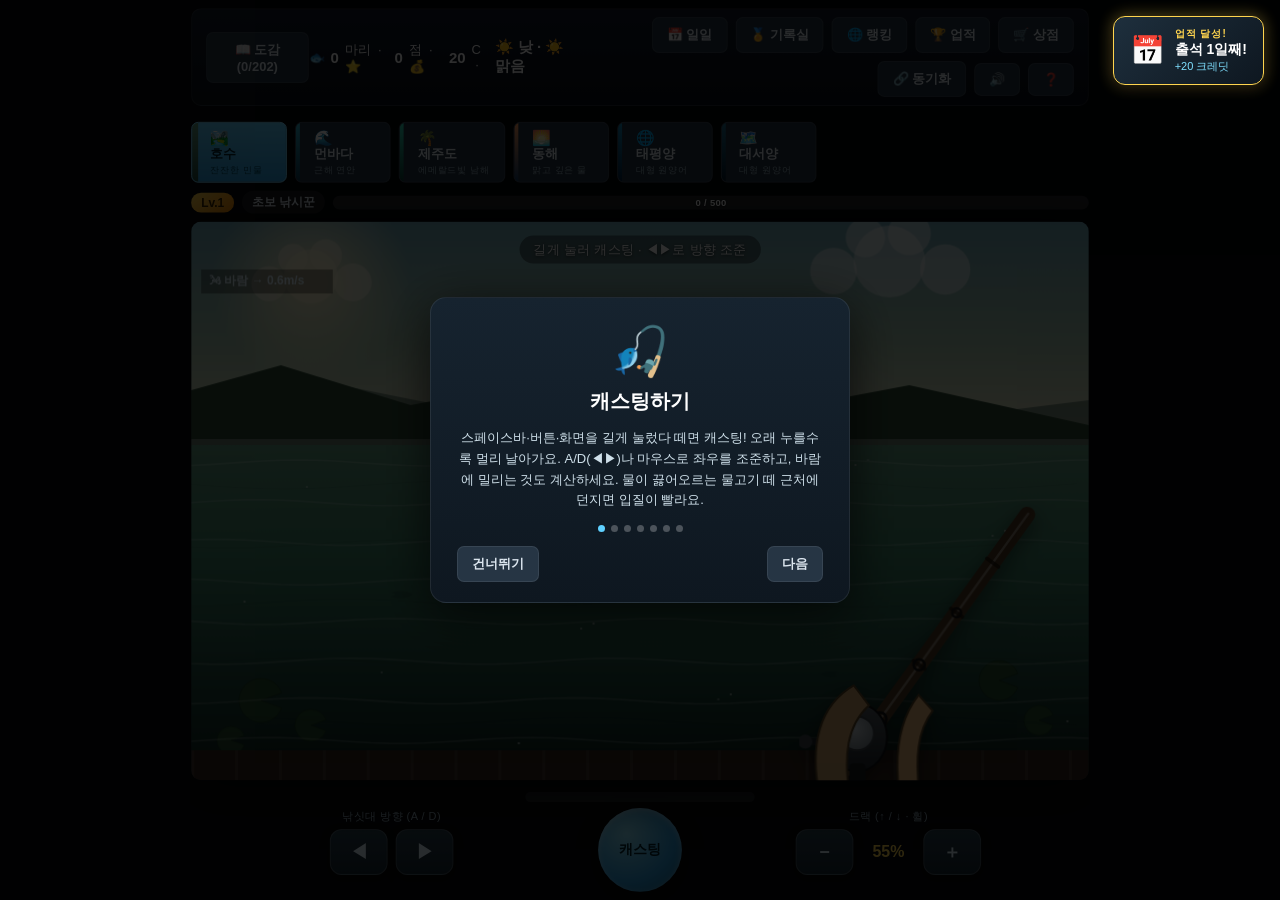
<file: index.html>
<!DOCTYPE html>
<html lang="ko">
<head>
<meta charset="UTF-8">
<meta name="viewport" content="width=device-width, initial-scale=1.0">
<title>1인칭 낚시</title>
<style>
  * { box-sizing: border-box; }
  html, body {
    margin: 0; padding: 0; height: 100%;
    background: #05070a;
    display: flex; align-items: center; justify-content: center;
    font-family: 'Segoe UI', sans-serif;
    overflow: auto;
  }
  #wrap {
    display: flex; flex-direction: column; align-items: center; gap: 8px;
    transform-origin: center center;
  }

  #topbar {
    width: 900px; display: flex; justify-content: space-between; align-items: center;
    color: #fff; background: linear-gradient(180deg, rgba(20,30,45,0.9), rgba(10,16,24,0.9));
    border: 1px solid rgba(255,255,255,0.08);
    border-radius: 10px; padding: 8px 14px;
  }
  .chip { display: flex; align-items: center; gap: 6px; font-size: 13px; }
  .chip b { font-size: 15px; }
  .btn {
    padding: 8px 14px; font-size: 13px; border: none; border-radius: 7px;
    background: #263544; color: #dce6ef; font-weight: bold; cursor: pointer;
    border: 1px solid rgba(255,255,255,0.08);
  }
  .btn:hover { background: #33475a; }
  .btn.active { background: linear-gradient(180deg,#5fd0ff,#2b9fe0); color: #00222e; border-color: #7fdcff; }
  .btn.dexTabDone { box-shadow: 0 0 0 2px #ffd54f inset; }

  #topbarActions { display: flex; align-items: center; gap: 8px; flex-wrap: wrap; justify-content: flex-end; }
  #regionBar { width: 900px; display: flex; gap: 8px; flex-wrap: wrap; }
  .regionBtn {
    display: flex; flex-direction: column; align-items: flex-start; gap: 1px;
    padding: 7px 14px 7px 18px; min-width: 96px; position: relative; overflow: hidden;
  }
  .regionBtn .rIcon { font-size: 15px; line-height: 1; }
  .regionBtn .rName { font-weight: bold; font-size: 13px; line-height: 1.3; }
  .regionBtn .rSub { font-size: 9.5px; font-weight: normal; color: #93aebd; line-height: 1.2; }
  .regionBtn.active .rSub { color: #024a63; }
  .regionBtn::before { content: ''; position: absolute; left: 0; top: 0; bottom: 0; width: 4px; transition: width 0.15s; }
  .regionBtn.active::before { width: 6px; }
  .regionBtn[data-region="lake"]::before     { background: linear-gradient(#5f9c7f,#1f4a3d); }
  .regionBtn[data-region="sea"]::before      { background: linear-gradient(#2fb0c9,#0b3a52); }
  .regionBtn[data-region="pacific"]::before  { background: linear-gradient(#1489b8,#02203f); }
  .regionBtn[data-region="atlantic"]::before { background: linear-gradient(#1f6f8f,#03192b); }
  .regionBtn[data-region="jeju"]::before     { background: linear-gradient(#2fd9b8,#0a3d33); }
  .regionBtn[data-region="eastsea"]::before  { background: linear-gradient(#ff9d5c,#123a66); }

  #statusBar { display: flex; gap: 8px; flex-wrap: wrap; align-self: flex-start; }
  .statusPill {
    display: none; align-items: center; gap: 4px;
    color: #06210f; font-weight: 900; font-size: 12px;
    padding: 4px 12px; border-radius: 20px;
  }
  #baitBadge { background: linear-gradient(135deg,#8fd6a0,#3e9e5c); box-shadow: 0 0 10px rgba(90,220,140,0.5); }
  #boosterBadge { background: linear-gradient(135deg,#ffe082,#ff8f00); box-shadow: 0 0 10px rgba(255,193,7,0.5); }
  #insuranceBadge { background: linear-gradient(135deg,#81d4fa,#0277bd); color: #fff; box-shadow: 0 0 10px rgba(79,195,247,0.5); }
  #streakBadge { background: linear-gradient(135deg,#ffab40,#dd2c00); color: #fff; box-shadow: 0 0 10px rgba(255,87,34,0.6); }

  /* ---- Shop overlay ---- */
  #shopOverlay {
    position: fixed; inset: 0; background: rgba(0,0,0,0.78);
    display: none; align-items: center; justify-content: center; z-index: 21;
  }
  #shopPanel {
    width: min(880px, 94vw); max-height: 84vh; background: linear-gradient(180deg,#16232f,#0e1720); border-radius: 14px;
    padding: 18px 20px; color: #fff; display: flex; flex-direction: column; gap: 10px;
    box-shadow: 0 10px 50px rgba(0,0,0,0.7); border: 1px solid rgba(255,255,255,0.08);
  }
  #shopPanel h2 { margin: 0; font-size: 20px; }
  #shopTabs { display: flex; gap: 8px; align-items: center; flex-wrap: wrap; }
  #shopCredits { margin-left: auto; font-weight: bold; color: #ffd54f; font-size: 14px; }
  #shopGrid {
    display: grid; grid-template-columns: repeat(auto-fill, minmax(140px, 1fr)); gap: 12px;
    overflow-y: auto; padding: 6px 2px; max-height: 56vh;
    -webkit-overflow-scrolling: touch;
  }
  .shopCard {
    background: linear-gradient(180deg,#1e2f3d,#152029); border-radius: 10px; padding: 14px 12px; text-align: center;
    display: flex; flex-direction: column; align-items: center; gap: 6px;
    border: 1px solid rgba(255,255,255,0.08);
  }
  .shopCard.equipped { border-color: #66bb6a; box-shadow: 0 0 12px -2px rgba(102,187,106,0.7); }
  .shopCard .icon { font-size: 30px; }
  .shopCard .name { font-weight: bold; font-size: 13px; }
  .shopCard .effect { font-size: 11px; color: #7fe0ff; }
  .shopCard .price { font-size: 12px; color: #ffd54f; }
  .shopCard button {
    margin-top: 4px; padding: 10px 14px; min-height: 40px; border: none; border-radius: 7px; font-weight: bold; cursor: pointer;
    background: linear-gradient(180deg,#5fd0ff,#2b9fe0); color: #00222e;
    touch-action: manipulation; width: 100%;
  }
  .shopCard button:disabled { background: #3a4750; color: #7c8890; cursor: default; }
  #shopStatus { min-height: 16px; font-size: 12px; color: #ff8a80; text-align: center; }
  #shopClose { align-self: flex-end; }

  /* ---- Level bar (mobile RPG-style progression) ---- */
  #levelBar { width: 900px; display: flex; align-items: center; gap: 8px; color: #fff; font-size: 12px; }
  .lvChip {
    background: linear-gradient(135deg,#ffd54f,#ff8f00); color: #3a2400; font-weight: 900;
    padding: 3px 10px; border-radius: 20px; white-space: nowrap;
  }
  #lvTitle {
    font-size: 12px; font-weight: bold; color: #dce6ef; background: rgba(255,255,255,0.08);
    padding: 3px 10px; border-radius: 20px; white-space: nowrap;
  }
  #prestigeBadge {
    font-size: 12px; font-weight: 900; color: #3a2400; white-space: nowrap; padding: 3px 10px; border-radius: 20px;
    background: linear-gradient(135deg,#ffe082,#ffab00); box-shadow: 0 0 10px rgba(255,171,0,0.7);
    animation: prestigeGlow 1.6s ease-in-out infinite alternate;
  }
  @keyframes prestigeGlow { from { filter: brightness(1); } to { filter: brightness(1.25); } }
  #expTrack { position: relative; flex: 1; height: 14px; background: rgba(255,255,255,0.12); border-radius: 7px; overflow: hidden; }
  #expFill { height: 100%; width: 0%; background: linear-gradient(90deg,#5fd0ff,#2b9fe0); transition: width 0.25s; }
  #expLabel {
    position: absolute; inset: 0; display: flex; align-items: center; justify-content: center;
    font-size: 9.5px; font-weight: bold; color: #fff; text-shadow: 0 1px 2px rgba(0,0,0,0.7); letter-spacing: 0.3px;
    pointer-events: none;
  }

  #stageWrap { position: relative; border-radius: 10px; overflow: hidden; box-shadow: 0 14px 46px rgba(0,0,0,0.65); }
  canvas { background: #123; display: block; }

  #msg {
    position: absolute; left: 50%; top: 14px; transform: translateX(-50%);
    color: #fff; font-size: 13px; text-align: center; padding: 5px 14px;
    background: rgba(0,0,0,0.4); border-radius: 20px; letter-spacing: 0.3px;
    text-shadow: 0 1px 3px rgba(0,0,0,0.6);
  }

  /* ---- Rod & reel rig (first-person foreground) ---- */
  #rodRig {
    position: absolute; right: -10px; bottom: -14px; width: 300px; height: 320px; pointer-events: none;
    filter: drop-shadow(0 6px 10px rgba(0,0,0,0.5));
    transform-origin: 70% 95%;
  }

  /* ---- Dex overlay ---- */
  #dexOverlay {
    position: fixed; inset: 0; background: rgba(0,0,0,0.78);
    display: none; align-items: center; justify-content: center; z-index: 20;
  }
  #dexPanel {
    width: min(880px, 94vw); max-height: 84vh; background: linear-gradient(180deg,#16232f,#0e1720); border-radius: 14px;
    padding: 18px 20px; color: #fff; display: flex; flex-direction: column; gap: 10px;
    box-shadow: 0 10px 50px rgba(0,0,0,0.7); border: 1px solid rgba(255,255,255,0.08);
  }
  #dexPanel h2 { margin: 0; font-size: 20px; letter-spacing: 0.5px; }
  #dexTabs { display: flex; gap: 8px; flex-wrap: wrap; }
  #dexGrid {
    display: grid; grid-template-columns: repeat(auto-fill, minmax(72px, 1fr)); gap: 9px;
    overflow-y: auto; padding: 6px 2px; max-height: 60vh;
  }
  .dexCard {
    background: linear-gradient(180deg,#1e2f3d,#152029); border-radius: 9px; padding: 7px 5px; text-align: center;
    display: flex; flex-direction: column; align-items: center; gap: 3px;
    border: 1px solid rgba(255,255,255,0.06);
  }
  .dexCard.caught { border-color: var(--rc, #4fc3f7); box-shadow: 0 0 10px -2px var(--rc, #4fc3f7); }
  .dexCard.bossCardMini { border-color: rgba(255,82,82,0.4); }
  .dexCard.mythicCardMini { border-color: rgba(213,0,249,0.6); box-shadow: 0 0 12px -1px rgba(213,0,249,0.55); }
  .dexCard .name { font-size: 10.3px; line-height: 1.2; min-height: 24px; }
  .dexCard .stars { font-size: 9px; letter-spacing: 1px; }
  .dexCard .mythicLabel { font-size: 7.6px; font-weight: 900; letter-spacing: 1.4px; color: #d500f9; text-shadow: 0 0 6px rgba(213,0,249,0.8); }
  .dexCard .conditionLabel { font-size: 7.6px; font-weight: bold; color: #7fe0ff; }
  .dexCard .best { font-size: 8.7px; color: #ffd54f; }
  .dexImg { display: block; margin: 0 auto; image-rendering: -webkit-optimize-contrast; }
  #dexClose { align-self: flex-end; }

  /* ---- Catch reveal (hero shot) ---- */
  #catchReveal {
    position: absolute; inset: 0; display: none; align-items: flex-end; justify-content: center;
    z-index: 16; pointer-events: none;
  }
  #catchCard {
    width: 88%; margin-bottom: 22px; background: linear-gradient(180deg, rgba(10,18,26,0.4), rgba(6,12,18,0.92));
    border-radius: 16px; padding: 14px 22px 16px; color: #fff; text-align: center;
    border: 1px solid rgba(255,255,255,0.15); backdrop-filter: blur(2px);
  }
  #catchCard.bossCard {
    border-color: #ff5252; box-shadow: 0 0 34px rgba(255,60,60,0.65);
    background: linear-gradient(180deg, rgba(46,6,6,0.55), rgba(10,2,2,0.95));
  }
  #catchCard .stars { font-size: 20px; letter-spacing: 3px; color: #ffd54f; text-shadow: 0 0 10px rgba(255,213,79,0.7); }
  #catchCard h2 { margin: 2px 0; font-size: 30px; letter-spacing: 1px; text-shadow: 0 2px 8px rgba(0,0,0,0.7); }
  #catchCard .sizeRow { font-size: 22px; color: #7fe0ff; font-weight: bold; }
  #catchCard .pointsRow { font-size: 13px; color: #ffd54f; margin-top: 2px; }
  .newTag {
    display: inline-block; background: #ff5252; color: #fff; font-size: 11px; font-weight: bold;
    padding: 2px 8px; border-radius: 10px; margin: 0 3px 4px; letter-spacing: 1px;
  }
  #trophyTag {
    display: none; background: linear-gradient(135deg,#ffd54f,#ff8f00); color: #3a2400;
    font-size: 11px; font-weight: 900; padding: 2px 10px; border-radius: 10px; margin: 0 3px 4px;
    letter-spacing: 1px; box-shadow: 0 0 10px rgba(255,193,7,0.7);
  }
  #failCard {
    width: 60%; margin-bottom: 22px; background: rgba(30,10,10,0.75); border-radius: 16px;
    padding: 14px 20px; color: #ffb3ab; text-align: center; border: 1px solid rgba(255,90,90,0.35);
    font-size: 18px; font-weight: bold; display: none;
  }

  #failCard .failHint { font-size: 12px; font-weight: normal; color: #ffe0b2; margin-top: 6px; }

  /* ---- Fight cue: telegraphs the fish's next move ---- */
  #fightCue {
    position: absolute; left: 50%; top: 27%; transform: translate(-50%,-50%);
    font-size: 25px; font-weight: 900; letter-spacing: 1px; white-space: nowrap;
    color: #fff; text-shadow: 0 0 14px var(--cue, #ff5252), 0 2px 4px rgba(0,0,0,0.8);
    display: none; z-index: 14; pointer-events: none;
  }
  #fightCue.pop { animation: cuePop 0.35s cubic-bezier(.2,1.4,.4,1); }
  @keyframes cuePop { from { transform: translate(-50%,-50%) scale(1.5); opacity: 0.2; } to { transform: translate(-50%,-50%) scale(1); opacity: 1; } }
  #levelUpPopup {
    position: absolute; left: 50%; top: 40%; transform: translate(-50%,-50%) scale(0.7);
    display: none; z-index: 22; text-align: center; pointer-events: none;
    background: radial-gradient(ellipse at center, rgba(30,20,0,0.55), rgba(10,8,0,0) 70%);
    padding: 30px 50px;
  }
  #levelUpPopup .lu1 {
    font-size: 16px; font-weight: 900; color: #ffd54f; letter-spacing: 3px;
    text-shadow: 0 0 12px rgba(255,213,79,0.8);
  }
  #levelUpPopup .lu2 {
    font-size: 44px; font-weight: 900; color: #fff; text-shadow: 0 0 20px rgba(255,213,79,0.9), 0 2px 6px rgba(0,0,0,0.8);
  }
  #levelUpPopup .lu3 {
    font-size: 18px; font-weight: bold; color: #7fe0ff; margin-top: 2px;
    text-shadow: 0 0 10px rgba(127,224,255,0.8);
  }
  #levelUpPopup .lu4 {
    font-size: 12px; color: #ffe08a; margin-top: 6px;
  }
  #levelUpPopup.show {
    display: block;
    animation: levelUpPop 2.2s cubic-bezier(.2,1,.3,1) forwards;
  }
  @keyframes levelUpPop {
    0%   { transform: translate(-50%,-50%) scale(0.5); opacity: 0; }
    12%  { transform: translate(-50%,-50%) scale(1.12); opacity: 1; }
    22%  { transform: translate(-50%,-50%) scale(1.0); opacity: 1; }
    82%  { transform: translate(-50%,-50%) scale(1.0); opacity: 1; }
    100% { transform: translate(-50%,-50%) scale(0.92); opacity: 0; }
  }

  #bossBanner {
    position: absolute; left: 0; right: 0; top: 0; display: none; z-index: 18;
    color: #fff; text-align: center; font-weight: 900; font-size: 21px; letter-spacing: 1px;
    padding: 10px; text-shadow: 0 2px 6px rgba(0,0,0,0.8);
    background: linear-gradient(180deg, rgba(170,0,0,0.85), rgba(70,0,0,0.35));
    animation: bossBannerFlash 0.55s ease-in-out infinite alternate;
  }
  @keyframes bossBannerFlash {
    from { background-color: rgba(170,0,0,0.85); }
    to   { background-color: rgba(255,45,45,0.95); }
  }
  #bossBanner.mythicBanner { animation: mythicBannerFlash 0.55s ease-in-out infinite alternate; }
  @keyframes mythicBannerFlash {
    from { background-color: rgba(90,0,140,0.85); }
    to   { background-color: rgba(213,0,249,0.95); }
  }
  #stageWrap.bossMode::after {
    content: ''; position: absolute; inset: 0; pointer-events: none;
    box-shadow: inset 0 0 90px 14px rgba(255,25,25,0.55);
    animation: bossPulse 1.1s ease-in-out infinite;
  }
  @keyframes bossPulse { 0%,100% { opacity: 0.5; } 50% { opacity: 1; } }
  #stageWrap.mythicMode::after {
    content: ''; position: absolute; inset: 0; pointer-events: none;
    box-shadow: inset 0 0 100px 16px rgba(213,0,249,0.6);
    animation: mythicPulse 0.9s ease-in-out infinite;
  }
  @keyframes mythicPulse { 0%,100% { opacity: 0.5; } 50% { opacity: 1; } }

  /* ---- Mobile-style bottom action bar ---- */
  #mobileBar { width: 900px; display: flex; align-items: center; justify-content: center; gap: 34px; padding-top: 4px; }
  .ctlGroup { display: flex; flex-direction: column; align-items: center; gap: 5px; width: 200px; }
  .ctlLabel { color: #9fb8c8; font-size: 11px; letter-spacing: 0.5px; }
  .ctlRow { display: flex; align-items: center; gap: 8px; }
  .ctlBtn {
    width: 58px; height: 46px; border-radius: 12px; border: 1px solid rgba(255,255,255,0.18); cursor: pointer;
    background: linear-gradient(180deg,#27404f,#172833); color: #dff4ff; font-size: 18px; font-weight: 900;
    user-select: none; touch-action: none; box-shadow: 0 4px 10px rgba(0,0,0,0.4);
  }
  .ctlBtn.on, .ctlBtn:active { background: linear-gradient(180deg,#3d7fa0,#1f5470); transform: scale(0.95); }
  #dragValue { min-width: 54px; text-align: center; color: #ffd54f; font-weight: 900; font-size: 16px; }
  #centerCtl { display: flex; flex-direction: column; align-items: center; gap: 6px; }
  #powerGaugeWrap { width: 230px; height: 10px; background: rgba(255,255,255,0.12); border-radius: 6px; overflow: hidden; }
  #powerFill { height: 100%; width: 0%; background: linear-gradient(90deg,#ffd54f,#ff5252); }
  #actionBtn {
    width: 84px; height: 84px; border-radius: 50%; border: none; cursor: pointer;
    background: radial-gradient(circle at 34% 30%, #8fe6ff, #2b9fe0 60%, #146a92);
    color: #00222e; font-weight: 900; font-size: 14px;
    box-shadow: 0 8px 20px rgba(0,0,0,0.5), inset 0 2px 6px rgba(255,255,255,0.45);
    user-select: none; touch-action: none;
  }
  #actionBtn:active { transform: scale(0.94); }

  /* ---- Cloud sync (code-based, no login) ---- */
  #syncOverlay {
    position: fixed; inset: 0; background: rgba(0,0,0,0.78);
    display: none; align-items: center; justify-content: center; z-index: 25;
  }
  #syncPanel {
    width: min(420px, 90vw); background: linear-gradient(180deg,#16232f,#0e1720); border-radius: 14px;
    padding: 20px 22px; color: #fff; display: flex; flex-direction: column; gap: 12px;
    box-shadow: 0 10px 50px rgba(0,0,0,0.7); border: 1px solid rgba(255,255,255,0.08);
  }
  #syncPanel h2 { margin: 0; font-size: 18px; }
  #syncPanel p { margin: 0; font-size: 12px; color: #9db0c0; line-height: 1.5; }
  #syncCodeBox {
    display: flex; align-items: center; gap: 8px; background: rgba(255,255,255,0.06);
    border-radius: 8px; padding: 10px 12px; font-size: 18px; font-weight: 900; letter-spacing: 2px;
    justify-content: space-between;
  }
  #syncInputRow { display: flex; gap: 8px; }
  #syncInputRow input {
    flex: 1; padding: 8px 10px; border-radius: 7px; border: 1px solid rgba(255,255,255,0.15);
    background: rgba(255,255,255,0.06); color: #fff; font-size: 14px; letter-spacing: 1px;
  }
  #syncStatus { font-size: 12px; color: #7fe0ff; min-height: 16px; }
  #syncClose { align-self: flex-end; }

  /* ---- Achievements ---- */
  #achOverlay {
    position: fixed; inset: 0; background: rgba(0,0,0,0.78);
    display: none; align-items: center; justify-content: center; z-index: 21;
  }
  #achPanel {
    width: min(880px, 94vw); max-height: 84vh; background: linear-gradient(180deg,#16232f,#0e1720); border-radius: 14px;
    padding: 18px 20px; color: #fff; display: flex; flex-direction: column; gap: 10px;
    box-shadow: 0 10px 50px rgba(0,0,0,0.7); border: 1px solid rgba(255,255,255,0.08);
  }
  #achPanel h2 { margin: 0; font-size: 20px; }
  #achGrid {
    display: grid; grid-template-columns: repeat(auto-fill, minmax(120px, 1fr)); gap: 10px;
    overflow-y: auto; padding: 6px 2px; max-height: 60vh;
  }
  .achCard {
    background: linear-gradient(180deg,#1e2f3d,#152029); border-radius: 10px; padding: 12px 10px; text-align: center;
    display: flex; flex-direction: column; align-items: center; gap: 4px;
    border: 1px solid rgba(255,255,255,0.06); opacity: 0.55;
  }
  .achCard.unlocked { opacity: 1; border-color: #ffd54f; box-shadow: 0 0 10px -2px rgba(255,213,79,0.6); }
  .achCard .icon { font-size: 26px; }
  .achCard .name { font-size: 12px; font-weight: bold; }
  .achCard .desc { font-size: 10.5px; color: #9db0c0; }
  .achCard .reward { font-size: 10.5px; color: #ffd54f; font-weight: bold; }

  /* ---- Daily quests ---- */
  #dailyOverlay {
    position: fixed; inset: 0; background: rgba(0,0,0,0.78);
    display: none; align-items: center; justify-content: center; z-index: 21;
  }
  #dailyPanel {
    width: min(460px, 92vw); background: linear-gradient(180deg,#16232f,#0e1720); border-radius: 14px;
    padding: 18px 20px; color: #fff; display: flex; flex-direction: column; gap: 10px;
    box-shadow: 0 10px 50px rgba(0,0,0,0.7); border: 1px solid rgba(255,255,255,0.08);
  }
  #dailyPanel h2 { margin: 0; font-size: 20px; }
  #dailyStreak { font-size: 13px; color: #ffb74d; font-weight: bold; }
  #dailyGrid { display: flex; flex-direction: column; gap: 10px; }
  .dailyCard {
    background: linear-gradient(180deg,#1e2f3d,#152029); border-radius: 10px; padding: 12px 14px;
    border: 1px solid rgba(255,255,255,0.08); display: flex; flex-direction: column; gap: 6px;
  }
  .dailyCard.done { border-color: #66bb6a; box-shadow: 0 0 10px -2px rgba(102,187,106,0.6); }
  .dailyCard .qname { font-size: 13px; font-weight: bold; }
  .dailyCard .qbarTrack { height: 8px; background: rgba(255,255,255,0.1); border-radius: 5px; overflow: hidden; }
  .dailyCard .qbarFill { height: 100%; background: linear-gradient(90deg,#5fd0ff,#2b9fe0); }
  .dailyCard.done .qbarFill { background: linear-gradient(90deg,#8fe0a0,#4caf50); }
  .dailyCard .qmeta { font-size: 11px; color: #9db0c0; }

  /* ---- Hall of fame ---- */
  #recordsOverlay {
    position: fixed; inset: 0; background: rgba(0,0,0,0.78);
    display: none; align-items: center; justify-content: center; z-index: 21;
  }
  #recordsPanel {
    width: min(560px, 92vw); max-height: 84vh; background: linear-gradient(180deg,#16232f,#0e1720); border-radius: 14px;
    padding: 18px 20px; color: #fff; display: flex; flex-direction: column; gap: 10px;
    box-shadow: 0 10px 50px rgba(0,0,0,0.7); border: 1px solid rgba(255,255,255,0.08);
  }
  #recordsPanel h2 { margin: 0; font-size: 20px; }
  .recordsSub { margin: 0; font-size: 12px; color: #9db0c0; }
  #recordsList { display: flex; flex-direction: column; gap: 4px; overflow-y: auto; max-height: 56vh; }
  .recordRow {
    display: grid; grid-template-columns: 34px 1fr 90px 64px 56px; gap: 8px; align-items: center;
    padding: 8px 10px; border-radius: 8px; font-size: 12.5px;
  }
  .recordRow:nth-child(odd) { background: rgba(255,255,255,0.03); }
  .rrank { font-size: 15px; text-align: center; }
  .rname { font-weight: bold; }
  .rsize { font-variant-numeric: tabular-nums; color: #7fe0ff; font-weight: bold; }
  .rcount { color: #9db0c0; text-align: right; }
  .recordEmpty { font-size: 13px; color: #9db0c0; text-align: center; padding: 20px 0; }

  #achToast {
    position: fixed; top: 16px; right: 16px; z-index: 40;
    display: flex; align-items: center; gap: 10px;
    background: linear-gradient(135deg,#1e2f3d,#0e1720); border: 1px solid #ffd54f; border-radius: 12px;
    padding: 10px 16px; box-shadow: 0 8px 24px rgba(0,0,0,0.5), 0 0 16px rgba(255,213,79,0.4);
    transform: translateX(140%); transition: transform 0.4s cubic-bezier(.2,.9,.3,1);
  }
  #achToast.show { transform: translateX(0); }
  #achToast .icon { font-size: 28px; }
  #achToast .label { font-size: 10px; color: #ffd54f; font-weight: 900; letter-spacing: 1px; }
  #achToast .name { font-size: 14px; color: #fff; font-weight: bold; }
  #achToast .reward { font-size: 11px; color: #7fe0ff; }

  /* ---- Global ranking ---- */
  #rankOverlay {
    position: fixed; inset: 0; background: rgba(0,0,0,0.78);
    display: none; align-items: center; justify-content: center; z-index: 21;
  }
  #rankPanel {
    width: min(560px, 92vw); max-height: 84vh; background: linear-gradient(180deg,#16232f,#0e1720); border-radius: 14px;
    padding: 18px 20px; color: #fff; display: flex; flex-direction: column; gap: 10px;
    box-shadow: 0 10px 50px rgba(0,0,0,0.7); border: 1px solid rgba(255,255,255,0.08);
  }
  #rankPanel h2 { margin: 0; font-size: 20px; }
  #rankNickRow { display: flex; gap: 8px; }
  #rankNickRow input {
    flex: 1; padding: 8px 10px; border-radius: 7px; border: 1px solid rgba(255,255,255,0.15);
    background: rgba(255,255,255,0.06); color: #fff; font-size: 13px;
  }
  #rankList { display: flex; flex-direction: column; gap: 4px; overflow-y: auto; max-height: 50vh; }
  .rankRow {
    display: grid; grid-template-columns: 34px 1fr 76px 70px; gap: 8px; align-items: center;
    padding: 8px 10px; border-radius: 8px; font-size: 12.5px;
  }
  .rankRow:nth-child(odd) { background: rgba(255,255,255,0.03); }
  .rankRow.me { border: 1px solid #5fd0ff; box-shadow: 0 0 10px -2px rgba(95,208,255,0.6); }
  #rankStatus { font-size: 12px; color: #7fe0ff; min-height: 16px; text-align: center; }

  /* ---- Tutorial ---- */
  #tutorialOverlay {
    position: fixed; inset: 0; background: rgba(0,0,0,0.82);
    display: none; align-items: center; justify-content: center; z-index: 30;
  }
  #tutorialPanel {
    width: min(420px, 90vw); background: linear-gradient(180deg,#16232f,#0e1720); border-radius: 16px;
    padding: 26px 26px 20px; color: #fff; text-align: center;
    box-shadow: 0 10px 50px rgba(0,0,0,0.7); border: 1px solid rgba(255,255,255,0.08);
  }
  .tutIcon { font-size: 48px; margin-bottom: 8px; }
  .tutTitle { margin: 0 0 8px; font-size: 20px; }
  .tutText { font-size: 13px; color: #cfe0ea; line-height: 1.6; min-height: 80px; }
  #tutorialDots { display: flex; justify-content: center; gap: 6px; margin: 14px 0; }
  .tutDot { width: 7px; height: 7px; border-radius: 50%; background: rgba(255,255,255,0.25); }
  .tutDot.active { background: #5fd0ff; }
  #tutorialNav { display: flex; justify-content: space-between; gap: 8px; }
  #tutorialNav #tutNext { margin-left: auto; }
</style>
</head>
<body>
<div id="wrap">
  <div id="topbar">
    <button class="btn" id="dexBtn">📖 도감 (<span id="dexCountTop">0</span>/<span id="dexTotalCount">80</span>)</button>
    <div class="chip">🐟 <b id="totalCatches">0</b>마리 &nbsp;·&nbsp; ⭐ <b id="totalScore">0</b>점 &nbsp;·&nbsp; 💰 <b id="creditsNum">0</b>C &nbsp;·&nbsp; <b id="envLabel">☀️ 낮 · 맑음</b></div>
    <div id="topbarActions">
      <button class="btn" id="dailyBtn">📅 일일</button>
      <button class="btn" id="recordsBtn">🏅 기록실</button>
      <button class="btn" id="rankBtn">🌐 랭킹</button>
      <button class="btn" id="achBtn">🏆 업적</button>
      <button class="btn" id="shopBtn">🛒 상점</button>
      <button class="btn" id="syncBtn">🔗 동기화</button>
      <button class="btn" id="soundBtn">🔊</button>
      <button class="btn" id="helpBtn">❓</button>
    </div>
  </div>

  <div id="statusBar">
    <div id="streakBadge" class="statusPill"></div>
    <div id="baitBadge" class="statusPill"></div>
    <div id="boosterBadge" class="statusPill"></div>
    <div id="insuranceBadge" class="statusPill"></div>
  </div>

  <div id="regionBar">
    <button class="btn regionBtn active" data-region="lake"><span class="rIcon">🏞️</span><span class="rName">호수</span><span class="rSub">잔잔한 민물</span></button>
    <button class="btn regionBtn" data-region="sea"><span class="rIcon">🌊</span><span class="rName">먼바다</span><span class="rSub">근해 연안</span></button>
    <button class="btn regionBtn" data-region="jeju"><span class="rIcon">🌴</span><span class="rName">제주도</span><span class="rSub">에메랄드빛 남해</span></button>
    <button class="btn regionBtn" data-region="eastsea"><span class="rIcon">🌅</span><span class="rName">동해</span><span class="rSub">맑고 깊은 물</span></button>
    <button class="btn regionBtn" data-region="pacific"><span class="rIcon">🌐</span><span class="rName">태평양</span><span class="rSub">대형 원양어</span></button>
    <button class="btn regionBtn" data-region="atlantic"><span class="rIcon">🗺️</span><span class="rName">대서양</span><span class="rSub">대형 원양어</span></button>
  </div>

  <div id="levelBar">
    <div class="lvChip">Lv.<span id="lvNum">1</span></div>
    <div id="lvTitle">초보 낚시꾼</div>
    <div id="prestigeBadge" style="display:none;">👑 낚시의 신</div>
    <div id="expTrack"><div id="expFill"></div><div id="expLabel">0 / 500</div></div>
  </div>

  <div id="stageWrap">
    <canvas id="game" width="900" height="560"></canvas>
    <div id="msg">길게 눌러 캐스팅 · ◀▶로 방향 조준</div>
    <div id="fightCue"></div>
    <div id="bossBanner">⚠️ 초대형 어종 출현 ⚠️</div>
    <div id="levelUpPopup">
      <div class="lu1">LEVEL UP</div>
      <div class="lu2">Lv.<span id="luNum">2</span></div>
      <div class="lu3" id="luTitle">낚시에 맛 들인 사람</div>
      <div class="lu4" id="luBuff">물고기 힘 -1% · 체력 소모 +1% · 릴 속도 +1%</div>
    </div>

    <div id="catchReveal">
      <div id="catchCard">
        <div id="newTag" class="newTag" style="display:none;">NEW!</div>
        <div id="trophyTag">★ 대물 ★</div>
        <div class="stars" id="popStars">★★★☆☆</div>
        <h2 id="popName">이름</h2>
        <div class="sizeRow" id="popSize">32.4cm</div>
        <div class="pointsRow" id="popPoints">+120점</div>
      </div>
      <div id="failCard"></div>
    </div>

    <svg id="rodRig" viewBox="0 0 300 320" xmlns="http://www.w3.org/2000/svg">
      <defs>
        <linearGradient id="rodBlank" x1="0" y1="0" x2="1" y2="1">
          <stop offset="0" stop-color="#3a2a1a"/>
          <stop offset="1" stop-color="#7a5a34"/>
        </linearGradient>
        <linearGradient id="reelBody" x1="0" y1="0" x2="0" y2="1">
          <stop offset="0" stop-color="#565f66"/>
          <stop offset="1" stop-color="#20262b"/>
        </linearGradient>
        <radialGradient id="spoolGrad" cx="0.4" cy="0.35" r="0.7">
          <stop offset="0" stop-color="#c9d3d8"/>
          <stop offset="1" stop-color="#7c8890"/>
        </radialGradient>
      </defs>
      <path class="rodCurve" d="M40 300 Q144.5 157 230 40" fill="none" stroke="url(#rodBlank)" stroke-width="16" stroke-linecap="round"/>
      <path class="rodCurve" d="M40 300 Q144.5 157 230 40" fill="none" stroke="#241a10" stroke-width="16" stroke-linecap="round" opacity="0.18"/>
      <path class="rodCurve" d="M40 300 Q144.5 157 230 40" fill="none" stroke="rgba(255,255,255,0.35)" stroke-width="2.4" stroke-linecap="round" transform="translate(1,-1)"/>
      <g id="rodWraps" stroke="#1c130a" stroke-width="4" stroke-linecap="round" opacity="0.75">
        <line/><line/><line/><line/>
      </g>
      <g id="rodRings" fill="none" stroke="#111">
        <circle r="4.5" stroke-width="2.4"/>
        <circle r="5.5" stroke-width="2.6"/>
        <circle r="6.5" stroke-width="2.8"/>
      </g>
      <g transform="translate(58,262)">
        <ellipse cx="0" cy="0" rx="30" ry="34" fill="url(#reelBody)" stroke="#0c0f12" stroke-width="2"/>
        <circle cx="0" cy="-4" r="17" fill="url(#spoolGrad)" stroke="#3d454b" stroke-width="2"/>
        <line x1="-30" y1="4" x2="-52" y2="4" stroke="#20262b" stroke-width="7" stroke-linecap="round"/>
        <circle cx="-52" cy="4" r="7" fill="#3d454b"/>
        <rect x="-8" y="26" width="16" height="26" rx="4" fill="#171b1e"/>
      </g>
      <path d="M20 320 C10 270,20 230,55 210 L70 230 C48 250,44 280,50 320 Z" fill="#caa06a" stroke="#5c4626" stroke-width="2"/>
      <path d="M100 320 C95 280,100 245,120 220 L134 236 C118 256,116 285,120 320 Z" fill="#e8b57a" stroke="#5c4626" stroke-width="2"/>
      <g id="skinDeco"></g>
    </svg>
  </div>

  <div id="mobileBar">
    <div class="ctlGroup">
      <div class="ctlLabel">낚싯대 방향 (A / D)</div>
      <div class="ctlRow">
        <button class="ctlBtn" id="rodLeftBtn">◀</button>
        <button class="ctlBtn" id="rodRightBtn">▶</button>
      </div>
    </div>
    <div id="centerCtl">
      <div id="powerGaugeWrap"><div id="powerFill"></div></div>
      <button id="actionBtn">캐스팅</button>
    </div>
    <div class="ctlGroup">
      <div class="ctlLabel">드랙 (↑ / ↓ · 휠)</div>
      <div class="ctlRow">
        <button class="ctlBtn" id="dragDownBtn">−</button>
        <div id="dragValue">55%</div>
        <button class="ctlBtn" id="dragUpBtn">＋</button>
      </div>
    </div>
  </div>
</div>

<div id="dexOverlay">
  <div id="dexPanel">
    <h2>물고기 도감</h2>
    <div id="dexTabs">
      <button class="btn active" id="tabLake">호수 (<span id="tabLakeCount">0</span>)</button>
      <button class="btn" id="tabSea">먼바다 (<span id="tabSeaCount">0</span>)</button>
      <button class="btn" id="tabJeju">제주도 (<span id="tabJejuCount">0</span>)</button>
      <button class="btn" id="tabEastsea">동해 (<span id="tabEastseaCount">0</span>)</button>
      <button class="btn" id="tabPacific">태평양 (<span id="tabPacificCount">0</span>)</button>
      <button class="btn" id="tabAtlantic">대서양 (<span id="tabAtlanticCount">0</span>)</button>
      <button class="btn" id="tabSpecial">특수 (<span id="tabSpecialCount">0</span>)</button>
      <button class="btn" id="dexClose" style="margin-left:auto;">닫기</button>
    </div>
    <div id="dexGrid"></div>
  </div>
</div>

<div id="shopOverlay">
  <div id="shopPanel">
    <h2>🛒 낚시 상점</h2>
    <div id="shopTabs">
      <button class="btn active" id="shopTabSell">🐟 판매</button>
      <button class="btn" id="shopTabReel">🎣 릴</button>
      <button class="btn" id="shopTabRod">🎋 낚싯대</button>
      <button class="btn" id="shopTabLine">🧵 낚싯줄</button>
      <button class="btn" id="shopTabSkin">🎨 스킨</button>
      <button class="btn" id="shopTabBait">🪱 미끼</button>
      <button class="btn" id="shopTabBooster">🎒 소모품</button>
      <div id="shopCredits">💰 <span id="shopCreditsNum">0</span> 크레딧</div>
    </div>
    <div id="shopGrid"></div>
    <div id="shopStatus"></div>
    <button class="btn" id="shopClose" style="align-self:flex-end;">닫기</button>
  </div>
</div>

<div id="achOverlay">
  <div id="achPanel">
    <h2>🏆 업적</h2>
    <div id="achGrid"></div>
    <button class="btn" id="achClose" style="align-self:flex-end;">닫기</button>
  </div>
</div>

<div id="dailyOverlay">
  <div id="dailyPanel">
    <h2>📅 일일 퀘스트</h2>
    <div id="dailyStreak">🔥 연속 접속 1일째</div>
    <div id="dailyGrid"></div>
    <button class="btn" id="dailyClose" style="align-self:flex-end;">닫기</button>
  </div>
</div>

<div id="recordsOverlay">
  <div id="recordsPanel">
    <h2>🏅 명예의 전당</h2>
    <p class="recordsSub">역대 잡은 개체 중 크기 상위 12마리</p>
    <div id="recordsList"></div>
    <button class="btn" id="recordsClose" style="align-self:flex-end;">닫기</button>
  </div>
</div>

<div id="rankOverlay">
  <div id="rankPanel">
    <h2>🌐 글로벌 랭킹</h2>
    <div id="rankNickRow">
      <input id="rankNickInput" type="text" placeholder="닉네임 설정 (선택, 랭킹에 표시됨)" maxlength="12">
      <button class="btn" id="rankNickSave">저장</button>
    </div>
    <p class="recordsSub">전체 낚시꾼 중 점수 상위 50명</p>
    <div id="rankList"></div>
    <div id="rankStatus"></div>
    <button class="btn" id="rankClose" style="align-self:flex-end;">닫기</button>
  </div>
</div>

<div id="achToast">
  <div class="icon" id="achToastIcon">🏆</div>
  <div class="info">
    <div class="label">업적 달성!</div>
    <div class="name" id="achToastName">첫 손맛</div>
    <div class="reward" id="achToastReward">+20 크레딧</div>
  </div>
</div>

<div id="tutorialOverlay">
  <div id="tutorialPanel">
    <div class="tutIcon" id="tutIcon">🎣</div>
    <h2 class="tutTitle" id="tutTitle">캐스팅하기</h2>
    <p class="tutText" id="tutText"></p>
    <div id="tutorialDots"></div>
    <div id="tutorialNav">
      <button class="btn" id="tutSkip">건너뛰기</button>
      <button class="btn" id="tutPrev">이전</button>
      <button class="btn" id="tutNext">다음</button>
    </div>
  </div>
</div>

<div id="syncOverlay">
  <div id="syncPanel">
    <h2>🔗 기록 동기화</h2>
    <p>이 코드를 입력하면 어느 기기·브라우저에서든 같은 도감·점수를 이어서 볼 수 있어요. 코드를 잃어버리면 기록도 잃어버리니 꼭 저장해두세요. 같은 코드를 쓰는 기기는 앱을 열 때마다 자동으로 비교해서, 레벨·도감·장비 등 진행 상황이 더 앞서 있는 쪽으로 항상 맞춰져요 (최근에 저장한 쪽이 아니라 더 많이 진행된 쪽이 우선).</p>
    <div id="syncCodeBox">
      <span id="syncCodeText">----------</span>
      <button class="btn" id="syncCopyBtn">복사</button>
    </div>
    <div id="syncInputRow">
      <input id="syncInput" type="text" placeholder="다른 기기의 코드를 입력하세요">
      <button class="btn" id="syncLoadBtn">불러오기</button>
    </div>
    <div id="syncStatus"></div>
    <button class="btn" id="syncClose">닫기</button>
  </div>
</div>

<script>
/* =========================================================
   Responsive scale: shrink the whole 900px-wide game as one unit
   so it fits narrow phone screens without any element wrapping/overflowing.
========================================================= */
function applyResponsiveScale() {
  const wrap = document.getElementById('wrap');
  wrap.style.transform = '';
  const rect = wrap.getBoundingClientRect();
  const naturalW = rect.width || 900;
  const naturalH = rect.height || 780;
  const scaleW = (window.innerWidth - 16) / naturalW;
  const scaleH = (window.innerHeight - 16) / naturalH;
  const scale = Math.max(0.4, Math.min(1, scaleW, scaleH));
  wrap.style.transform = scale < 0.999 ? `scale(${scale})` : '';
}
window.addEventListener('resize', applyResponsiveScale);
applyResponsiveScale();
setTimeout(applyResponsiveScale, 200);

/* =========================================================
   Fish database: [name, rarity, minLen, maxLen, bodyType, colorKey, pattern?, whiskers?]
========================================================= */
const LAKE_FISH = [
  ["붕어","common",15,35,"oval","gold"],
  ["잉어","common",30,70,"oval","copper"],
  ["피라미","common",8,15,"torpedo","silver"],
  ["갈겨니","common",10,20,"torpedo","silver"],
  ["참붕어","common",6,12,"oval","gold"],
  ["버들치","common",8,16,"torpedo","olive"],
  ["돌고기","common",8,15,"torpedo","sand"],
  ["모래무지","common",10,18,"slender","sand"],
  ["몰개","common",6,12,"torpedo","silver"],
  ["줄몰개","common",6,11,"torpedo","silver"],
  ["각시붕어","common",5,8,"oval","rose"],
  ["납자루","common",6,10,"oval","rose"],
  ["왜몰개","common",5,9,"torpedo","silver"],
  ["참마자","common",12,22,"slender","sand"],
  ["미꾸리","common",8,15,"slender","ink"],
  ["미꾸라지","common",10,20,"slender","ink"],
  ["떡붕어","common",20,40,"oval","gold"],
  ["퉁가리","common",6,12,"spiny","sand",null,true],
  ["배가사리","common",8,15,"slender","sand"],
  ["칼납자루","common",5,9,"oval","rose"],
  ["메기","uncommon",30,60,"slender","charcoal",null,true],
  ["동자개(빠가사리)","uncommon",15,30,"slender","sand",null,true],
  ["블루길","uncommon",10,25,"oval","teal"],
  ["큰입배스","uncommon",20,45,"oval","olive"],
  ["향어","uncommon",30,55,"oval","copper"],
  ["끄리","uncommon",20,40,"torpedo","silver"],
  ["강준치","uncommon",25,45,"torpedo","silver"],
  ["누치","uncommon",25,50,"torpedo","sand"],
  ["자가사리","uncommon",8,15,"spiny","charcoal",null,true],
  ["얼룩동사리","uncommon",10,20,"spiny","olive","spots"],
  ["꺽지","uncommon",12,22,"spiny","olive"],
  ["꺽저기","uncommon",8,15,"spiny","olive"],
  ["어름치","uncommon",15,30,"torpedo","silver","spots"],
  ["눈동자개","uncommon",15,25,"slender","charcoal",null,true],
  ["대농갱이","uncommon",20,35,"slender","sand",null,true],
  ["쏘가리","rare",25,55,"spiny","sand","spots"],
  ["뱀장어","rare",40,90,"slender","ink"],
  ["은어","rare",15,30,"torpedo","silver"],
  ["산천어","rare",20,35,"torpedo","olive","spots"],
  ["열목어","rare",30,60,"torpedo","olive","spots"],
  ["무지개송어","rare",25,50,"torpedo","rose","lateral"],
  ["눈불개","rare",20,35,"oval","copper"],
  ["가물치","rare",40,85,"slender","charcoal","spots"],
  ["쉬리","rare",8,15,"torpedo","rose","lateral"],
  ["감돌고기","rare",10,18,"torpedo","olive"],
  ["자라","legendary",20,45,"turtle","olive"],
  ["초어","legendary",50,100,"oval","olive"],
  ["백련어(대두어)","legendary",50,110,"oval","silver"],
  ["미유기","legendary",15,28,"slender","charcoal",null,true],
  ["미호종개","legendary",8,15,"slender","sand"],
  ["다슬기","common",2,4,"shell","olive"],
  ["재첩","common",2,4,"shell","sand"],
  ["민물새우","common",3,6,"shrimp","sand"],
  ["참게","uncommon",5,10,"crab","olive"],
  ["민물해파리","legendary",1,3,"jellyfish","teal"],
  ["칠성장어","rare",30,60,"slender","ink",null,false,{night:true}],
];

const SEA_FISH = [
  ["전어","common",12,25,"torpedo","silver"],
  ["학공치","common",20,35,"slender","silver"],
  ["청어","common",20,30,"torpedo","bluesteel"],
  ["정어리","common",10,20,"torpedo","bluesteel"],
  ["멸치","common",5,12,"torpedo","silver"],
  ["망상어","common",15,25,"oval","rose"],
  ["쥐치","common",15,25,"oval","sand"],
  ["도루묵","common",15,25,"slender","silver"],
  ["볼락","common",15,30,"spiny","deepBlue"],
  ["열기(불볼락)","common",15,28,"spiny","crimson"],
  ["노래미","common",20,35,"slender","olive"],
  ["쥐노래미","common",20,35,"slender","olive"],
  ["가자미","common",20,35,"flat","sand"],
  ["도다리","common",18,30,"flat","sand"],
  ["양태","common",25,45,"flat","sand"],
  ["서대","common",20,35,"flat","sand"],
  ["용치놀래기","common",15,25,"oval","teal"],
  ["문치가자미","common",20,35,"flat","sand"],
  ["삼세기","common",15,25,"spiny","charcoal"],
  ["임연수어","common",25,45,"torpedo","olive","backwave"],
  ["고등어","uncommon",25,45,"torpedo","bluesteel","backwave"],
  ["전갱이","uncommon",20,40,"torpedo","silver","lateral"],
  ["삼치","uncommon",40,80,"torpedo","bluesteel","spots"],
  ["감성돔","uncommon",25,45,"oval","charcoal"],
  ["벤자리","uncommon",20,35,"oval","sand","stripesV"],
  ["조피볼락(우럭)","uncommon",25,45,"spiny","charcoal"],
  ["넙치(광어)","uncommon",30,60,"flat","sand"],
  ["갈치","uncommon",50,100,"slender","silver"],
  ["쭈꾸미","uncommon",10,20,"squid","ink"],
  ["오징어","uncommon",20,35,"squid","silver"],
  ["한치","uncommon",20,35,"squid","silver"],
  ["꽃게","uncommon",10,20,"crab","sunsetOrange"],
  ["병어","uncommon",20,35,"oval","silver"],
  ["참조기","uncommon",15,30,"oval","gold"],
  ["부세","uncommon",20,40,"oval","gold"],
  ["참돔","rare",35,70,"oval","rose","spots"],
  ["돌돔","rare",30,60,"oval","charcoal","stripesV"],
  ["벵에돔","rare",30,55,"oval","charcoal"],
  ["농어","rare",40,80,"torpedo","silver","spots"],
  ["숭어","rare",30,60,"torpedo","silver"],
  ["대구","rare",50,90,"torpedo","sand","spots"],
  ["흑돔","rare",30,55,"oval","charcoal"],
  ["아귀","rare",40,80,"flat","charcoal","spots"],
  ["민어","rare",40,80,"oval","sand"],
  ["능성어","rare",40,80,"oval","charcoal","spots"],
  ["방어","legendary",60,130,"torpedo","deepBlue","lateral"],
  ["부시리","legendary",60,120,"torpedo","deepBlue","lateral"],
  ["자바리(다금바리)","legendary",50,100,"oval","charcoal","spots"],
  ["옥돔","legendary",25,45,"oval","rose"],
  ["보리새우","common",8,14,"shrimp","sand"],
  ["대하","uncommon",15,22,"shrimp","sunsetOrange"],
  ["소라","common",5,10,"shell","sand"],
  ["전복","rare",8,15,"shell","olive"],
  ["보름달물해파리","uncommon",20,40,"jellyfish","silver"],
  ["대게","rare",15,25,"crab","crimson"],
  ["안개서대","uncommon",20,35,"flat","sand",null,false,{weather:'fog'}],
];

/* ----- Open-ocean regions: large pelagic species reflecting real ecosystems ----- */
const PACIFIC_FISH = [
  ["황다랑어","common",60,120,"torpedo","bluesteel","lateral"],
  ["몽치다래","common",40,70,"torpedo","bluesteel","backwave"],
  ["물치다래","common",25,45,"torpedo","bluesteel"],
  ["태평양날치","common",20,35,"slender","silver"],
  ["갈고등어","common",25,42,"torpedo","bluesteel","backwave"],
  ["점다랑어","uncommon",70,140,"torpedo","deepBlue","spots"],
  ["태평양날개다랑어","uncommon",50,90,"torpedo","bluesteel","backwave"],
  ["만새기","uncommon",60,100,"oval","sunsetOrange","lateral"],
  ["샛돔","uncommon",30,50,"oval","silver"],
  ["백새치","uncommon",120,220,"slender","silver","lateral"],
  ["태평양청새치","rare",150,260,"slender","deepBlue","lateral"],
  ["황새치","rare",180,300,"slender","charcoal","lateral"],
  ["흑새치","rare",220,400,"slender","charcoal","lateral"],
  ["대왕쥐가오리","legendary",250,500,"flat","charcoal"],
  ["개복치","legendary",100,250,"oval","silver","spots"],
  ["훔볼트오징어","uncommon",40,80,"squid","charcoal"],
  ["킹크랩","rare",20,35,"crab","crimson"],
  ["앵무조개","rare",15,25,"shell","sand"],
  ["태평양보름달해파리","common",25,45,"jellyfish","silver"],
  ["대왕조개","legendary",100,140,"shell","teal"],
  ["야광오징어","rare",30,55,"squid","teal",null,false,{night:true}],
];

const ATLANTIC_FISH = [
  ["대서양고등어","common",25,42,"torpedo","bluesteel","backwave"],
  ["대서양청어","common",20,35,"torpedo","bluesteel"],
  ["대서양날치","common",20,35,"slender","silver"],
  ["대서양전갱이","common",25,45,"torpedo","silver","lateral"],
  ["대서양정어리","common",15,25,"torpedo","bluesteel"],
  ["대서양참다랑어","uncommon",100,200,"torpedo","deepBlue","lateral"],
  ["대서양날개다랑어","uncommon",50,90,"torpedo","bluesteel","backwave"],
  ["대서양은대구","uncommon",40,70,"slender","silver"],
  ["대서양연어","uncommon",50,90,"torpedo","rose","lateral"],
  ["대서양성대","uncommon",20,35,"spiny","sand"],
  ["대서양청새치","rare",150,260,"slender","deepBlue","lateral"],
  ["대서양백새치","rare",120,220,"slender","silver","lateral"],
  ["대서양황새치","rare",180,300,"slender","charcoal","lateral"],
  ["대서양쥐가오리","legendary",200,400,"flat","charcoal"],
  ["대서양그린란드상어","legendary",300,500,"shark","charcoal"],
  ["대서양가리비","common",8,15,"shell","rose"],
  ["대서양홍합","common",5,10,"shell","charcoal"],
  ["대서양대게","uncommon",15,25,"crab","crimson"],
  ["대서양랍스터","rare",20,40,"shrimp","crimson"],
  ["사자갈기해파리","legendary",50,100,"jellyfish","crimson"],
  ["유령가오리","rare",40,80,"flat","charcoal",null,false,{weather:'rain'}],
];

/* ----- Jeju: warm subtropical coastal ecosystem, volcanic reefs ----- */
const JEJU_FISH = [
  ["자리돔","common",8,15,"torpedo","teal"],
  ["노랑자리돔","common",6,12,"torpedo","gold"],
  ["세줄얼게비늘","common",10,18,"torpedo","silver"],
  ["어랭놀래기","common",12,20,"oval","teal"],
  ["파랑돔","common",6,10,"oval","deepBlue"],
  ["오분자기","common",3,6,"shell","olive"],
  ["혹돔","uncommon",30,60,"oval","crimson"],
  ["쏨뱅이","uncommon",15,28,"spiny","charcoal","spots"],
  ["붉벤자리","uncommon",15,25,"oval","crimson","stripesV"],
  ["보말고둥","uncommon",3,6,"shell","sand"],
  ["갯가재","uncommon",8,14,"shrimp","olive"],
  ["갯장어","rare",50,100,"slender","ink"],
  ["무늬바리","rare",35,65,"oval","charcoal","spots"],
  ["은비늘치","rare",20,35,"torpedo","silver"],
  ["긴꼬리벵에돔","rare",30,55,"oval","charcoal"],
  ["대왕바리","legendary",80,150,"oval","charcoal","spots"],
  ["황금갈치","legendary",60,110,"slender","gold"],
  ["제주보름달해파리","legendary",20,40,"jellyfish","olive"],
  ["발광손톱새우","uncommon",4,8,"shrimp","teal",null,false,{night:true}],
];

/* ----- East Sea (동해): cold, clear, deep waters off Korea's eastern coast ----- */
const EASTSEA_FISH = [
  ["살오징어","common",20,35,"squid","silver"],
  ["꽁치","common",20,35,"slender","bluesteel"],
  ["도치(뚝지)","common",20,35,"oval","charcoal","spots"],
  ["손꽁치","common",15,25,"slender","silver"],
  ["횟대","common",15,28,"spiny","olive","spots"],
  ["이면수","uncommon",25,45,"torpedo","olive","backwave"],
  ["참가자미","uncommon",20,35,"flat","sand"],
  ["줄가자미","uncommon",25,40,"flat","sand","stripesV"],
  ["벚꽃새우","uncommon",4,7,"shrimp","rose"],
  ["털게","uncommon",10,18,"crab","sand"],
  ["명태","rare",30,60,"torpedo","silver","lateral"],
  ["대문어","rare",50,100,"squid","charcoal"],
  ["곰치","rare",60,120,"slender","ink"],
  ["홍게","rare",15,25,"crab","crimson"],
  ["은어대구","legendary",70,130,"torpedo","deepBlue","spots"],
  ["대왕문어","legendary",120,200,"squid","ink"],
  ["동해푸른해파리","legendary",25,50,"jellyfish","deepBlue"],
  ["심해투구게","rare",25,45,"crab","olive",null,false,{weather:'fog'}],
];

/* ----- Special mega fish: unique catching mechanics, ocean regions only, rare encounter ----- */
/* Tuple: [name, rarity, minLen, maxLen, bodyType, colorKey, pattern?, whiskers?, regions?]
   regions (boss-only) restricts which map(s) can roll this boss; omitted = all ocean regions. */
const BOSS_FISH = [
  ["참다랑어","boss",150,300,"torpedo","deepBlue","lateral"],
  ["백상아리","boss",300,550,"shark","charcoal"],
  ["청상아리","boss",250,420,"shark","deepBlue"],
  ["범고래","boss",400,700,"whale","charcoal"],
  ["향고래","boss",600,1500,"whale","deepBlue"],
  ["대왕오징어","boss",300,700,"giant_squid","ink"],
  /* Regional exclusives: 'mythic' tier, harder than boss (stronger pull, deeper stamina) */
  ["이무기","mythic",600,1200,"slender","olive","lateral",false,["sea"]],
  ["돌묵상어","mythic",400,900,"shark","olive",null,false,["jeju"]],
  ["밍크고래","mythic",500,850,"whale","olive",null,false,["eastsea"]],
  ["태평양대왕문어","mythic",300,700,"squid","crimson",null,false,["pacific"]],
  ["크라켄","mythic",600,1400,"giant_squid","ink",null,false,["atlantic"]],
];

const COLOR_PRESETS = {
  gold:      { base:"#c9962c", light:"#f2d585", dark:"#7a5a15" },
  silver:    { base:"#aebcc6", light:"#f1f6f8", dark:"#647178" },
  bluesteel: { base:"#3b6ea5", light:"#9fd0f0", dark:"#173654" },
  olive:     { base:"#5c7a3a", light:"#a3c46f", dark:"#33471f" },
  copper:    { base:"#a85a32", light:"#dd9f6c", dark:"#5c2f16" },
  rose:      { base:"#d8697a", light:"#f8c3cd", dark:"#7a3340" },
  charcoal:  { base:"#4a4f55", light:"#828990", dark:"#202327" },
  sand:      { base:"#c9b385", light:"#ecdfba", dark:"#8a7550" },
  crimson:   { base:"#b8362f", light:"#e79086", dark:"#6b1f1a" },
  teal:      { base:"#2f8f8a", light:"#8fdcd5", dark:"#175450" },
  sunsetOrange:{ base:"#e0813a", light:"#f8c896", dark:"#8a4a1a" },
  deepBlue:  { base:"#1c3f6e", light:"#5c8fc4", dark:"#0d1f38" },
  ink:       { base:"#2a2a2e", light:"#5c5c62", dark:"#131315" },
};

/* ----- Rarity tiers: scoring + bite window. Fight strength lives in RARITY_FIGHT below ----- */
const RARITY = {
  common:    { label:"COMMON",    color:"#b0bec5", stars:1, points:12,   hookWindow:0.68 },
  uncommon:  { label:"UNCOMMON",  color:"#4fc3f7", stars:2, points:36,   hookWindow:0.58 },
  rare:      { label:"RARE",      color:"#ba68c8", stars:3, points:95,   hookWindow:0.50 },
  legendary: { label:"LEGENDARY", color:"#ffd54f", stars:4, points:300,  hookWindow:0.44 },
  boss:      { label:"BOSS",      color:"#ff3d3d", stars:5, points:900,  hookWindow:0.70 },
  mythic:    { label:"MYTHIC",    color:"#d500f9", stars:5, points:1500, hookWindow:0.60 },
};
const RARITY_WEIGHT = { common:44, uncommon:27, rare:19, legendary:10 };

/* FIGHT-SIM-START */
/* =========================================================
   Fight physics (pure, no DOM): the fish is a self-propelled body on a
   spring-like line. Tension = K * (distance - line out). The reel's drag lets
   line slip once tension passes the drag setting, reeling shortens the line,
   and the line snaps if tension (+ shock spikes) passes its strength.
   Too tight snaps the line; too loose for too long lets the hook fall out.
========================================================= */
const FIGHT_K = 24;          // line+rod stiffness: tension units per metre of stretch
const FIGHT_DT = 1/120;      // fixed physics step
const RARITY_FIGHT = {
  common:    { power:24, stamina:5.5, mass:1.0, speed:3.0, busy:0.40, slackLimit:2.4, netWindow:15 },
  uncommon:  { power:31, stamina:7.5, mass:1.4, speed:3.4, busy:0.50, slackLimit:2.3, netWindow:13 },
  rare:      { power:40, stamina:10,  mass:2.0, speed:3.8, busy:0.60, slackLimit:2.2, netWindow:12 },
  legendary: { power:50, stamina:14,  mass:2.8, speed:4.2, busy:0.70, slackLimit:2.1, netWindow:10 },
  boss:      { power:62, stamina:26,  mass:4.0, speed:4.6, busy:0.78, slackLimit:2.0, netWindow:9 },
  mythic:    { power:72, stamina:31,  mass:5.0, speed:5.0, busy:0.85, slackLimit:1.9, netWindow:8 },
};
const FIGHT_STYLES = {
  runner:  { run:3,   turn:2,   charge:1,   dive:0.5, jump:0.5 },
  jumper:  { run:2,   turn:1.4, charge:0.8, dive:0.3, jump:2.4 },
  diver:   { run:1,   turn:0.6, charge:0.7, dive:3 },
  eel:     { run:1,   turn:1.6, charge:1.4, dive:2.2 },
  brawler: { run:1.5, turn:1.6, charge:1.1, dive:1,   jump:0.4 },
  drifter: { run:0.8, turn:1.2, charge:1.3, dive:1.8 },
  giant:   { run:2.4, turn:1.2, charge:1,   dive:2,   jump:0.5 },
};
const FIGHT_STYLE_LABEL = {
  runner:'장거리 질주형', jumper:'점프형', diver:'바닥 파고들기형', eel:'휘감기형',
  brawler:'난타형', drifter:'끈질긴 버티기형', giant:'초대형 괴력형',
};
const BODY_STYLE = {
  torpedo:'runner', shark:'giant', whale:'giant', slender:'eel', flat:'diver', spiny:'diver',
  crab:'diver', shell:'diver', turtle:'diver', oval:'brawler', squid:'drifter',
  giant_squid:'drifter', jellyfish:'drifter', shrimp:'drifter',
};
const JUMPER_RE = /새치|농어|연어|송어|배스|만새기|다랑어|방어|부시리|숭어|날치/;
const BEH_INTENSITY = { cruise:0.4, tell:0.25, run:1.0, charge:0.75, turn:0.9, dive:0.7, jump:0.15 };

function fightStyleOf(def) {
  const base = BODY_STYLE[def.bodyType] || 'brawler';
  if (base !== 'drifter' && JUMPER_RE.test(def.name)) return 'jumper';
  return base;
}

function createFight(def, sizeRatio, gear, x, z) {
  const rf = RARITY_FIGHT[def.rarity] || RARITY_FIGHT.common;
  const sizeMul = 0.85 + 0.3*sizeRatio;
  const styleKey = fightStyleOf(def);
  const f = {
    def, rf, gear, styleKey, style: FIGHT_STYLES[styleKey],
    power: rf.power * sizeMul * gear.powerMul,
    speed: rf.speed * (0.9 + 0.2*sizeRatio),
    mass: rf.mass * sizeMul,
    staminaMax: rf.stamina * sizeMul, stamina: rf.stamina * sizeMul,
    x, z, vx:0, vz:0, depth:0.25,
    L: Math.max(1, Math.hypot(x, z) - 0.25), tension:0, spike:0,
    beh:'run', behT:1.1, queued:null, hx:0, hz:1, turnSign: Math.random() < 0.5 ? -1 : 1,
    jumpT:0, jumpDur:0.9, slackT:0, snagT:0, lastStand:false, t:0,
    paidOut:0, outcome:null, events:[],
  };
  headingFor(f);
  return f;
}

function rot(x, z, a) { const c = Math.cos(a), s = Math.sin(a); return [x*c - z*s, x*s + z*c]; }

function headingFor(f) {
  const r = Math.max(0.5, Math.hypot(f.x, f.z));
  const ux = f.x/r, uz = f.z/r;
  let h;
  switch (f.beh) {
    case 'run':    h = rot(ux, uz, (Math.random()-0.5)*1.2); break;
    case 'charge': h = rot(-ux, -uz, (Math.random()-0.5)*0.8); break;
    case 'turn':   h = [f.turnSign, 0.3]; break;
    case 'dive':   h = rot(ux, uz, (Math.random()-0.5)*0.6); break;
    case 'tell':   h = [ux*0.3, uz*0.3]; break;
    case 'jump':   h = [f.hx, f.hz]; break;
    default: { const a = Math.random()*Math.PI*2; h = [Math.cos(a), Math.sin(a)*0.6 + 0.2]; }
  }
  const n = Math.hypot(h[0], h[1]) || 1;
  f.hx = h[0]/n; f.hz = h[1]/n;
}

function setBehaviour(f, beh, dur) {
  f.beh = beh; f.behT = dur;
  if (beh === 'turn') f.turnSign *= -1;
  if (beh === 'jump') { f.jumpT = 0; f.jumpDur = dur; f.depth = 0; }
  headingFor(f);
  f.events.push(beh);
}

function nextBehaviour(f) {
  const sFrac = f.stamina / f.staminaMax;
  if (f.queued) {                                // a telegraphed move follows its 'tell'
    const q = f.queued; f.queued = null;
    if (q === 'run') {
      // run-start jerk: worse with a tight drag, halved if the player has let go of the reel
      const tight = f.lastDrag || 0.5;
      f.spike += f.power * 0.55 * (1 - f.gear.absorb) * (0.4 + tight) * (f.lastReeling ? 1 : 0.5);
      setBehaviour(f, 'run', 1.1 + Math.random()*1.1);
    } else setBehaviour(f, 'jump', 0.9);
    return;
  }
  if (sFrac < 0.15) { setBehaviour(f, 'cruise', 1 + Math.random()); return; }
  const busy = f.rf.busy;
  const w = { cruise: (1 - busy) * 4 };
  for (const k in f.style) w[k] = f.style[k] * busy;
  if (f.depth > 0.5) w.jump = 0;
  let total = 0; for (const k in w) total += w[k];
  let roll = Math.random() * total, pick = 'cruise';
  for (const k in w) { roll -= w[k]; if (roll <= 0) { pick = k; break; } }
  if (pick === 'run' || pick === 'jump') {
    f.queued = pick;
    setBehaviour(f, 'tell', pick === 'jump' ? 0.5 : 0.6);
  } else if (pick === 'charge') setBehaviour(f, 'charge', 0.8 + Math.random()*0.7);
  else if (pick === 'dive')   setBehaviour(f, 'dive', 1.4 + Math.random()*1.1);
  else if (pick === 'turn')   setBehaviour(f, 'turn', 0.9 + Math.random()*0.7);
  else setBehaviour(f, 'cruise', 1.1 + Math.random()*1.4);
}

/* inp = { reeling:bool, rodDir:-1..1, drag:0..1 } */
function fightStep(f, inp, dt) {
  if (f.outcome) return;
  const g = f.gear;
  f.t += dt;
  f.lastDrag = inp.drag; f.lastReeling = !!inp.reeling;
  f.behT -= dt;
  if (f.beh === 'jump') f.jumpT += dt;
  if (f.behT <= 0) nextBehaviour(f);

  let r = Math.max(0.5, Math.hypot(f.x, f.z));
  let ux = f.x/r, uz = f.z/r;
  const sFrac = Math.max(0, f.stamina / f.staminaMax);
  const tired = sFrac < 0.15;
  const inten = BEH_INTENSITY[f.beh] * (tired ? 0.3 : 1);
  const sf = 0.35 + 0.65*sFrac;
  const thrust = f.power * inten * sf;
  const vmax = Math.max(0.4, f.speed * inten * sf);

  // keep the fish inside the visible water: steer back when drifting too wide or too far
  if (Math.abs(f.x) > f.z*0.75 + 5) { f.hx = -Math.sign(f.x)*0.8; f.hz = 0.6; }
  if (f.z > 70) f.hz = -Math.abs(f.hz);
  if (f.z < 1.5 && f.hz < 0) f.hz = 0.4;

  const T0 = Math.max(0, FIGHT_K * (r - f.L));
  const airborne = f.beh === 'jump';
  const selfFx = airborne ? 0 : thrust * (f.hx*vmax - f.vx) / vmax;
  const selfFz = airborne ? 0 : thrust * (f.hz*vmax - f.vz) / vmax;
  const side = inp.rodDir * T0 * 0.2;
  const ax = (selfFx - T0*ux + side) * 0.12 / f.mass - 0.9*f.vx;
  const az = (selfFz - T0*uz) * 0.12 / f.mass - 0.9*f.vz;
  f.vx += ax*dt; f.vz += az*dt;
  if (airborne) { f.vx *= (1 - 0.6*dt); f.vz *= (1 - 0.6*dt); }
  f.x += f.vx*dt; f.z = Math.max(1, f.z + f.vz*dt);

  r = Math.max(0.5, Math.hypot(f.x, f.z));
  // reel in, then let the drag slip if the line is over the drag setting
  if (inp.reeling) f.L = Math.max(0.8, f.L - g.reelSpeed * g.reelMul * dt);
  const dragLimit = g.maxDrag * inp.drag;
  let T = Math.max(0, FIGHT_K * (r - f.L));
  if (T > dragLimit) {
    const newL = r - dragLimit / FIGHT_K;
    f.paidOut += newL - f.L;
    f.L = newL; T = dragLimit;
  }

  // shock loads: reeling while the fish is in the air, plus run-start jerks (queued above)
  if (airborne && inp.reeling) {
    const phase = Math.min(1, f.jumpT / f.jumpDur);
    f.spike = Math.max(f.spike, f.power * 0.95 * (1 - g.absorb) * (0.55 + 0.45*Math.sin(phase*Math.PI)));
  }
  f.spike = Math.max(0, f.spike - f.spike*5*dt);
  f.tension = T + f.spike;

  // stamina: line pressure tires the fish (pressure past its own pull only drags it, no extra
  // fatigue), more so when the rod leans against its swim direction
  const sx = Math.max(-1, Math.min(1, f.vx / 1.5));
  const opp = Math.max(0, -inp.rodDir * sx), same = Math.max(0, inp.rodDir * sx);
  const sideMul = 1 + 1.0*opp - 0.35*same;
  f.sideGood = opp > 0.25; f.sideBad = same > 0.25;
  f.stamina -= ((Math.min(T, f.power)/32) * sideMul * (1 + g.pressure) * g.drainMul + 0.1*inten) * dt;
  if (T < 6) f.stamina += 0.3 * dt;
  f.stamina = Math.min(f.staminaMax, Math.max(0, f.stamina));

  // depth: diving pulls the fish down; line tension lifts it back up
  if (f.beh === 'dive' && !tired) f.depth += 0.4 * dt;
  else if (!airborne) f.depth += (0.3 - f.depth) * 0.15 * dt;
  f.depth = Math.max(0, Math.min(1, f.depth - (T/100) * 0.35 * dt));

  // boss last stand: once, when nearly beaten
  if ((f.def.rarity === 'boss' || f.def.rarity === 'mythic') && !f.lastStand && sFrac < 0.3) {
    f.lastStand = true;
    f.stamina += f.staminaMax * 0.15;
    f.events.push('laststand');
    f.queued = 'run'; setBehaviour(f, 'tell', 0.6);
  }

  // fail / land conditions
  if (f.tension > g.strength) { f.outcome = 'snapped'; return; }
  if (f.tension < 2) f.slackT += dt * (inp.reeling ? 0.5 : 1); else f.slackT = Math.max(0, f.slackT - dt*2);
  if (f.slackT > f.rf.slackLimit) { f.outcome = 'unhooked'; return; }
  if (f.depth >= 0.98 && T < 22) f.snagT += dt; else f.snagT = Math.max(0, f.snagT - dt);
  if (f.snagT > 2.5) { f.outcome = 'snagged'; return; }
  if (f.L > g.capacity) { f.outcome = 'spooled'; return; }
  if (r < 3.5 && sFrac < 0.12 && !airborne) { f.outcome = 'landing'; return; }
  if (r < 4 && sFrac >= 0.12 && f.beh !== 'run' && f.beh !== 'tell' && !airborne) {
    f.queued = 'run'; setBehaviour(f, 'tell', 0.45); f.events.push('underfoot');
  }
}

/* after a missed net swipe the fish bolts again with a bit of stamina back */
function fightResumeAfterNetMiss(f) {
  f.outcome = null;
  f.stamina = Math.min(f.staminaMax, f.stamina + f.staminaMax * 0.22);
  f.slackT = 0; f.snagT = 0;
  const r = Math.max(0.5, Math.hypot(f.x, f.z));
  f.vx = f.x/r * f.speed * 0.8; f.vz = f.z/r * f.speed * 0.8;   // bolts straight away from the net
  f.L = Math.max(1, r - 0.3);
  f.queued = null; setBehaviour(f, 'run', 1.2);
}
/* FIGHT-SIM-END */

const BOSS_CHANCE_BASE = 0.055;

/* ----- Region registry: drives location buttons, dex tabs, spawn pool & boss eligibility ----- */
const REGIONS = {
  lake:     { label:"호수",   icon:"🏞️", fishArr: LAKE_FISH,     ocean:false },
  sea:      { label:"먼바다", icon:"🌊", fishArr: SEA_FISH,      ocean:true  },
  jeju:     { label:"제주도", icon:"🌴", fishArr: JEJU_FISH,     ocean:true  },
  eastsea:  { label:"동해",   icon:"🌅", fishArr: EASTSEA_FISH,  ocean:true  },
  pacific:  { label:"태평양", icon:"🌐", fishArr: PACIFIC_FISH,  ocean:true  },
  atlantic: { label:"대서양", icon:"🗺️", fishArr: ATLANTIC_FISH, ocean:true  },
};

/* ----- Dex completion rewards: one-time credit bonus per fully-filled region tab ----- */
const DEX_REWARD_REGIONS = [
  { id:'lake',     label:'호수',      arr:LAKE_FISH,     reward:300 },
  { id:'sea',      label:'먼바다',    arr:SEA_FISH,      reward:400 },
  { id:'jeju',     label:'제주도',    arr:JEJU_FISH,     reward:450 },
  { id:'eastsea',  label:'동해',      arr:EASTSEA_FISH,  reward:450 },
  { id:'pacific',  label:'태평양',    arr:PACIFIC_FISH,  reward:500 },
  { id:'atlantic', label:'대서양',    arr:ATLANTIC_FISH, reward:500 },
  { id:'special',  label:'특수 어종', arr:BOSS_FISH,     reward:800 },
];

/* ----- Weather & time-of-day: shifts spawn odds and background tint ----- */
const WEATHER_TYPES = {
  clear: { label:'맑음', icon:'☀️' },
  rain:  { label:'비',   icon:'🌧️' },
  fog:   { label:'안개', icon:'🌫️' },
};
let envState = { isNight:false, weather:'clear' };
function computeEnvState() {
  const h = new Date().getHours();
  const isNight = (h >= 19 || h < 6);
  const bucket = Math.floor(Date.now() / (6*60*1000));
  const roll = Math.abs(Math.sin(bucket * 12.9898) * 43758.5453) % 1;
  let weather = 'clear';
  if (roll < 0.20) weather = 'rain';
  else if (roll < 0.34) weather = 'fog';
  return { isNight, weather };
}
function envSpawnMods() {
  return {
    rareWeightMul: envState.isNight ? 1.2 : 1,
    legendaryWeightMul: envState.isNight ? 1.35 : 1,
    bossChanceMul: envState.weather === 'rain' ? 1.5 : 1,
    hookWindowMul: envState.weather === 'fog' ? 0.85 : 1,
  };
}
function updateEnvBadge() {
  const el = document.getElementById('envLabel');
  if (!el) return;
  const w = WEATHER_TYPES[envState.weather];
  el.textContent = `${envState.isNight ? '🌙 밤' : '☀️ 낮'} · ${w.icon} ${w.label}`;
}
function tickEnvState() { envState = computeEnvState(); updateEnvBadge(); }

/* ----- Level titles (flavor text, changes at thresholds) ----- */
const TITLES = [
  { min:1,  title:"초보 낚시꾼" },
  { min:3,  title:"낚시에 맛 들인 사람" },
  { min:5,  title:"낚시광" },
  { min:8,  title:"강태공" },
  { min:12, title:"낚시의 달인" },
  { min:16, title:"전설의 조사(釣師)" },
];
function titleForLevel(lv) {
  let t = TITLES[0];
  for (const e of TITLES) if (lv >= e.min) t = e;
  return t.title;
}

/* ----- Continuous per-level fighting buffs: every single level-up nudges these ----- */
function getTier(lv) {
  const powerMul = Math.max(0.85, 1 - (lv-1)*0.01);   // fish pull
  const drainMul = Math.min(1.3, 1 + (lv-1)*0.01);     // how fast line pressure tires the fish
  const reelMul = Math.min(1.25, 1 + (lv-1)*0.008);    // winding speed
  return { powerMul, drainMul, reelMul, title: titleForLevel(lv) };
}

/* =========================================================
   Persistence
========================================================= */
const DEX_KEY = 'fishingDexV3';
let dex = JSON.parse(localStorage.getItem(DEX_KEY) || '{}');
function saveDex() { localStorage.setItem(DEX_KEY, JSON.stringify(dex)); }
let totalScore = parseInt(localStorage.getItem('fishingScoreV3') || '0', 10);
function saveScore() { localStorage.setItem('fishingScoreV3', String(totalScore)); }

/* =========================================================
   Cloud sync (Supabase, code-based, no login)
========================================================= */
const SUPABASE_URL = 'https://nymbvausljlikofaoxdz.supabase.co';
const SUPABASE_KEY = 'sb_publishable_KTvBIl5GurqLYFe3HNEp2g_urPHXus4';
const SYNC_CODE_KEY = 'fishingSyncCodeV1';

function genSyncCode() {
  const chars = 'ABCDEFGHJKLMNPQRSTUVWXYZ23456789';
  let out = '';
  for (let i = 0; i < 10; i++) out += chars[Math.floor(Math.random() * chars.length)];
  return out.slice(0,5) + '-' + out.slice(5);
}

let syncCode = localStorage.getItem(SYNC_CODE_KEY);
let syncPushTimer = null;
let syncBusy = false;

function setSyncStatus(t) { const el = document.getElementById('syncStatus'); if (el) el.textContent = t; }

async function sbFetch(path, options) {
  const res = await fetch(SUPABASE_URL + '/rest/v1/' + path, {
    ...options,
    headers: {
      'apikey': SUPABASE_KEY,
      'Authorization': 'Bearer ' + SUPABASE_KEY,
      'Content-Type': 'application/json',
      ...(options && options.headers ? options.headers : {}),
    },
  });
  return res;
}

async function pushSaveNow() {
  if (!syncCode) return;
  syncBusy = true;
  setSyncStatus('저장 중...');
  try {
    dex.__economy = economy;
    const res = await sbFetch('fishing_saves?on_conflict=code', {
      method: 'POST',
      headers: { 'Prefer': 'resolution=merge-duplicates' },
      body: JSON.stringify([{ code: syncCode, dex, total_score: totalScore, updated_at: new Date().toISOString() }]),
    });
    setSyncStatus(res.ok ? '저장됨 · ' + new Date().toLocaleTimeString() : '저장 실패 (' + res.status + ')');
  } catch (e) {
    setSyncStatus('저장 실패 (네트워크)');
  }
  syncBusy = false;
}

function queueSyncPush() {
  if (!syncCode) return;
  clearTimeout(syncPushTimer);
  syncPushTimer = setTimeout(pushSaveNow, 1200);
}

function applyLoadedRow(row) {
  dex = row.dex || {};
  totalScore = row.total_score || 0;
  if (dex.__economy) { economy = Object.assign(defaultEconomy(), dex.__economy); saveEconomy(); }
  saveDex(); saveScore(); updateTopStats(); checkDexCompletion(); checkAchievements();
  applySkin(); updateStatusBar();
}

/* ----- Progress comparison: instead of "last saved wins", always keep whichever
   side (local vs cloud) is more advanced — level/score first, then dex count,
   then equipment tier, then skins, then credits as a final tiebreaker. ----- */
function progressScoreOf(dexBlob, totalScoreVal) {
  const econ = (dexBlob && dexBlob.__economy) || {};
  const entries = dexBlob ? Object.entries(dexBlob).filter(([k]) => k !== '__economy') : [];
  return {
    score: totalScoreVal || 0,
    dexCount: entries.length,
    equipTier: Math.max(0, REEL_TIERS.findIndex(t => t.id === econ.equippedReel))
             + Math.max(0, ROD_TIERS.findIndex(t => t.id === econ.equippedRod))
             + Math.max(0, LINE_TIERS.findIndex(t => t.id === econ.equippedLine)),
    skinsOwned: (econ.rodSkins ? econ.rodSkins.length : 0) + (econ.reelSkins ? econ.reelSkins.length : 0),
    credits: econ.credits || 0,
  };
}
function isMoreAdvanced(a, b) {
  if (a.score !== b.score) return a.score > b.score;
  if (a.dexCount !== b.dexCount) return a.dexCount > b.dexCount;
  if (a.equipTier !== b.equipTier) return a.equipTier > b.equipTier;
  if (a.skinsOwned !== b.skinsOwned) return a.skinsOwned > b.skinsOwned;
  return a.credits > b.credits;
}
function localProgressSnapshot() {
  const blob = Object.assign({}, dex, { __economy: economy });
  return progressScoreOf(blob, totalScore);
}

async function loadSaveByCode(code) {
  setSyncStatus('불러오는 중...');
  try {
    const res = await sbFetch('fishing_saves?code=eq.' + encodeURIComponent(code) + '&select=*');
    const rows = await res.json();
    if (!res.ok || !Array.isArray(rows) || rows.length === 0) {
      setSyncStatus('해당 코드의 기록을 찾을 수 없어요.');
      return false;
    }
    const row = rows[0];
    const cloudP = progressScoreOf(row.dex, row.total_score);
    const localP = localProgressSnapshot();
    syncCode = code;
    localStorage.setItem(SYNC_CODE_KEY, syncCode);
    document.getElementById('syncCodeText').textContent = syncCode;
    if (isMoreAdvanced(localP, cloudP)) {
      // this device is already further ahead — keep it, and push it up so the code catches up
      await pushSaveNow();
      setSyncStatus('이 기기 진행 상황이 더 앞서 있어서, 이 기기 기록을 코드에 저장했어요.');
    } else {
      applyLoadedRow(row);
      setSyncStatus('더 진행된 기록을 불러왔어요! 이 기기에 반영됨.');
    }
    return true;
  } catch (e) {
    setSyncStatus('불러오기 실패 (네트워크)');
    return false;
  }
}

/* ----- Auto-sync-on-load: on every app open, keep whichever side (local vs
   cloud) is more advanced — no manual "불러오기" needed, and recency never
   overrides actual progress. ----- */
async function autoSyncOnLoad() {
  if (!syncCode) return;
  try {
    const res = await sbFetch('fishing_saves?code=eq.' + encodeURIComponent(syncCode) + '&select=*');
    const rows = await res.json();
    if (!res.ok || !Array.isArray(rows) || rows.length === 0) return;
    const row = rows[0];
    const cloudP = progressScoreOf(row.dex, row.total_score);
    const localP = localProgressSnapshot();
    if (isMoreAdvanced(cloudP, localP)) {
      applyLoadedRow(row);
      setSyncStatus('다른 기기의 더 진행된 기록을 자동으로 불러왔어요.');
    } else if (isMoreAdvanced(localP, cloudP)) {
      await pushSaveNow(); // this device is ahead — bring the cloud up to match
    }
  } catch (e) {
    // offline — keep playing on local data, next successful sync will reconcile
  }
}

async function ensureSyncCode() {
  if (!syncCode) {
    syncCode = genSyncCode();
    localStorage.setItem(SYNC_CODE_KEY, syncCode);
    await pushSaveNow();
  }
  const el = document.getElementById('syncCodeText');
  if (el) el.textContent = syncCode;
}

/* =========================================================
   Shop economy: credits + reel/rod/bait gear
   (persisted inside dex.__economy so no DB schema change is needed)
========================================================= */
/* reel: winding speed (m/s), max drag, spool capacity (m) */
const REEL_TIERS = [
  { id:'basic',  name:'초보 릴',   icon:'🎣', price:0,    reelSpeed:2.6, maxDrag:90,  capacity:70 },
  { id:'mid',    name:'중수 릴',   icon:'🎣', price:300,  reelSpeed:3.0, maxDrag:100, capacity:90 },
  { id:'high',   name:'고수 릴',   icon:'🎣', price:900,  reelSpeed:3.5, maxDrag:112, capacity:115 },
  { id:'master', name:'마스터 릴', icon:'🎣', price:2200, reelSpeed:4.0, maxDrag:125, capacity:140 },
];
/* rod: absorb = share of shock spikes the blank soaks up, pressure = extra fatigue it puts on the fish */
const ROD_TIERS = [
  { id:'basic',  name:'초보 낚싯대',   icon:'🎋', price:0,    absorb:0.00, pressure:0.00 },
  { id:'mid',    name:'중수 낚싯대',   icon:'🎋', price:300,  absorb:0.10, pressure:0.08 },
  { id:'high',   name:'고수 낚싯대',   icon:'🎋', price:900,  absorb:0.20, pressure:0.16 },
  { id:'master', name:'마스터 낚싯대', icon:'🎋', price:2200, absorb:0.30, pressure:0.25 },
];
/* line: breaking strength, same units as tension/drag */
const LINE_TIERS = [
  { id:'basic',  name:'나일론 3호',  icon:'🧵', price:0,    strength:70 },
  { id:'mid',    name:'카본 4호',    icon:'🧵', price:350,  strength:82 },
  { id:'high',   name:'PE 3호',      icon:'🧵', price:1000, strength:95 },
  { id:'master', name:'마스터 PE 5호', icon:'🧵', price:2400, strength:110 },
];
/* ----- Bait: count-based consumable, 1 unit spent per cast while equipped (no timer) ----- */
const BAIT_TYPES = {
  basic:  { name:'미끼(떡밥)', icon:'🪱', unitPrice:20,  bundlePrice:160, bundleSize:10, desc:'장착 중 캐스팅마다 1개 소모 · 희귀(★3+) 등장률 +30%' },
  boss:   { name:'특급 미끼',  icon:'🦑', unitPrice:60,  bundlePrice:480, bundleSize:10, desc:'장착 중 캐스팅마다 1개 소모 · 초대형(보스) 등장 확률 +60%' },
  trophy: { name:'대물 미끼',  icon:'📏', unitPrice:35,  bundlePrice:280, bundleSize:10, desc:'장착 중 캐스팅마다 1개 소모 · 대물 판정 확률 대폭 상승' },
};

/* ----- Consumables: boosters/insurance, count-based, auto-applied (no equip step) ----- */
const BOOSTER_TYPES = {
  exp:       { name:'경험치 부스터', icon:'✨', unitPrice:45, bundlePrice:360, bundleSize:10, desc:'보유 중 다음 포획 1회의 획득 점수 +50%' },
  insurance: { name:'보험권',       icon:'🛡️', unitPrice:80, bundlePrice:640, bundleSize:10, desc:'★5 등급(레전더리/보스/MYTHIC) 어종을 놓치거나 줄이 끊어질 때만 자동 소모되어 처음부터 다시 도전하게 해줌' },
};

/* ----- Cosmetic rig skins: rod/reel colors + decorative SVG motifs + a cast particle effect ----- */
const SAKURA_DECO = `
  <g transform="translate(78,248)">
    <circle cx="0" cy="-4.5" r="3.4" fill="#f7b8cf"/><circle cx="4.3" cy="-1.4" r="3.4" fill="#f7b8cf"/>
    <circle cx="2.6" cy="3.6" r="3.4" fill="#f7b8cf"/><circle cx="-2.6" cy="3.6" r="3.4" fill="#f7b8cf"/>
    <circle cx="-4.3" cy="-1.4" r="3.4" fill="#f7b8cf"/><circle cx="0" cy="0" r="1.8" fill="#ffe3ec"/>
  </g>
  <g transform="translate(178,100) scale(0.8)">
    <circle cx="0" cy="-4.5" r="3.4" fill="#f7b8cf"/><circle cx="4.3" cy="-1.4" r="3.4" fill="#f7b8cf"/>
    <circle cx="2.6" cy="3.6" r="3.4" fill="#f7b8cf"/><circle cx="-2.6" cy="3.6" r="3.4" fill="#f7b8cf"/>
    <circle cx="-4.3" cy="-1.4" r="3.4" fill="#f7b8cf"/><circle cx="0" cy="0" r="1.8" fill="#ffe3ec"/>
  </g>
  <ellipse cx="120" cy="180" rx="3.2" ry="1.8" fill="#f7b8cf" transform="rotate(30 120 180)"/>
  <ellipse cx="150" cy="140" rx="2.6" ry="1.5" fill="#f7b8cf" transform="rotate(-20 150 140)"/>
`;
const NAVY_DECO = `
  <path d="M78,242 L83,248 L78,254 L73,248 Z" fill="none" stroke="#9fe0ff" stroke-width="1.4"/>
  <path d="M135,164 L140,170 L135,176 L130,170 Z" fill="none" stroke="#9fe0ff" stroke-width="1.4"/>
  <path d="M188,90 L192,95 L188,100 L184,95 Z" fill="none" stroke="#9fe0ff" stroke-width="1.4"/>
`;
const EMERALD_DECO = `
  <path d="M78,242 C83,238 83,250 78,254 C73,250 73,238 78,242 Z" fill="#5fe0b0" stroke="#1a6b52" stroke-width="0.6"/>
  <path d="M135,164 C140,160 140,172 135,176 C130,172 130,160 135,164 Z" fill="#5fe0b0" stroke="#1a6b52" stroke-width="0.6"/>
  <path d="M188,90 C192,86 192,98 188,102 C184,98 184,86 188,90 Z" fill="#5fe0b0" stroke="#1a6b52" stroke-width="0.6"/>
`;
const GOLD_DECO = `
  <path d="M78,242 L80.8,245.2 L86,248 L80.8,250.8 L78,256 L75.2,250.8 L70,248 L75.2,245.2 Z" fill="#fff3c4"/>
  <path d="M188,90 L190,92.5 L194,94 L190,95.5 L188,100 L186,95.5 L182,94 L186,92.5 Z" fill="#fff3c4"/>
  <path d="M135,164 L136.6,166.2 L140,168 L136.6,169.8 L135,174 L133.4,169.8 L130,168 L133.4,166.2 Z" fill="#fff3c4"/>
`;
const ROD_SKIN_TIERS = [
  { id:'classic', name:'클래식 우드', icon:'🟤', price:0,    rod:['#3a2a1a','#7a5a34'], deco:'', castEffect:null },
  { id:'navy',    name:'네이비 카본', icon:'🔵', price:800,  rod:['#0d1b2a','#3a5a78'], deco:NAVY_DECO,    castEffect:{ shape:'shard', color:'#9fe0ff' } },
  { id:'sakura',  name:'벚꽃 핑크',   icon:'🌸', price:900,  rod:['#7a2f45','#f2a8c0'], deco:SAKURA_DECO,  castEffect:{ shape:'petal', color:'#f7b8cf' } },
  { id:'emerald', name:'에메랄드',    icon:'🟢', price:1000, rod:['#0a3d33','#2fd9b8'], deco:EMERALD_DECO, castEffect:{ shape:'leaf',  color:'#5fe0b0' } },
  { id:'gold',    name:'골드 프로',   icon:'🟡', price:1200, rod:['#7a5a0a','#f2d585'], deco:GOLD_DECO,    castEffect:{ shape:'spark', color:'#fff3c4' } },
];
const REEL_SKIN_TIERS = [
  { id:'classic', name:'클래식 우드', icon:'🟤', price:0,   reel:['#565f66','#20262b'], spool:['#c9d3d8','#7c8890'] },
  { id:'navy',    name:'네이비 카본', icon:'🔵', price:500, reel:['#1c2933','#0a1116'], spool:['#7fd0ff','#2b6f9e'] },
  { id:'sakura',  name:'벚꽃 핑크',   icon:'🌸', price:550, reel:['#5c2233','#2a0f18'], spool:['#ffd6e3','#e08aa8'] },
  { id:'emerald', name:'에메랄드',    icon:'🟢', price:600, reel:['#123a30','#04150f'], spool:['#8fe8d5','#1a9b80'] },
  { id:'gold',    name:'골드 프로',   icon:'🟡', price:700, reel:['#8a6a1a','#3a2a05'], spool:['#ffe9a8','#c9962c'] },
];

function defaultEconomy() {
  return {
    credits:0, reels:['basic'], rods:['basic'], equippedReel:'basic', equippedRod:'basic',
    lines:['basic'], equippedLine:'basic',
    baits:{ basic:0, boss:0, trophy:0 }, equippedBait:null,
    boosters:{ exp:0, insurance:0 },
    rodSkins:['classic'], equippedRodSkin:'classic',
    reelSkins:['classic'], equippedReelSkin:'classic',
    stock:{}, trophyCatches:0, unlockedAchievements:[],
    dailyDate:null, dailyQuestIds:[], dailyProgress:{}, dailyClaimed:[], loginStreak:0,
    dexRewardsClaimed:[], nickname:'',
    totalSold:0, totalBaitUsed:0, totalBoosterUsed:0, totalInsuranceSaves:0,
    autoSellCommon:false,
  };
}
let economy = Object.assign(defaultEconomy(), JSON.parse(localStorage.getItem('fishingEconomyV1') || '{}'));
// migrate pre-existing single-bait / timed-bait saves into the count-based structure
if (!economy.baits) economy.baits = { basic:0, boss:0, trophy:0 };
if (economy.baitCount) { economy.baits.basic = (economy.baits.basic||0) + economy.baitCount; economy.baitCount = 0; }
if (economy.equippedBait === undefined) economy.equippedBait = economy.activeBaitType || null;
delete economy.activeBaitType; delete economy.baitActiveUntil;
if (!economy.boosters) economy.boosters = { exp:0, insurance:0 };
if (economy.boosters.insurance === undefined) economy.boosters.insurance = 0;
// migrate the old single combined-skin ownership into split rod/reel ownership
if (economy.skins) { economy.rodSkins = [...economy.skins]; economy.reelSkins = [...economy.skins]; }
if (economy.equippedSkin) { economy.equippedRodSkin = economy.equippedSkin; economy.equippedReelSkin = economy.equippedSkin; }
delete economy.skins; delete economy.equippedSkin;
if (!economy.stock) economy.stock = {};
if (!economy.totalSold) economy.totalSold = 0;
if (!economy.totalBaitUsed) economy.totalBaitUsed = 0;
if (!economy.totalBoosterUsed) economy.totalBoosterUsed = 0;
if (!economy.totalInsuranceSaves) economy.totalInsuranceSaves = 0;
if (!economy.dexRewardsClaimed) economy.dexRewardsClaimed = [];
if (economy.nickname == null) economy.nickname = '';
function saveEconomy() { localStorage.setItem('fishingEconomyV1', JSON.stringify(economy)); }
function reelTierById(id) { return REEL_TIERS.find(r => r.id === id) || REEL_TIERS[0]; }
function lineTierById(id) { return LINE_TIERS.find(r => r.id === id) || LINE_TIERS[0]; }
function rodTierById(id) { return ROD_TIERS.find(r => r.id === id) || ROD_TIERS[0]; }
function rodSkinById(id) { return ROD_SKIN_TIERS.find(s => s.id === id) || ROD_SKIN_TIERS[0]; }
function reelSkinById(id) { return REEL_SKIN_TIERS.find(s => s.id === id) || REEL_SKIN_TIERS[0]; }
function applySkin() {
  const rodSkin = rodSkinById(economy.equippedRodSkin);
  const reelSkin = reelSkinById(economy.equippedReelSkin);
  const setStops = (gradId, colors) => {
    const stops = document.querySelectorAll(`#${gradId} stop`);
    if (stops[0]) stops[0].setAttribute('stop-color', colors[0]);
    if (stops[1]) stops[1].setAttribute('stop-color', colors[1]);
  };
  setStops('rodBlank', rodSkin.rod);
  setStops('reelBody', reelSkin.reel);
  setStops('spoolGrad', reelSkin.spool);
  const deco = document.getElementById('skinDeco');
  if (deco) deco.innerHTML = rodSkin.deco || '';
  decoParts = null;
}
/* everything fightStep needs from equipment + player level */
function fightGear() {
  const reelT = reelTierById(economy.equippedReel);
  const rodT = rodTierById(economy.equippedRod);
  const lineT = lineTierById(economy.equippedLine);
  const tier = getTier(playerLevel());
  return {
    reelSpeed: reelT.reelSpeed, maxDrag: reelT.maxDrag, capacity: reelT.capacity,
    absorb: rodT.absorb, pressure: rodT.pressure, strength: lineT.strength,
    powerMul: tier.powerMul, drainMul: tier.drainMul, reelMul: tier.reelMul,
  };
}
/* ----- Fish sell pricing: rarity tier baseline scaled by how large the catch was ----- */
function fishSellPrice(name) {
  const entry = dex[name];
  if (!entry) return 0;
  const def = FISH_BY_NAME[name];
  const ratio = def ? Math.min(1.5, Math.max(0.6, entry.best / def.maxLen)) : 1;
  return Math.max(1, Math.round(RARITY[entry.rarity].points * 0.45 * ratio));
}
function recordSale(amount) {
  economy.credits += amount;
  economy.totalSold = (economy.totalSold || 0) + amount;
  bumpDailyProgress('creditsEarnedToday', amount);
  saveEconomy(); updateTopStats(); queueSyncPush();
  checkAchievements();
}

/* =========================================================
   Sound effects (synthesized via Web Audio API — no asset files)
========================================================= */
let soundEnabled = localStorage.getItem('fishingSoundV1') !== 'off';
let audioCtx = null;
function ensureAudioCtx() {
  if (!audioCtx) {
    try { audioCtx = new (window.AudioContext || window.webkitAudioContext)(); } catch (e) { return null; }
  }
  if (audioCtx.state === 'suspended') audioCtx.resume();
  return audioCtx;
}
function beep(freq, duration, type, gainVal, delay) {
  if (!soundEnabled) return;
  const ctx = ensureAudioCtx();
  if (!ctx) return;
  const t0 = ctx.currentTime + (delay || 0);
  const osc = ctx.createOscillator();
  const gain = ctx.createGain();
  osc.type = type || 'sine';
  osc.frequency.setValueAtTime(freq, t0);
  gain.gain.setValueAtTime(0.0001, t0);
  gain.gain.linearRampToValueAtTime(gainVal || 0.12, t0 + 0.01);
  gain.gain.exponentialRampToValueAtTime(0.0001, t0 + duration);
  osc.connect(gain); gain.connect(ctx.destination);
  osc.start(t0); osc.stop(t0 + duration + 0.02);
}
function sweepBeep(freqStart, freqEnd, duration, type, gainVal) {
  if (!soundEnabled) return;
  const ctx = ensureAudioCtx();
  if (!ctx) return;
  const t0 = ctx.currentTime;
  const osc = ctx.createOscillator();
  const gain = ctx.createGain();
  osc.type = type || 'sine';
  osc.frequency.setValueAtTime(freqStart, t0);
  osc.frequency.exponentialRampToValueAtTime(Math.max(30,freqEnd), t0 + duration);
  gain.gain.setValueAtTime(gainVal || 0.12, t0);
  gain.gain.exponentialRampToValueAtTime(0.0001, t0 + duration);
  osc.connect(gain); gain.connect(ctx.destination);
  osc.start(t0); osc.stop(t0 + duration + 0.02);
}
const SFX = {
  cast: () => sweepBeep(500, 900, 0.18, 'sine', 0.08),
  splash: () => { sweepBeep(300, 90, 0.28, 'sine', 0.14); beep(180, 0.1, 'triangle', 0.1, 0.02); },
  bite: () => { beep(880, 0.08, 'square', 0.12); beep(1200, 0.1, 'square', 0.1, 0.09); },
  bossAlert: () => { sweepBeep(140, 55, 0.6, 'sawtooth', 0.18); beep(70, 0.5, 'sine', 0.16, 0.08); },
  mythicAlert: () => { sweepBeep(220, 40, 0.8, 'sawtooth', 0.2); beep(55, 0.6, 'sine', 0.18, 0.1); beep(1400, 0.14, 'sine', 0.11, 0.18); beep(1700, 0.14, 'sine', 0.11, 0.36); },
  tapHit: () => beep(700, 0.055, 'triangle', 0.11),
  tapMiss: () => beep(150, 0.12, 'sawtooth', 0.08),
  catchSuccess: (big) => { [523,659,784,1047].forEach((f,i) => beep(f, 0.18, 'triangle', big?0.16:0.12, i*0.09)); },
  catchFail: () => sweepBeep(320, 80, 0.35, 'sawtooth', 0.1),
  levelUp: () => { [523,659,784,1046,1318].forEach((f,i) => beep(f, 0.14, 'triangle', 0.14, i*0.07)); },
  achievement: () => { [660,880,1100].forEach((f,i) => beep(f, 0.15, 'sine', 0.13, i*0.08)); },
  ui: () => beep(700, 0.05, 'sine', 0.07),
  dragClick: () => beep(2300 + Math.random()*400, 0.018, 'square', 0.035),
  reelTick: () => beep(1250, 0.014, 'square', 0.022),
  lineCreak: () => sweepBeep(190, 120, 0.12, 'sawtooth', 0.035),
  run: () => { sweepBeep(420, 160, 0.22, 'sawtooth', 0.06); },
  jump: () => { sweepBeep(260, 70, 0.35, 'sine', 0.16); beep(140, 0.12, 'triangle', 0.1, 0.05); },
  net: () => { sweepBeep(900, 300, 0.12, 'triangle', 0.1); },
  snap: () => { beep(2200, 0.03, 'square', 0.12); sweepBeep(900, 60, 0.25, 'sawtooth', 0.12); },
};
function toggleSound() {
  soundEnabled = !soundEnabled;
  localStorage.setItem('fishingSoundV1', soundEnabled ? 'on' : 'off');
  document.getElementById('soundBtn').textContent = soundEnabled ? '🔊' : '🔇';
  if (soundEnabled) SFX.ui();
}


/* =========================================================
   Canvas & core state
========================================================= */
const canvas = document.getElementById('game');
const ctx = canvas.getContext('2d');
const W = canvas.width, H = canvas.height;
const HORIZON = H * 0.4;

let spot = 'lake';
let castBaitType = null;
let castBoosterActive = false;
let lastTime = performance.now();
const rod = { tipX: W - 60, tipY: H - 210 };
let bobber = { x: W/2, y: HORIZON + 60, targetX: W/2, targetY: HORIZON + 60, _power: 0, wx: 0, wz: 12 };

let state = 'idle';
let waitTimer = 0, biteTimer = 0, resultTimer = 0, shake = 0;
let currentFish = null;
let catchStreak = 0; // consecutive successful catches without a real failure (insurance saves preserve it)
function streakBonusMul() { return 1 + Math.min(0.30, catchStreak * 0.02); }
let fight = null;                 // fightStep state while reeling / landing
const fightInput = { reeling:false, rodDir:0, drag:0.55 };
let physAcc = 0;                  // fixed-step accumulator for fightStep
let landing = null;               // net-timing state while state === 'landing'
let rodDirSmooth = 0;             // eased rod lean (-1 left .. 1 right), also aims the cast
let cueKey = '';
let fightSound = { paid:0, reeled:0, creakT:0 };
let resultData = null;
let ripples = [];

/* ----- Cast particles: skin-specific flourish spawned when a rod skin has castEffect ----- */
let castParticles = [];
function spawnCastEffect() {
  const skin = rodSkinById(economy.equippedRodSkin);
  if (!skin.castEffect) return;
  for (let i=0;i<30;i++) {
    castParticles.push({
      shape: skin.castEffect.shape, color: skin.castEffect.color,
      x: rod.tipX + (Math.random()-0.5)*24, y: rod.tipY + (Math.random()-0.5)*24,
      vx: (Math.random()-0.5)*140 - 40, vy: -140 - Math.random()*110,
      rot: Math.random()*Math.PI*2, vr: (Math.random()-0.5)*7,
      wob: Math.random()*Math.PI*2, wobSpeed: 3 + Math.random()*3,
      size: 8 + Math.random()*7,
      life: 0, maxLife: 1.3 + Math.random()*0.7,
    });
  }
}
function spawnCatchEffect() {
  const skin = rodSkinById(economy.equippedRodSkin);
  if (!skin.castEffect) return;
  for (let i=0;i<40;i++) {
    const ang = Math.random()*Math.PI*2;
    const spd = 70 + Math.random()*170;
    castParticles.push({
      shape: skin.castEffect.shape, color: skin.castEffect.color,
      x: bobber.x, y: bobber.y,
      vx: Math.cos(ang)*spd, vy: Math.sin(ang)*spd - 70,
      rot: Math.random()*Math.PI*2, vr: (Math.random()-0.5)*7,
      wob: Math.random()*Math.PI*2, wobSpeed: 3 + Math.random()*3,
      size: 8 + Math.random()*8,
      life: 0, maxLife: 1.0 + Math.random()*0.8,
    });
  }
}
function updateCastParticles(dt) {
  if (!castParticles.length) return;
  for (const p of castParticles) {
    p.life += dt;
    p.vy += 130*dt;
    p.wob += p.wobSpeed*dt;
    p.x += (p.vx + Math.sin(p.wob)*40)*dt; p.y += p.vy*dt;
    p.rot += p.vr*dt;
  }
  castParticles = castParticles.filter(p => p.life < p.maxLife);
}
function drawCastParticles() {
  for (const p of castParticles) {
    const t = p.life/p.maxLife;
    const a = Math.max(0, t < 0.15 ? t/0.15 : 1 - (t-0.15)/0.85);
    const s = p.size;
    ctx.save();
    ctx.translate(p.x, p.y);
    ctx.rotate(p.rot);
    ctx.globalAlpha = Math.min(1, a * 1.1);
    ctx.fillStyle = p.color;
    ctx.shadowColor = p.color;
    ctx.shadowBlur = 10;
    if (p.shape === 'petal') {
      ctx.beginPath(); ctx.ellipse(0,0,s,s*0.6,0,0,Math.PI*2); ctx.fill();
      ctx.beginPath(); ctx.ellipse(0,0,s*0.4,s*0.24,0,0,Math.PI*2); ctx.fillStyle = '#fff'; ctx.globalAlpha *= 0.6; ctx.fill();
    } else if (p.shape === 'leaf') {
      ctx.beginPath();
      ctx.moveTo(0,-s); ctx.bezierCurveTo(s*0.75,-s*0.5,s*0.75,s*0.5,0,s); ctx.bezierCurveTo(-s*0.75,s*0.5,-s*0.75,-s*0.5,0,-s); ctx.fill();
      ctx.strokeStyle = 'rgba(0,0,0,0.3)'; ctx.lineWidth = 1; ctx.beginPath(); ctx.moveTo(0,-s); ctx.lineTo(0,s); ctx.stroke();
    } else if (p.shape === 'shard') {
      ctx.beginPath(); ctx.moveTo(0,-s); ctx.lineTo(s*0.7,0); ctx.lineTo(0,s); ctx.lineTo(-s*0.7,0); ctx.closePath();
      ctx.strokeStyle = p.color; ctx.lineWidth = 2.4; ctx.stroke();
      ctx.globalAlpha *= 0.35; ctx.fill();
    } else if (p.shape === 'spark') {
      ctx.beginPath();
      ctx.moveTo(0,-s); ctx.lineTo(s*0.25,-s*0.25); ctx.lineTo(s,0); ctx.lineTo(s*0.25,s*0.25);
      ctx.lineTo(0,s); ctx.lineTo(-s*0.25,s*0.25); ctx.lineTo(-s,0); ctx.lineTo(-s*0.25,-s*0.25); ctx.closePath();
      ctx.fill();
    }
    ctx.restore();
  }
  ctx.shadowBlur = 0;
}

/* =========================================================
   Input. One held "action" (space / main button / pressing the water):
   idle = hold to charge + release to cast · bite = press to strike ·
   reeling = hold to wind · landing = tap to swing the net.
   Plus rod lean (A/D, ←/→, ◀▶, mouse over the water) and drag (↑/↓, W/S, wheel, −/+).
========================================================= */
let actionHeld = false;
let actionPressed = false;        // edge: went down since the last frame
const heldSources = new Set();
function actionDown(src) {
  if (heldSources.has(src)) return;
  if (!actionHeld) actionPressed = true;
  heldSources.add(src);
  actionHeld = true;
}
function actionUp(src) {
  heldSources.delete(src);
  actionHeld = heldSources.size > 0;
}

let charging = false;
let castPower = 0;
const rodKeys = { left:false, right:false };
let rodBtnDir = 0;
let mouseRodDir = null;           // set while a mouse hovers the water
function rodDirTarget() {
  const k = (rodKeys.right ? 1 : 0) - (rodKeys.left ? 1 : 0);
  if (k) return k;
  if (rodBtnDir) return rodBtnDir;
  return mouseRodDir == null ? 0 : mouseRodDir;
}

function clampDrag(v) { return Math.max(0.1, Math.min(1, Math.round(v*20)/20)); }
let dragSetting = clampDrag(parseFloat(localStorage.getItem('fishingDragV1')) || 0.55);
function setDrag(v) {
  const next = clampDrag(v);
  if (next === dragSetting) return;
  dragSetting = next;
  try { localStorage.setItem('fishingDragV1', String(dragSetting)); } catch (e) {}
  updateDragLabel();
  SFX.ui();
}
function updateDragLabel() {
  const g = fightGear();
  const force = g.maxDrag * dragSetting;
  const el = document.getElementById('dragValue');
  el.textContent = `${Math.round(dragSetting*100)}%`;
  el.style.color = force >= g.strength ? '#ff5252' : force >= g.strength*0.8 ? '#ffab40' : '#ffd54f';
  el.title = `드랙 ${Math.round(force)} / 줄 강도 ${g.strength}`;
}

function isTypingTarget(e) { return e.target && (e.target.tagName === 'INPUT' || e.target.tagName === 'TEXTAREA'); }
window.addEventListener('keydown', e => {
  if (isTypingTarget(e)) return;
  const k = e.key;
  if (k === ' ') { e.preventDefault(); if (!e.repeat) actionDown('key'); }
  else if (k === 'a' || k === 'A' || k === 'ArrowLeft') { e.preventDefault(); rodKeys.left = true; }
  else if (k === 'd' || k === 'D' || k === 'ArrowRight') { e.preventDefault(); rodKeys.right = true; }
  else if (k === 'w' || k === 'W' || k === 'ArrowUp') { e.preventDefault(); setDrag(dragSetting + 0.05); }
  else if (k === 's' || k === 'S' || k === 'ArrowDown') { e.preventDefault(); setDrag(dragSetting - 0.05); }
});
window.addEventListener('keyup', e => {
  const k = e.key;
  if (k === ' ') actionUp('key');
  else if (k === 'a' || k === 'A' || k === 'ArrowLeft') rodKeys.left = false;
  else if (k === 'd' || k === 'D' || k === 'ArrowRight') rodKeys.right = false;
});
window.addEventListener('blur', () => {
  heldSources.clear(); actionHeld = false;
  rodKeys.left = rodKeys.right = false; rodBtnDir = 0;
});

function bindHold(el, down, up) {
  el.addEventListener('pointerdown', e => { e.preventDefault(); try { el.setPointerCapture(e.pointerId); } catch (_) {} down(e); });
  for (const ev of ['pointerup', 'pointercancel', 'lostpointercapture']) el.addEventListener(ev, e => { up(e); });
}
const actionBtn = document.getElementById('actionBtn');
bindHold(actionBtn, () => actionDown('btn'), () => actionUp('btn'));
bindHold(canvas, () => actionDown('canvas'), () => actionUp('canvas'));
canvas.style.cursor = 'pointer';
canvas.addEventListener('pointermove', e => {
  if (e.pointerType !== 'mouse') return;
  const rect = canvas.getBoundingClientRect();
  const x = (e.clientX - rect.left) * (W / rect.width);
  const v = (x - WATER_CX) / 240;
  mouseRodDir = Math.abs(v) < 0.18 ? 0 : Math.max(-1, Math.min(1, v));
});
canvas.addEventListener('pointerleave', () => { mouseRodDir = null; });
canvas.addEventListener('wheel', e => {
  e.preventDefault();
  setDrag(dragSetting + (e.deltaY < 0 ? 0.05 : -0.05));
}, { passive:false });
bindHold(document.getElementById('rodLeftBtn'), () => { rodBtnDir = -1; }, () => { if (rodBtnDir === -1) rodBtnDir = 0; });
bindHold(document.getElementById('rodRightBtn'), () => { rodBtnDir = 1; }, () => { if (rodBtnDir === 1) rodBtnDir = 0; });
document.getElementById('dragUpBtn').addEventListener('click', () => setDrag(dragSetting + 0.05));
document.getElementById('dragDownBtn').addEventListener('click', () => setDrag(dragSetting - 0.05));

function vibrate(pattern) {
  try { if (navigator.vibrate) navigator.vibrate(pattern); } catch (e) {}
}

/* ----- Night/weather-exclusive species: tuple[8] = {night:true} or {weather:'fog'|'rain'} ----- */
function conditionMet(cond) {
  if (!cond) return true;
  if (cond.night) return envState.isNight;
  if (cond.weather) return envState.weather === cond.weather;
  return true;
}
function pool() { return REGIONS[spot].fishArr.filter(f => conditionMet(f[8])); }
function fishDef(f) { return { name:f[0], rarity:f[1], minLen:f[2], maxLen:f[3], bodyType:f[4], colorKey:f[5], pattern:f[6]||null, whiskers:!!f[7], condition:f[8]||null }; }

/* ----- Global name -> def lookup, used for sell pricing (size ratio vs species max) ----- */
const FISH_BY_NAME = {};
for (const arr of [LAKE_FISH, SEA_FISH, JEJU_FISH, EASTSEA_FISH, PACIFIC_FISH, ATLANTIC_FISH, BOSS_FISH]) {
  for (const f of arr) FISH_BY_NAME[f[0]] = fishDef(f);
}

function pickWeightedFish() {
  const p = pool();
  const mods = envSpawnMods();
  const w = { ...RARITY_WEIGHT };
  if (castBaitType === 'basic') { w.rare *= 1.3; w.legendary *= 1.3; }
  w.rare *= mods.rareWeightMul;
  w.legendary *= mods.legendaryWeightMul;
  const total = p.reduce((s,f) => s + w[f[1]], 0);
  let r = Math.random() * total;
  for (const f of p) { r -= w[f[1]]; if (r <= 0) return f; }
  return p[0];
}

function setMsg(t) { document.getElementById('msg').textContent = t; }
function starsStr(n) { return '★'.repeat(n) + '☆'.repeat(5-n); }

/* =========================================================
   Game flow
========================================================= */
/* ----- Wind: drifts the cast sideways; strongest in the rain ----- */
function windSpeed() {
  const bucket = Math.floor(Date.now() / (6*60*1000));
  const dir = Math.sin(bucket * 7.137 + 1.3);
  const strength = envState.weather === 'rain' ? 2.4 : envState.weather === 'fog' ? 0.4 : 1.1;
  return Math.round(dir * strength * 10) / 10;
}
/* cast landing point in water-space metres (x = sideways, z = distance out) */
function castTargetFor(power, aim) {
  const z = 8 + (power/100) * 24;
  const x = aim * (3 + z*0.45) + windSpeed() * (0.6 + z*0.05);
  return { x, z };
}

/* ----- Feeding hotspots: boiling water where fish school; casting near one bites faster ----- */
let hotspots = [];
function spawnHotspot() {
  hotspots.push({ x: (Math.random()-0.5)*18, z: 11 + Math.random()*20, t: 0, life: 14 + Math.random()*10, seed: Math.random()*100 });
}
function updateHotspots(dt) {
  for (const h of hotspots) h.t += dt;
  hotspots = hotspots.filter(h => h.t < h.life);
  if (hotspots.length < 2 && Math.random() < dt * 0.12) spawnHotspot();
}
function hotspotNear(x, z) {
  return hotspots.find(h => Math.hypot(h.x - x, h.z - z) < 4.5 && h.t < h.life - 1);
}
let castHot = false;

function startCast(power) {
  power = power || 0;
  state = 'casting';
  castBaitType = null;
  const bt = economy.equippedBait;
  if (bt && (economy.baits[bt]||0) > 0) {
    economy.baits[bt] -= 1;
    castBaitType = bt;
    economy.totalBaitUsed = (economy.totalBaitUsed || 0) + 1;
    if (economy.baits[bt] <= 0) economy.equippedBait = null;
    saveEconomy(); updateTopStats(); queueSyncPush();
    updateBaitBadge();
    bumpDailyProgress('baitUsedCount', 1);
    checkAchievements();
  }
  const tgt = castTargetFor(power, rodDirSmooth);
  const scatter = 1.2 + (power/100) * 1.3;
  bobber.wx = tgt.x + (Math.random()-0.5) * 2 * scatter;
  bobber.wz = Math.max(6, tgt.z + (Math.random()-0.5) * 2 * scatter);
  // keep it on visible water
  bobber.wx = Math.max(-(bobber.wz*0.75 + 4), Math.min(bobber.wz*0.75 + 4, bobber.wx));
  const sp = worldToScreen(bobber.wx, bobber.wz);
  bobber.targetX = sp.x; bobber.targetY = sp.y;
  bobber._sx = rod.tipX; bobber._sy = rod.tipY; bobber._t = 0;
  bobber._power = power;
  castHot = !!hotspotNear(bobber.wx, bobber.wz);
  setMsg(castHot ? "물고기 떼 한가운데! 입질이 빨라요..." : "풍덩! 입질을 기다리는 중...");
  flickT = 0;
  rope = null;
  SFX.cast();
  spawnCastEffect();
}
function beginWaiting() {
  state = 'waiting'; waitTimer = (2 + Math.random() * 4.5) * (castHot ? 0.45 : 1);
  ripples.push({ x: bobber.x, y: bobber.y, t: 0 });
  spawnSplash(bobber.x, bobber.y, 8, 0.6);
  SFX.splash();
}

function triggerBite() {
  state = 'bite';
  const mods = envSpawnMods();
  const bossChance = REGIONS[spot].ocean
    ? (BOSS_CHANCE_BASE * (castBaitType === 'boss' ? 1.6 : 1) * mods.bossChanceMul) + (bobber._power/100)*0.03
    : 0;
  const isBoss = Math.random() < bossChance;
  const bossPool = BOSS_FISH.filter(f => !f[8] || f[8].includes(spot));
  const f = isBoss ? bossPool[Math.floor(Math.random()*bossPool.length)] : pickWeightedFish();
  currentFish = fishDef(f);
  currentFish.sizeRatio = Math.random();   // rolled at the bite: bigger fish fight harder
  const isMythic = currentFish.rarity === 'mythic';
  biteTimer = RARITY[currentFish.rarity].hookWindow * mods.hookWindowMul;
  shake = isBoss ? 18 : 8;
  const banner = document.getElementById('bossBanner');
  banner.style.display = isBoss ? 'block' : 'none';
  banner.classList.toggle('mythicBanner', isMythic);
  banner.textContent = isMythic ? '💀 전설의 괴수 출현 💀' : '⚠️ 초대형 어종 출현 ⚠️';
  setMsg(isMythic ? "!! 전설의 괴수다 – 지금 챔질 !!" : isBoss ? "!! 초대형 어종이다 – 지금 챔질 !!" : "지금이다! 챔질!");
  if (isMythic) SFX.mythicAlert(); else if (isBoss) SFX.bossAlert(); else SFX.bite();
  vibrate(isBoss ? [60, 40, 60] : 35);
}

function beginReeling() {
  state = 'reeling';
  const isBoss = currentFish.rarity === 'boss' || currentFish.rarity === 'mythic';
  fight = createFight(currentFish, currentFish.sizeRatio, fightGear(), bobber.wx, bobber.wz);
  physAcc = 0; landing = null; cueKey = '';
  fightSound = { paid:0, reeled:0, creakT:0 };
  document.getElementById('bossBanner').style.display = 'none';
  const isMythic = currentFish.rarity === 'mythic';
  document.getElementById('stageWrap').classList.toggle('bossMode', isBoss && !isMythic);
  document.getElementById('stageWrap').classList.toggle('mythicMode', isMythic);
  setMsg(isBoss ? "초대형 어종! 드랙을 조절하며 버텨라!!" : "꾹 눌러 감기 · 질주·점프 땐 손 떼기");
  spawnSplash(bobber.x, bobber.y, 14, 1);
}

/* ----- Landing: fish is spent and at your feet — one timed net swing ----- */
const NET_TARGET_R = 34;
function beginLanding() {
  state = 'landing';
  landing = { t: 0, grace: 0.35, dur: 1.25, window: fight.rf.netWindow };
  setMsg("뜰채 준비! 원이 초록 테두리에 겹칠 때 탭!");
  SFX.bite();
  vibrate(25);
}
function landingRingR() {
  const k = Math.max(0, landing.t - landing.grace) / landing.dur;
  return 100 * (1 - k);
}
function swingNet() {
  const r = landingRingR();
  if (Math.abs(r - NET_TARGET_R) <= landing.window) {
    SFX.net();
    const p = fightScreenPos();
    spawnSplash(p.x, p.y, 22, 1.4);
    fight = null; landing = null;
    catchSuccess();
  } else netMiss();
}
function netMiss() {
  SFX.tapMiss();
  shake = Math.max(shake, 8);
  vibrate(60);
  const p = fightScreenPos();
  spawnSplash(p.x, p.y, 16, 1.2);
  fightResumeAfterNetMiss(fight);
  landing = null;
  state = 'reeling';
  setMsg("뜰채 실패! 다시 도망간다 – 다시 지치게 만드세요");
}

function catchSuccess() {
  const isBoss = currentFish.rarity === 'boss' || currentFish.rarity === 'mythic';
  const conf = RARITY[currentFish.rarity];
  const sizeRatio = currentFish.sizeRatio == null ? Math.random() : currentFish.sizeRatio;
  const size = (currentFish.minLen + sizeRatio*(currentFish.maxLen-currentFish.minLen)).toFixed(1);
  const trophyThreshold = castBaitType === 'trophy' ? 0.65 : 0.85;
  const isTrophy = !isBoss && sizeRatio >= trophyThreshold;
  let points = Math.round(conf.points * (0.7 + 0.6*sizeRatio));
  if (isTrophy) points = Math.round(points * 1.5);
  if (envState.weather === 'fog') points = Math.round(points * 1.15);
  const isBoosted = (economy.boosters.exp || 0) > 0;
  if (isBoosted) { points = Math.round(points * 1.5); economy.boosters.exp -= 1; economy.totalBoosterUsed = (economy.totalBoosterUsed||0) + 1; updateBoosterBadge(); bumpDailyProgress('boosterUsedCount', 1); }
  const streakMul = streakBonusMul();
  points = Math.round(points * streakMul);
  catchStreak += 1;
  updateStreakBadge();
  bumpDailyMax('maxStreakToday', catchStreak);
  if (currentFish.rarity === 'mythic') bumpDailyProgress('mythicCatchCount', 1);
  totalScore += points; saveScore();
  if (isTrophy) economy.trophyCatches = (economy.trophyCatches || 0) + 1;

  const isNew = !dex[currentFish.name];
  const entry = dex[currentFish.name] || { count:0, best:0, rarity:currentFish.rarity, habitat:spot };
  entry.count += 1;
  entry.best = Math.max(entry.best, parseFloat(size));
  entry.rarity = currentFish.rarity;
  entry.habitat = spot;
  dex[currentFish.name] = entry;
  saveDex(); updateTopStats();

  const sellValue = Math.max(1, Math.round(fishSellPrice(currentFish.name) * streakMul));
  let autoSold = false;
  if (economy.autoSellCommon && currentFish.rarity === 'common') {
    autoSold = true;
    recordSale(sellValue);
    bumpDailyProgress('sellCountToday', 1);
  } else {
    economy.stock[currentFish.name] = (economy.stock[currentFish.name] || 0) + 1;
    saveEconomy(); queueSyncPush();
  }

  resultData = { ok:true, name:currentFish.name, rarity:currentFish.rarity, size, points, sellValue, isNew, isTrophy, isBoss, isBoosted, autoSold, streak: catchStreak };
  spawnCatchEffect();
  setTimeout(() => showCatchReveal(resultData), 180);
  SFX.catchSuccess(isBoss);
  state = 'result'; resultTimer = isBoss ? 3.4 : 2.6;
  document.getElementById('stageWrap').classList.remove('bossMode'); document.getElementById('stageWrap').classList.remove('mythicMode');
  bumpDailyProgress('catchCount', 1);
  if (RARITY[currentFish.rarity].stars >= 3) bumpDailyProgress('rareCount', 1);
  if (isNew) bumpDailyProgress('newDexCount', 1);
  if (spot === 'pacific' || spot === 'atlantic') bumpDailyProgress('oceanCount', 1);
  checkAchievements();
  checkDexCompletion();
}

const FAIL_INFO = {
  snapped:  { text:'줄이 끊어졌습니다!',          hint:'질주·점프 순간엔 손을 떼고, 드랙은 줄 강도보다 낮게' },
  unhooked: { text:'바늘이 빠졌습니다...',        hint:'줄이 느슨해지면 계속 감아서 팽팽하게 유지하세요' },
  spooled:  { text:'줄이 전부 풀려버렸습니다!',   hint:'드랙이 너무 약해요 · 물고기가 멈출 때 부지런히 감기' },
  snagged:  { text:'바닥 암초에 줄이 쓸렸습니다!', hint:'파고들 때는 계속 감아서 장력을 유지하세요' },
};
function catchFail(reason) {
  const eligibleForInsurance = currentFish && RARITY[currentFish.rarity].stars >= 5;
  if (FAIL_INFO[reason] && eligibleForInsurance && (economy.boosters.insurance || 0) > 0) {
    economy.boosters.insurance -= 1;
    economy.totalInsuranceSaves = (economy.totalInsuranceSaves || 0) + 1;
    saveEconomy(); updateTopStats(); queueSyncPush(); checkAchievements(); updateInsuranceBadge();
    shake = Math.max(shake, 10);
    SFX.bite();
    beginReeling();
    setMsg('🛡️ 보험권 발동! 도망가지 못했다 - 처음부터 다시!');
    return;
  }
  const isBoss = currentFish && (currentFish.rarity === 'boss' || currentFish.rarity === 'mythic');
  if (fight) {
    const p = fightScreenPos();
    if (reason === 'snapped') { SFX.snap(); spawnSplash(p.x, p.y, 18, 1.2); }
  }
  fight = null; landing = null;
  catchStreak = 0; updateStreakBadge();
  resultData = { ok:false, reason };
  state = 'result'; resultTimer = 2.0;
  shake = Math.max(shake, 9);
  vibrate([80, 40, 120]);
  const info = FAIL_INFO[reason] || { text:'놓쳤습니다...', hint:'' };
  showFailCard((isBoss ? '괴물이 사라졌다... ' : '') + info.text, info.hint);
  SFX.catchFail();
  document.getElementById('stageWrap').classList.remove('bossMode'); document.getElementById('stageWrap').classList.remove('mythicMode');
}

function showCatchReveal(d) {
  const reveal = document.getElementById('catchReveal');
  const card = document.getElementById('catchCard');
  document.getElementById('failCard').style.display = 'none';
  card.style.display = 'block';
  card.classList.toggle('bossCard', !!d.isBoss);
  document.getElementById('newTag').style.display = d.isNew ? 'inline-block' : 'none';
  document.getElementById('trophyTag').style.display = d.isTrophy ? 'inline-block' : 'none';
  document.getElementById('popStars').textContent = starsStr(RARITY[d.rarity].stars);
  document.getElementById('popStars').style.color = RARITY[d.rarity].color;
  document.getElementById('popName').textContent = (d.isBoss ? '🌊 ' : '') + d.name;
  document.getElementById('popSize').textContent = `${d.size}cm`;
  document.getElementById('popPoints').textContent = `+${d.points}점${d.isBoosted ? ' (부스터!)' : ''}${d.streak >= 2 ? ` 🔥x${d.streak}` : ''} · ${d.autoSold ? `자동판매 +${d.sellValue}C` : `판매가 ${d.sellValue}C (재고 추가)`}`;
  reveal.style.display = 'flex';
  clearTimeout(reveal._hideTimer);
  reveal._hideTimer = setTimeout(() => { reveal.style.display = 'none'; }, d.isBoss ? 3600 : 2500);
}
function showFailCard(text, hint) {
  const reveal = document.getElementById('catchReveal');
  document.getElementById('catchCard').style.display = 'none';
  const fc = document.getElementById('failCard');
  fc.textContent = text;
  if (hint) {
    const h = document.createElement('div');
    h.className = 'failHint';
    h.textContent = '💡 ' + hint;
    fc.appendChild(h);
  }
  fc.style.display = 'block';
  reveal.style.display = 'flex';
  clearTimeout(reveal._hideTimer);
  reveal._hideTimer = setTimeout(() => { reveal.style.display = 'none'; }, 2100);
}

const LV_THRESHOLD = 500;
function playerLevel() { return Math.floor(totalScore/LV_THRESHOLD) + 1; }

let lastKnownLevel = playerLevel();
function showLevelUp(lv) {
  const tier = getTier(lv);
  document.getElementById('luNum').textContent = lv;
  document.getElementById('luTitle').textContent = tier.title;
  const powerPct = Math.round((1-tier.powerMul)*100);
  const drainPct = Math.round((tier.drainMul-1)*100);
  const reelPct = Math.round((tier.reelMul-1)*100);
  document.getElementById('luBuff').textContent =
    `물고기 힘 -${powerPct}% · 체력 소모 +${drainPct}% · 릴 속도 +${reelPct}%`;
  const popup = document.getElementById('levelUpPopup');
  popup.classList.remove('show'); void popup.offsetWidth; popup.classList.add('show');
  SFX.levelUp();
}

function updateTopStats() {
  const dexEntries = Object.entries(dex).filter(([k]) => k !== '__economy');
  document.getElementById('dexCountTop').textContent = dexEntries.length;
  document.getElementById('totalCatches').textContent = dexEntries.reduce((s,[,e])=>s+e.count,0);
  document.getElementById('totalScore').textContent = totalScore;
  document.getElementById('creditsNum').textContent = economy.credits;
  const lv = playerLevel();
  const prog = (totalScore % LV_THRESHOLD) / LV_THRESHOLD * 100;
  document.getElementById('lvNum').textContent = lv;
  document.getElementById('expFill').style.width = prog + '%';
  document.getElementById('expLabel').textContent = `${totalScore % LV_THRESHOLD} / ${LV_THRESHOLD}`;
  document.getElementById('lvTitle').textContent = getTier(lv).title;
  if (lv > lastKnownLevel) {
    showLevelUp(lv);
    lastKnownLevel = lv;
  }
  queueSyncPush();
}

/* =========================================================
   Update loop
========================================================= */
function update(dt) {
  if (shake > 0) shake = Math.max(0, shake - dt*20);
  if (ripples.length) {
    for (const r of ripples) r.t += dt;
    ripples = ripples.filter(r => r.t < 1.3);
  }
  updateCastParticles(dt);
  updateSplashes(dt);
  updateHotspots(dt);
  rodDirSmooth += (rodDirTarget() - rodDirSmooth) * Math.min(1, dt*9);
  const pressed = actionPressed;
  actionPressed = false;

  if (state === 'idle') {
    if (pressed) { charging = true; castPower = 0; }
    if (charging) {
      castPower = Math.min(100, castPower + dt*110);
      document.getElementById('powerFill').style.width = castPower + '%';
      if (!actionHeld) {
        charging = false;
        const p = castPower; castPower = 0;
        document.getElementById('powerFill').style.width = '0%';
        startCast(p);
      }
    }
  } else if (state === 'casting') {
    bobber._t += dt * 1.8;
    const t = Math.min(1, bobber._t);
    bobber.x = bobber._sx + (bobber.targetX-bobber._sx)*t;
    bobber.y = bobber._sy + (bobber.targetY-bobber._sy)*t - Math.sin(t*Math.PI)*70;
    if (t >= 1) beginWaiting();
  } else if (state === 'waiting') {
    waitTimer -= dt;
    bobber.x = bobber.targetX;
    bobber.y = bobber.targetY + Math.sin(performance.now()/400)*2;
    if (waitTimer <= 0) triggerBite();
  } else if (state === 'bite') {
    biteTimer -= dt;
    bobber.y = bobber.targetY + Math.sin(performance.now()/55)*7;
    if (pressed) beginReeling();
    else if (biteTimer <= 0) {
      document.getElementById('bossBanner').style.display = 'none';
      catchStreak = 0; updateStreakBadge();
      setMsg("놓쳤습니다..."); state = 'idle';
      setTimeout(()=>{ if (state === 'idle') setMsg("길게 눌러 캐스팅 · ◀▶로 방향 조준"); }, 1100);
    }
  } else if (state === 'reeling') {
    fightInput.reeling = actionHeld;
    fightInput.rodDir = rodDirSmooth;
    fightInput.drag = dragSetting;
    physAcc += dt;
    while (physAcc >= FIGHT_DT && !fight.outcome) { fightStep(fight, fightInput, FIGHT_DT); physAcc -= FIGHT_DT; }
    handleFightFeedback(dt);
    if (fight.outcome === 'landing') beginLanding();
    else if (fight.outcome) catchFail(fight.outcome);
  } else if (state === 'landing') {
    landing.t += dt;
    if (pressed && landing.t > landing.grace) swingNet();
    else if (landingRingR() < NET_TARGET_R - landing.window) netMiss();
  } else if (state === 'result') {
    resultTimer -= dt;
    if (resultTimer <= 0) {
      state = 'idle';
      bobber.x = rod.tipX; bobber.y = rod.tipY;
      rope = null;
      setMsg("길게 눌러 캐스팅 · ◀▶로 방향 조준");
    }
  }
  updateFightCue();
  updateActionLabel();
  updateRodRig(dt, performance.now()/1000);
}

/* sounds, shake, haptics and splashes that follow the fight state */
function handleFightFeedback(dt) {
  const f = fight;
  for (const ev of f.events) {
    const p = fightScreenPos();
    if (ev === 'run') { SFX.run(); shake = Math.max(shake, 6); vibrate(30); }
    else if (ev === 'jump') { SFX.jump(); spawnSplash(p.x, p.y, 20, 1.3); ripples.push({ x:p.x, y:p.y, t:0 }); shake = Math.max(shake, 7); vibrate(45); }
    else if (ev === 'laststand') { SFX.bossAlert(); shake = Math.max(shake, 12); vibrate([60,40,60]); }
    else if (ev === 'dive' || ev === 'charge') spawnSplash(p.x, p.y, 6, 0.6);
  }
  f.events.length = 0;
  // landing splash when a jump ends
  if (f._wasAir && f.beh !== 'jump') { const p = fightScreenPos(); spawnSplash(p.x, p.y, 18, 1.2); ripples.push({ x:p.x, y:p.y, t:0 }); SFX.splash(); }
  f._wasAir = f.beh === 'jump';
  // drag clicks as line pays out, soft ticks while winding in
  if (f.paidOut - fightSound.paid > 0.35) { fightSound.paid = f.paidOut; SFX.dragClick(); }
  if (fightInput.reeling) {
    fightSound.reeled += f.gear.reelSpeed * f.gear.reelMul * dt;
    if (fightSound.reeled > 0.6) { fightSound.reeled = 0; SFX.reelTick(); }
  }
  const ratio = f.tension / f.gear.strength;
  if (ratio > 0.8) {
    shake = Math.max(shake, 2 + (ratio - 0.8) * 20);
    fightSound.creakT -= dt;
    if (fightSound.creakT <= 0) { fightSound.creakT = 0.28; SFX.lineCreak(); vibrate(15); }
  }
  // wake on the surface while the fish swims shallow
  if (f.beh !== 'jump' && f.depth < 0.45 && Math.random() < dt * (2 + Math.hypot(f.vx, f.vz))) {
    const p = fightScreenPos();
    ripples.push({ x:p.x, y:p.y, t:0.4 });
  }
}

/* big telegraph text over the water: danger first, then what the fish is doing */
function fightCueFor() {
  if (state === 'landing') return { key:'net', text:'뜰채! 타이밍에 탭!', color:'#69f0ae' };
  if (state !== 'reeling' || !fight) return null;
  const f = fight;
  const ratio = f.tension / f.gear.strength;
  if (ratio > 0.88) return { key:'break', text:'💥 줄이 끊어지기 직전! 손 떼기 / 드랙 ↓', color:'#ff1744' };
  if (f.slackT > 0.7) return { key:'slack', text:'〰 줄이 느슨하다! 감아라!', color:'#40c4ff' };
  if (f.snagT > 0.6) return { key:'snag', text:'⚠ 암초에 쓸린다! 세게 감아라!', color:'#26a69a' };
  if (f.L > f.gear.capacity * 0.85) return { key:'spool', text:'🧵 줄이 바닥난다! 드랙 ↑', color:'#ffab40' };
  if (f.beh === 'tell') {
    if (f.queued === 'jump') return { key:'tjump', text:'⚠ 점프한다! 손 떼!', color:'#ffee58' };
    return { key:'trun', text:'⚠ 곧 질주! 손 떼기', color:'#ffab40' };
  }
  if (f.beh === 'jump') return { key:'jump', text:'🐟 점프!! 감지 마라!', color:'#ffee58' };
  if (f.beh === 'run') return { key:'run', text:'질주! 드랙이 줄을 내준다', color:'#ff5252' };
  if (f.beh === 'charge') return { key:'charge', text:'돌진! 빨리 감아라!', color:'#40c4ff' };
  if (f.beh === 'dive') return { key:'dive', text:'바닥으로 파고든다! 감아서 버텨라', color:'#26a69a' };
  if (f.beh === 'turn') return f.hx > 0
    ? { key:'turnR', text:'◀ 낚싯대를 왼쪽으로!', color:'#b388ff' }
    : { key:'turnL', text:'낚싯대를 오른쪽으로! ▶', color:'#b388ff' };
  if (f.stamina / f.staminaMax < 0.15) return { key:'tired', text:'지쳤다! 끌어당겨라!', color:'#69f0ae' };
  return null;
}
function updateFightCue() {
  const cue = fightCueFor();
  const el = document.getElementById('fightCue');
  const key = cue ? cue.key : '';
  if (key === cueKey) return;
  cueKey = key;
  if (!cue) { el.style.display = 'none'; return; }
  el.textContent = cue.text;
  el.style.setProperty('--cue', cue.color);
  el.style.display = 'block';
  el.classList.remove('pop'); void el.offsetWidth; el.classList.add('pop');
}
let actionLabel = '';
function updateActionLabel() {
  const label = state === 'idle' ? (charging ? '떼면 던짐' : '캐스팅')
    : state === 'bite' ? '챔질!' : state === 'reeling' ? (actionHeld ? '감는 중' : '눌러 감기')
    : state === 'landing' ? '뜰채!' : '···';
  if (label !== actionLabel) { actionLabel = label; actionBtn.textContent = label; }
}

/* =========================================================
   Background rendering
========================================================= */
function cloud(x, y, s, alpha) {
  ctx.save();
  ctx.globalAlpha = alpha;
  ctx.fillStyle = '#fff';
  for (const [dx,dy,r] of [[0,0,1],[0.7,0.1,0.7],[-0.7,0.12,0.65],[0.25,-0.35,0.6],[-0.3,-0.3,0.55]]) {
    ctx.beginPath(); ctx.arc(x+dx*s, y+dy*s, r*s*0.45, 0, Math.PI*2); ctx.fill();
  }
  ctx.restore();
}
function bird(x, y, s) {
  ctx.strokeStyle = 'rgba(40,40,40,0.55)'; ctx.lineWidth = 1.6;
  ctx.beginPath();
  ctx.moveTo(x-s, y); ctx.quadraticCurveTo(x-s*0.3, y-s*0.7, x, y);
  ctx.quadraticCurveTo(x+s*0.3, y-s*0.7, x+s, y);
  ctx.stroke();
}
function lilyPad(x, y, s) {
  ctx.save();
  ctx.fillStyle = 'rgba(40,80,45,0.85)';
  ctx.beginPath();
  ctx.arc(x, y, s, 0.35, Math.PI*2 - 0.35);
  ctx.lineTo(x, y);
  ctx.closePath(); ctx.fill();
  ctx.strokeStyle = 'rgba(20,50,25,0.6)'; ctx.lineWidth = 1; ctx.stroke();
  ctx.restore();
}

function sparkles(t, count, seedOffset) {
  ctx.save();
  for (let i=0;i<count;i++) {
    const sx = (i*137.5 + seedOffset*53) % W;
    const sy = HORIZON + 12 + ((i*71 + seedOffset*19) % (H-HORIZON-30));
    const tw = 0.4 + 0.6*Math.abs(Math.sin(t*1.8 + i*2.1));
    ctx.globalAlpha = tw * 0.55;
    ctx.fillStyle = '#fff';
    ctx.fillRect(sx, sy, 2, 2);
  }
  ctx.restore();
}

function fishSilhouette(x, y, s, dir) {
  ctx.save();
  ctx.globalAlpha = 0.16;
  ctx.fillStyle = '#04141c';
  ctx.translate(x, y); ctx.scale(dir, 1);
  ctx.beginPath();
  ctx.moveTo(s*0.5, 0);
  ctx.quadraticCurveTo(s*0.1, -s*0.28, -s*0.5, -s*0.1);
  ctx.quadraticCurveTo(-s*0.15, 0, -s*0.5, s*0.1);
  ctx.quadraticCurveTo(s*0.1, s*0.28, s*0.5, 0);
  ctx.closePath(); ctx.fill();
  ctx.restore();
}

const OCEAN_THEMES = {
  sea: {
    sky:[[0,'#4fb3e8'],[0.45,'#8fd6f2'],[0.78,'#dff3ee'],[1,'#fff3d6']],
    sunX:W-130, sunY:55, sunGlow:'rgba(255,250,220,1)', sunCore:'#fffbe0',
    water:[[0,'#2fb0c9'],[0.3,'#1c8fb4'],[0.65,'#12628f'],[1,'#062f52']],
    fishScale:34, sparkleSeed:1, bigFish:false,
  },
  pacific: {
    sky:[[0,'#1c6fd8'],[0.4,'#4f9be8'],[0.75,'#bfe0ea'],[1,'#eef7e0']],
    sunX:W-130, sunY:50, sunGlow:'rgba(255,255,235,1)', sunCore:'#ffffe8',
    water:[[0,'#1489b8'],[0.3,'#0d6a9c'],[0.65,'#084a78'],[1,'#02203f']],
    fishScale:40, sparkleSeed:9, bigFish:true,
  },
  atlantic: {
    sky:[[0,'#2c4f8a'],[0.4,'#5b7fb0'],[0.75,'#a9c3d4'],[1,'#e7ece0']],
    sunX:W-130, sunY:60, sunGlow:'rgba(255,244,220,0.95)', sunCore:'#fff6df',
    water:[[0,'#1f6f8f'],[0.3,'#155672'],[0.65,'#0b3a52'],[1,'#03192b']],
    fishScale:38, sparkleSeed:17, bigFish:true,
  },
  jeju: {
    sky:[[0,'#2ec2d6'],[0.45,'#7fe3d8'],[0.78,'#e3f7e0'],[1,'#fff6d8']],
    sunX:W-150, sunY:48, sunGlow:'rgba(255,252,224,1)', sunCore:'#fffce0',
    water:[[0,'#2fd9b8'],[0.28,'#17b39a'],[0.62,'#0d7f8a'],[1,'#053448']],
    fishScale:36, sparkleSeed:23, bigFish:true,
    landmark(t) {
      // Hallasan silhouette + basalt sea stacks (주상절리), Jeju's volcanic coast
      ctx.save();
      ctx.globalAlpha = 0.5;
      ctx.fillStyle = '#2b4a4a';
      ctx.beginPath();
      ctx.moveTo(260,HORIZON); ctx.lineTo(330,HORIZON-58); ctx.lineTo(410,HORIZON-30);
      ctx.lineTo(470,HORIZON-72); ctx.lineTo(540,HORIZON-24); ctx.lineTo(600,HORIZON-44);
      ctx.lineTo(650,HORIZON); ctx.closePath(); ctx.fill();
      ctx.restore();
      ctx.save();
      ctx.globalAlpha = 0.75;
      ctx.fillStyle = '#1a2b2b';
      for (const [rx,rw,rh] of [[60,14,64],[92,10,44],[790,16,72],[826,9,40]]) {
        ctx.beginPath();
        ctx.moveTo(rx, H-30); ctx.lineTo(rx+rw*0.3, HORIZON+rh); ctx.lineTo(rx+rw*0.7, HORIZON+rh-6); ctx.lineTo(rx+rw, H-30);
        ctx.closePath(); ctx.fill();
      }
      ctx.restore();
    },
  },
  eastsea: {
    sky:[[0,'#3a6bd8'],[0.35,'#e88a5c'],[0.62,'#ffd9a0'],[0.85,'#fff0d2'],[1,'#fff8e8']],
    sunX:W/2+40, sunY:HORIZON-38, sunGlow:'rgba(255,214,150,1)', sunCore:'#fff2c8',
    water:[[0,'#1b4fa0'],[0.3,'#123f82'],[0.65,'#0a2a5c'],[1,'#020f2c']],
    fishScale:38, sparkleSeed:31, bigFish:true,
  },
};

function drawBackgroundOcean(t, theme) {
  const sky = ctx.createLinearGradient(0,0,0,HORIZON);
  theme.sky.forEach(([pos,color]) => sky.addColorStop(pos,color));
  ctx.fillStyle = sky; ctx.fillRect(0,0,W,HORIZON);

  cloud(150, 70, 90, 0.85); cloud(430, 45, 70, 0.7); cloud(680, 90, 100, 0.8); cloud(820,55,60,0.6);
  bird(560, 65, 9); bird(600, 80, 7); bird(300,50,7);

  const sunG = ctx.createRadialGradient(theme.sunX, theme.sunY, 4, theme.sunX, theme.sunY, 110);
  sunG.addColorStop(0, theme.sunGlow); sunG.addColorStop(1, 'rgba(255,250,220,0)');
  ctx.fillStyle = sunG; ctx.beginPath(); ctx.arc(theme.sunX,theme.sunY,110,0,Math.PI*2); ctx.fill();
  ctx.fillStyle = theme.sunCore; ctx.beginPath(); ctx.arc(theme.sunX,theme.sunY,22,0,Math.PI*2); ctx.fill();

  // distant horizon haze band
  const haze = ctx.createLinearGradient(0,HORIZON-16,0,HORIZON+18);
  haze.addColorStop(0,'rgba(255,255,255,0.55)'); haze.addColorStop(1,'rgba(255,255,255,0)');
  ctx.fillStyle = haze; ctx.fillRect(0,HORIZON-16,W,34);

  const water = ctx.createLinearGradient(0,HORIZON,0,H);
  theme.water.forEach(([pos,color]) => water.addColorStop(pos,color));
  ctx.fillStyle = water; ctx.fillRect(0,HORIZON,W,H-HORIZON);

  if (theme.landmark) theme.landmark(t);

  fishSilhouette(230 + Math.sin(t*0.3)*40, HORIZON+120, theme.fishScale, 1);
  fishSilhouette(650 + Math.sin(t*0.22+2)*60, HORIZON+200, theme.fishScale*0.76, -1);
  if (theme.bigFish) fishSilhouette(460 + Math.sin(t*0.15+1)*90, HORIZON+300, theme.fishScale*1.7, 1);

  sparkles(t, 26, theme.sparkleSeed);

  // sun glare streak
  ctx.save();
  ctx.globalAlpha = 0.32;
  const glare = ctx.createLinearGradient(W-220,HORIZON,W-40,H);
  glare.addColorStop(0,'rgba(255,255,255,0.95)'); glare.addColorStop(1,'rgba(255,255,255,0)');
  ctx.fillStyle = glare;
  ctx.beginPath();
  ctx.moveTo(W-190,HORIZON); ctx.lineTo(W-150,HORIZON); ctx.lineTo(W-40,H); ctx.lineTo(W-90,H); ctx.closePath();
  ctx.fill();
  ctx.restore();
}

function drawBackgroundSea(t) { drawBackgroundOcean(t, OCEAN_THEMES.sea); }
function drawBackgroundJeju(t) { drawBackgroundOcean(t, OCEAN_THEMES.jeju); }
function drawBackgroundEastsea(t) { drawBackgroundOcean(t, OCEAN_THEMES.eastsea); }
function drawBackgroundPacific(t) { drawBackgroundOcean(t, OCEAN_THEMES.pacific); }
function drawBackgroundAtlantic(t) { drawBackgroundOcean(t, OCEAN_THEMES.atlantic); }

function drawBackgroundLake(t) {
  const sky = ctx.createLinearGradient(0,0,0,HORIZON);
  sky.addColorStop(0,'#6fa8b8'); sky.addColorStop(0.55,'#a9c9b0'); sky.addColorStop(1,'#eee7c8');
  ctx.fillStyle = sky; ctx.fillRect(0,0,W,HORIZON);
  cloud(120,55,60,0.5); cloud(700,40,80,0.45);

  const sunG = ctx.createRadialGradient(120, 60, 4, 120, 60, 100);
  sunG.addColorStop(0,'rgba(255,244,200,0.9)'); sunG.addColorStop(1,'rgba(255,244,200,0)');
  ctx.fillStyle = sunG; ctx.beginPath(); ctx.arc(120,60,100,0,Math.PI*2); ctx.fill();

  // far mountain layer (cooler, more transparent)
  ctx.save();
  ctx.globalAlpha = 0.55;
  ctx.fillStyle = '#33544a';
  ctx.beginPath();
  ctx.moveTo(0,HORIZON); ctx.lineTo(0,HORIZON-38); ctx.lineTo(140,HORIZON-62); ctx.lineTo(300,HORIZON-30);
  ctx.lineTo(500,HORIZON-55); ctx.lineTo(700,HORIZON-20); ctx.lineTo(900,HORIZON-45); ctx.lineTo(900,HORIZON);
  ctx.closePath(); ctx.fill();
  ctx.restore();

  ctx.fillStyle = '#2d4a34';
  ctx.beginPath();
  ctx.moveTo(0,HORIZON); ctx.lineTo(0,HORIZON-55); ctx.lineTo(90,HORIZON-80); ctx.lineTo(220,HORIZON-40);
  ctx.lineTo(380,HORIZON-70); ctx.lineTo(560,HORIZON-30); ctx.lineTo(720,HORIZON-60);
  ctx.lineTo(900,HORIZON-20); ctx.lineTo(900,HORIZON); ctx.closePath(); ctx.fill();
  ctx.fillStyle = 'rgba(255,255,255,0.3)';
  ctx.fillRect(0,HORIZON-6,W,6);

  const water = ctx.createLinearGradient(0,HORIZON,0,H);
  water.addColorStop(0,'#5f9c7f'); water.addColorStop(0.35,'#3d8266'); water.addColorStop(0.7,'#1f4a3d'); water.addColorStop(1,'#0a1e19');
  ctx.fillStyle = water; ctx.fillRect(0,HORIZON,W,H-HORIZON);

  fishSilhouette(200 + Math.sin(t*0.25)*30, HORIZON+150, 22, 1);
  fishSilhouette(600 + Math.sin(t*0.3+1)*40, HORIZON+230, 18, -1);

  sparkles(t, 18, 5);

  lilyPad(70, H-80, 22); lilyPad(120, H-55, 16); lilyPad(40, H-40, 14);
  lilyPad(W-90, H-100, 20); lilyPad(W-50, H-60, 15);
}

function drawWaterTexture(t) {
  ctx.strokeStyle = 'rgba(255,255,255,0.18)';
  ctx.lineWidth = 1.6;
  for (let i=0;i<8;i++) {
    const y = HORIZON + 18 + i*(H-HORIZON-18)/8;
    ctx.beginPath();
    for (let x=0;x<=W;x+=18) ctx.lineTo(x, y + Math.sin(x/42 + t*1.4 + i)*3);
    ctx.stroke();
  }
  ctx.strokeStyle = 'rgba(0,0,0,0.08)';
  ctx.lineWidth = 1;
  for (let i=0;i<5;i++) {
    const y = HORIZON + 40 + i*(H-HORIZON-40)/5;
    ctx.beginPath();
    for (let x=0;x<=W;x+=24) ctx.lineTo(x, y + Math.cos(x/55 - t*1.1 + i)*4);
    ctx.stroke();
  }
}

function drawWeatherOverlay(t) {
  if (envState.isNight) {
    ctx.save();
    ctx.fillStyle = 'rgba(5,10,25,0.42)';
    ctx.fillRect(0,0,W,H);
    ctx.fillStyle = 'rgba(255,255,255,0.8)';
    for (let i=0;i<40;i++) {
      const sx = (i*197.3) % W;
      const sy = ((i*83.7) % (HORIZON-10));
      const tw = 0.3 + 0.7*Math.abs(Math.sin(t*1.3 + i*3.7));
      ctx.globalAlpha = tw * 0.7;
      ctx.fillRect(sx, sy, 1.6, 1.6);
    }
    ctx.restore();
  }
  if (envState.weather === 'rain') {
    ctx.save();
    ctx.strokeStyle = 'rgba(200,220,255,0.35)';
    ctx.lineWidth = 1.4;
    for (let i=0;i<70;i++) {
      const rx = (i*53.7 + t*260) % (W+40) - 20;
      const ry = (i*37.1 + t*640) % H;
      ctx.beginPath();
      ctx.moveTo(rx, ry);
      ctx.lineTo(rx-8, ry+22);
      ctx.stroke();
    }
    ctx.restore();
  } else if (envState.weather === 'fog') {
    ctx.save();
    const fog = ctx.createLinearGradient(0,HORIZON-60,0,H);
    fog.addColorStop(0,'rgba(230,235,240,0.5)');
    fog.addColorStop(0.5,'rgba(230,235,240,0.22)');
    fog.addColorStop(1,'rgba(230,235,240,0.4)');
    ctx.fillStyle = fog;
    ctx.fillRect(0,0,W,H);
    ctx.restore();
  }
}

function drawBackground(now) {
  const t = now/1000;
  if (spot === 'lake') drawBackgroundLake(t);
  else if (spot === 'sea') drawBackgroundSea(t);
  else if (spot === 'jeju') drawBackgroundJeju(t);
  else if (spot === 'eastsea') drawBackgroundEastsea(t);
  else if (spot === 'pacific') drawBackgroundPacific(t);
  else if (spot === 'atlantic') drawBackgroundAtlantic(t);
  drawWaterTexture(t);
  drawWeatherOverlay(t);
  // foreground dock plank strip
  ctx.fillStyle = '#33241a';
  ctx.fillRect(0, H-30, W, 30);
  ctx.fillStyle = 'rgba(255,255,255,0.07)';
  for (let x=0;x<W;x+=44) ctx.fillRect(x, H-30, 3, 30);
}

/* =========================================================
   Fish illustration (canvas) — used for catch reveal & dex thumbnails
========================================================= */
const BODY_HEIGHT_RATIO = {
  torpedo:0.30, oval:0.44, slender:0.17, flat:0.5, spiny:0.34, turtle:0.5,
  squid:0.28, crab:0.6, shark:0.30, whale:0.5, giant_squid:0.32,
  shrimp:0.5, jellyfish:0.7, shell:0.5,
};

function bodyGradient(c, colors, len) {
  const g = c.createLinearGradient(0,-len*0.28,0,len*0.28);
  g.addColorStop(0, colors.light); g.addColorStop(0.55, colors.base); g.addColorStop(1, colors.dark);
  return g;
}

function drawScales(c, len, h) {
  c.save();
  c.globalAlpha = 0.16;
  c.strokeStyle = '#ffffff';
  c.lineWidth = Math.max(0.6, len*0.006);
  for (let r=-2; r<=2; r++) {
    const y = r*h*0.16;
    for (let x=-len*0.34; x<len*0.3; x+=len*0.055) {
      c.beginPath();
      c.arc(x, y, len*0.035, Math.PI*0.15, Math.PI*0.85);
      c.stroke();
    }
  }
  c.restore();
}

function drawSpecular(c, len, h) {
  c.save();
  c.globalAlpha = 0.35;
  const g = c.createRadialGradient(len*0.06,-h*0.3,2, len*0.06,-h*0.3,len*0.32);
  g.addColorStop(0,'rgba(255,255,255,0.55)'); g.addColorStop(1,'rgba(255,255,255,0)');
  c.fillStyle = g;
  c.beginPath(); c.ellipse(len*0.06,-h*0.28,len*0.3,h*0.22,0,0,Math.PI*2); c.fill();
  c.restore();
}

function drawPattern(c, pattern, colors, len) {
  c.save();
  c.globalAlpha = 0.5;
  c.strokeStyle = colors.dark;
  c.fillStyle = colors.dark;
  if (pattern === 'stripesV') {
    c.lineWidth = Math.max(2, len*0.03);
    for (let i=-3;i<=3;i++) {
      const x = i*len*0.09;
      c.beginPath(); c.moveTo(x, -len*0.16); c.lineTo(x, len*0.16); c.stroke();
    }
  } else if (pattern === 'spots') {
    for (let i=0;i<9;i++) {
      const x = -len*0.32 + Math.random()*len*0.6;
      const y = (Math.random()-0.5)*len*0.22;
      c.beginPath(); c.arc(x,y, len*0.018+Math.random()*len*0.012, 0, Math.PI*2); c.fill();
    }
  } else if (pattern === 'lateral') {
    c.lineWidth = Math.max(2, len*0.025);
    c.beginPath(); c.moveTo(-len*0.42,0); c.lineTo(len*0.36,0); c.stroke();
  } else if (pattern === 'backwave') {
    c.lineWidth = Math.max(2, len*0.02);
    for (let i=0;i<4;i++) {
      const yy = -len*0.16 + i*len*0.04;
      c.beginPath();
      for (let x=-len*0.35;x<=len*0.35;x+=len*0.06) c.lineTo(x, yy + Math.sin(x*0.1+i)*len*0.02);
      c.stroke();
    }
  }
  c.restore();
}

/* ----- MYTHIC aura: soft glow drawn behind the fish shape (static in dex thumbnails, pulsing in the hero canvas) ----- */
function drawMythicAura(c, cx, cy, r, t) {
  const pulse = t !== undefined ? (0.7 + 0.3*Math.sin(t*3)) : 1;
  const g = c.createRadialGradient(cx, cy, 0, cx, cy, r);
  g.addColorStop(0, `rgba(213,0,249,${0.55*pulse})`);
  g.addColorStop(0.6, `rgba(170,0,255,${0.25*pulse})`);
  g.addColorStop(1, 'rgba(170,0,255,0)');
  c.save();
  c.fillStyle = g;
  c.beginPath(); c.arc(cx, cy, r, 0, Math.PI*2); c.fill();
  c.restore();
}

function drawFishShape(c, def, len) {
  const colors = COLOR_PRESETS[def.colorKey];
  const grad = bodyGradient(c, colors, len);
  const h = len * (BODY_HEIGHT_RATIO[def.bodyType] || 0.3);

  c.save();
  if (def.bodyType === 'turtle') {
    c.fillStyle = grad;
    c.beginPath(); c.ellipse(0,0, len*0.4, h*0.5, 0, 0, Math.PI*2); c.fill();
    c.strokeStyle = colors.dark; c.lineWidth = 2; c.stroke();
    c.fillStyle = colors.dark;
    c.beginPath(); c.ellipse(len*0.42, 0, len*0.11, h*0.16, 0, 0, Math.PI*2); c.fill();
    for (const s of [-1,1]) {
      c.beginPath(); c.ellipse(len*0.12, s*h*0.32, len*0.09, h*0.1, s*0.5, 0, Math.PI*2); c.fill();
      c.beginPath(); c.ellipse(-len*0.22, s*h*0.28, len*0.08, h*0.09, -s*0.5, 0, Math.PI*2); c.fill();
    }
  } else if (def.bodyType === 'squid') {
    c.fillStyle = grad;
    c.beginPath();
    c.moveTo(len*0.32, 0);
    c.quadraticCurveTo(len*0.15, -h*0.55, -len*0.2, -h*0.4);
    c.quadraticCurveTo(-len*0.42, -h*0.15, -len*0.42, 0);
    c.quadraticCurveTo(-len*0.42, h*0.15, -len*0.2, h*0.4);
    c.quadraticCurveTo(len*0.15, h*0.55, len*0.32, 0);
    c.closePath(); c.fill();
    c.strokeStyle = colors.dark; c.lineWidth = 1.5; c.stroke();
    c.fillStyle = colors.dark;
    c.beginPath(); c.moveTo(-len*0.2,-h*0.4); c.lineTo(-len*0.42,-h*0.55); c.lineTo(-len*0.28,-h*0.18); c.closePath(); c.fill();
    c.beginPath(); c.moveTo(-len*0.2,h*0.4); c.lineTo(-len*0.42,h*0.55); c.lineTo(-len*0.28,h*0.18); c.closePath(); c.fill();
    c.strokeStyle = colors.dark; c.lineWidth = 2;
    for (let i=0;i<5;i++) {
      const yy = (i-2)*h*0.14;
      c.beginPath(); c.moveTo(len*0.3,0); c.quadraticCurveTo(len*0.5, yy, len*0.62, yy*1.3); c.stroke();
    }
  } else if (def.bodyType === 'giant_squid') {
    c.fillStyle = grad;
    c.beginPath();
    c.moveTo(len*0.34, 0);
    c.quadraticCurveTo(len*0.16, -h*0.6, -len*0.22, -h*0.44);
    c.quadraticCurveTo(-len*0.46, -h*0.16, -len*0.46, 0);
    c.quadraticCurveTo(-len*0.46, h*0.16, -len*0.22, h*0.44);
    c.quadraticCurveTo(len*0.16, h*0.6, len*0.34, 0);
    c.closePath(); c.fill();
    c.strokeStyle = colors.dark; c.lineWidth = 1.6; c.stroke();

    c.fillStyle = colors.dark;
    c.beginPath(); c.moveTo(-len*0.22,-h*0.44); c.lineTo(-len*0.5,-h*0.6); c.lineTo(-len*0.3,-h*0.2); c.closePath(); c.fill();
    c.beginPath(); c.moveTo(-len*0.22,h*0.44); c.lineTo(-len*0.5,h*0.6); c.lineTo(-len*0.3,h*0.2); c.closePath(); c.fill();

    c.strokeStyle = colors.dark; c.lineWidth = Math.max(2,len*0.018);
    for (let i=0;i<8;i++) {
      const yy = (i-3.5)*h*0.12;
      c.beginPath(); c.moveTo(len*0.32,0);
      c.quadraticCurveTo(len*0.55, yy, len*0.68, yy*1.4);
      c.stroke();
    }
    c.lineWidth = Math.max(2.5,len*0.022);
    for (const s of [-1,1]) {
      c.beginPath(); c.moveTo(len*0.32, s*h*0.05);
      c.quadraticCurveTo(len*0.7, s*h*0.5, len*0.95, s*h*0.15);
      c.stroke();
      c.fillStyle = colors.dark;
      for (let k=0;k<4;k++) {
        const tx = len*0.5 + k*len*0.14;
        c.beginPath(); c.arc(tx, s*h*(0.2+k*0.05), len*0.012,0,Math.PI*2); c.fill();
      }
    }

    const eg = c.createRadialGradient(len*0.2,-h*0.08,1, len*0.2,-h*0.08, len*0.06);
    eg.addColorStop(0,'#9be8ff'); eg.addColorStop(1,'rgba(155,232,255,0)');
    c.fillStyle = eg; c.beginPath(); c.arc(len*0.2,-h*0.08,len*0.06,0,Math.PI*2); c.fill();
    c.fillStyle = '#0a0a0a'; c.beginPath(); c.arc(len*0.2,-h*0.08,Math.max(2,len*0.022),0,Math.PI*2); c.fill();
  } else if (def.bodyType === 'shark') {
    const noseX = len*0.52, tailX = -len*0.5;
    c.fillStyle = grad;
    c.beginPath();
    c.moveTo(noseX,0);
    c.quadraticCurveTo(len*0.3,-h*0.5, tailX*0.55,-h*0.34);
    c.quadraticCurveTo(tailX*0.9,-h*0.08, tailX,0);
    c.quadraticCurveTo(tailX*0.9,h*0.08, tailX*0.55,h*0.34);
    c.quadraticCurveTo(len*0.3,h*0.5, noseX,0);
    c.closePath(); c.fill();
    c.strokeStyle = colors.dark; c.lineWidth = 2; c.stroke();

    c.fillStyle = colors.dark;
    c.beginPath();
    c.moveTo(tailX*0.55,0);
    c.quadraticCurveTo(tailX*1.05,-h*0.75, tailX*1.35,-h*0.2);
    c.quadraticCurveTo(tailX*0.95,-h*0.05, tailX*0.85,0);
    c.quadraticCurveTo(tailX*0.95,h*0.05, tailX*1.2,h*0.55);
    c.quadraticCurveTo(tailX*1.0,h*0.15,tailX*0.55,0);
    c.closePath(); c.fill();

    c.beginPath();
    c.moveTo(len*0.02,-h*0.48); c.lineTo(-len*0.05,-h*1.35); c.lineTo(-len*0.22,-h*0.46);
    c.closePath(); c.fill();

    c.beginPath();
    c.moveTo(len*0.1,h*0.2); c.lineTo(len*0.0,h*0.85); c.lineTo(-len*0.12,h*0.28);
    c.closePath(); c.fill();

    c.strokeStyle = colors.dark; c.lineWidth = Math.max(1.2,len*0.012);
    for (let i=0;i<5;i++) {
      const x = len*0.18 - i*len*0.035;
      c.beginPath(); c.moveTo(x,-h*0.28); c.lineTo(x-len*0.015,h*0.22); c.stroke();
    }

    c.strokeStyle = colors.dark; c.lineWidth = 1.4;
    c.beginPath(); c.moveTo(noseX-2,h*0.08); c.quadraticCurveTo(len*0.32,h*0.22,len*0.2,h*0.1); c.stroke();
    c.fillStyle = '#fff';
    for (let i=0;i<5;i++) {
      const x = len*0.4 - i*len*0.045;
      c.beginPath(); c.moveTo(x,h*0.1); c.lineTo(x-len*0.018,h*0.17); c.lineTo(x+len*0.018,h*0.17); c.closePath(); c.fill();
    }

    c.fillStyle = '#0a0a0a';
    c.beginPath(); c.arc(len*0.34,-h*0.06, Math.max(2,len*0.022),0,Math.PI*2); c.fill();
  } else if (def.bodyType === 'whale') {
    c.fillStyle = grad;
    c.beginPath();
    c.moveTo(len*0.46,-h*0.05);
    c.quadraticCurveTo(len*0.3,-h*0.55,-len*0.1,-h*0.5);
    c.quadraticCurveTo(-len*0.4,-h*0.4,-len*0.48,-h*0.05);
    c.quadraticCurveTo(-len*0.4,h*0.42,-len*0.05,h*0.5);
    c.quadraticCurveTo(len*0.3,h*0.5, len*0.46,-h*0.05);
    c.closePath(); c.fill();
    c.strokeStyle = colors.dark; c.lineWidth = 2; c.stroke();

    c.save();
    c.strokeStyle = colors.dark; c.globalAlpha = 0.4; c.lineWidth = Math.max(1,len*0.01);
    for (let i=0;i<6;i++) {
      const y = h*0.1 + i*h*0.06;
      c.beginPath(); c.moveTo(len*0.25,y); c.lineTo(-len*0.2,y+h*0.05); c.stroke();
    }
    c.restore();

    c.fillStyle = colors.dark;
    c.beginPath();
    c.moveTo(-len*0.44,0);
    c.quadraticCurveTo(-len*0.62,-h*0.5,-len*0.82,-h*0.42);
    c.quadraticCurveTo(-len*0.6,-h*0.12,-len*0.5,0);
    c.quadraticCurveTo(-len*0.6,h*0.12,-len*0.82,h*0.42);
    c.quadraticCurveTo(-len*0.62,h*0.5,-len*0.44,0);
    c.closePath(); c.fill();

    c.beginPath(); c.moveTo(0,-h*0.48); c.quadraticCurveTo(len*0.05,-h*0.75,len*0.15,-h*0.46); c.closePath(); c.fill();
    c.beginPath(); c.moveTo(len*0.16,h*0.18); c.quadraticCurveTo(len*0.1,h*0.6,-len*0.05,h*0.3); c.closePath(); c.fill();

    c.fillStyle = '#111';
    c.beginPath(); c.arc(len*0.32,-h*0.42, Math.max(1.6,len*0.015),0,Math.PI*2); c.fill();
    c.beginPath(); c.arc(len*0.36,-h*0.02, Math.max(1.8,len*0.02),0,Math.PI*2); c.fill();
  } else if (def.bodyType === 'crab') {
    c.fillStyle = grad;
    c.beginPath(); c.ellipse(0,0, len*0.36, h*0.5, 0, 0, Math.PI*2); c.fill();
    c.strokeStyle = colors.dark; c.lineWidth = 2; c.stroke();
    c.fillStyle = colors.base;
    for (const s of [-1,1]) {
      c.beginPath();
      c.moveTo(len*0.28, s*h*0.2);
      c.quadraticCurveTo(len*0.5, s*h*0.5, len*0.46, s*h*0.62);
      c.quadraticCurveTo(len*0.4, s*h*0.5, len*0.24, s*h*0.34);
      c.closePath(); c.fill();
      for (let i=0;i<3;i++) {
        c.strokeStyle = colors.dark; c.lineWidth = 3;
        c.beginPath(); c.moveTo(-len*0.1+i*len*0.12, s*h*0.42); c.lineTo(-len*0.16+i*len*0.12, s*h*0.66); c.stroke();
      }
    }
  } else if (def.bodyType === 'shrimp') {
    c.fillStyle = grad;
    c.beginPath();
    c.moveTo(len*0.42, -h*0.1);
    c.quadraticCurveTo(len*0.12, -h*0.5, -len*0.22, -h*0.3);
    c.quadraticCurveTo(-len*0.42, -h*0.08, -len*0.38, h*0.14);
    c.quadraticCurveTo(-len*0.1, h*0.34, len*0.2, h*0.16);
    c.quadraticCurveTo(len*0.38, h*0.05, len*0.42, -h*0.1);
    c.closePath(); c.fill();
    c.strokeStyle = colors.dark; c.lineWidth = 1.4; c.stroke();
    c.strokeStyle = colors.dark; c.globalAlpha = 0.5; c.lineWidth = 1;
    for (let i=0; i<4; i++) {
      const t = i/4;
      c.beginPath();
      c.moveTo(len*(0.3-t*0.6), -h*(0.34-t*0.08));
      c.lineTo(len*(0.3-t*0.6), h*(0.3-t*0.05));
      c.stroke();
    }
    c.globalAlpha = 1;
    c.fillStyle = colors.dark;
    c.beginPath();
    c.moveTo(-len*0.38, h*0.14);
    c.lineTo(-len*0.56, h*0.3);
    c.lineTo(-len*0.48, h*0.02);
    c.lineTo(-len*0.56, -h*0.16);
    c.lineTo(-len*0.34, -h*0.05);
    c.closePath(); c.fill();
    c.strokeStyle = colors.dark; c.lineWidth = 1.2;
    c.beginPath(); c.moveTo(len*0.4,-h*0.16); c.quadraticCurveTo(len*0.7,-h*0.5,len*0.86,-h*0.72); c.stroke();
    c.beginPath(); c.moveTo(len*0.4,-h*0.05); c.quadraticCurveTo(len*0.65,-h*0.3,len*0.8,-h*0.42); c.stroke();
    c.fillStyle = '#101010';
    c.beginPath(); c.arc(len*0.36,-h*0.18, Math.max(1.2,len*0.016), 0, Math.PI*2); c.fill();
  } else if (def.bodyType === 'jellyfish') {
    c.save();
    c.globalAlpha = 0.72;
    c.fillStyle = grad;
    c.beginPath();
    c.arc(0, -h*0.05, len*0.35, Math.PI, 0);
    c.quadraticCurveTo(len*0.3, h*0.06, 0, h*0.03);
    c.quadraticCurveTo(-len*0.3, h*0.06, -len*0.35, -h*0.05);
    c.closePath(); c.fill();
    c.strokeStyle = colors.dark; c.lineWidth = 1.2; c.globalAlpha = 0.5; c.stroke();
    c.restore();
    c.save();
    c.strokeStyle = colors.dark; c.globalAlpha = 0.35; c.lineWidth = 1;
    for (let i=-3;i<=3;i++) {
      const x = i*len*0.1;
      c.beginPath(); c.moveTo(x, h*0.03); c.quadraticCurveTo(x, h*0.13, x+len*0.05, h*0.08); c.stroke();
    }
    c.restore();
    c.save();
    c.strokeStyle = colors.base; c.lineWidth = Math.max(1, len*0.012); c.globalAlpha = 0.55;
    for (let i=-2;i<=2;i++) {
      const x0 = i*len*0.13;
      c.beginPath();
      c.moveTo(x0, h*0.05);
      c.quadraticCurveTo(x0 + Math.sin(i)*len*0.05, h*0.4, x0 + Math.cos(i)*len*0.06, h*0.68);
      c.stroke();
    }
    c.restore();
  } else if (def.bodyType === 'shell') {
    c.fillStyle = grad;
    c.beginPath();
    c.moveTo(0, -h*0.5);
    for (let i=-6;i<=6;i++) {
      const t = i/6;
      const x = t*len*0.45;
      const y = h*0.4*Math.sqrt(Math.max(0,1-t*t*0.9)) - h*0.05;
      c.lineTo(x, y);
    }
    c.closePath(); c.fill();
    c.strokeStyle = colors.dark; c.lineWidth = 1.4; c.stroke();
    c.save();
    c.strokeStyle = colors.dark; c.globalAlpha = 0.45; c.lineWidth = 1;
    for (let i=-5;i<=5;i+=2) {
      const t = i/6;
      const x = t*len*0.45;
      const y = h*0.35*Math.sqrt(Math.max(0,1-t*t*0.9)) - h*0.05;
      c.beginPath(); c.moveTo(0,-h*0.5); c.lineTo(x, y); c.stroke();
    }
    c.restore();
  } else if (def.bodyType === 'flat') {
    c.fillStyle = grad;
    c.beginPath();
    c.moveTo(len*0.46, 0);
    c.quadraticCurveTo(len*0.2, -h*0.5, -len*0.3, -h*0.34);
    c.quadraticCurveTo(-len*0.5, -h*0.1, -len*0.5, 0);
    c.quadraticCurveTo(-len*0.5, h*0.1, -len*0.3, h*0.34);
    c.quadraticCurveTo(len*0.2, h*0.5, len*0.46, 0);
    c.closePath(); c.fill();
    c.strokeStyle = colors.dark; c.lineWidth = 1.6; c.stroke();
    c.fillStyle = colors.dark;
    c.beginPath(); c.arc(len*0.28, -h*0.12, len*0.02+2, 0, Math.PI*2); c.fill();
    c.strokeStyle = 'rgba(0,0,0,0.35)'; c.lineWidth = 1;
    c.beginPath(); c.moveTo(len*0.4,-h*0.12); c.quadraticCurveTo(0,-h*0.46,-len*0.46,-h*0.06); c.stroke();
    c.beginPath(); c.moveTo(len*0.4,h*0.12); c.quadraticCurveTo(0,h*0.46,-len*0.46,h*0.06); c.stroke();
  } else {
    // torpedo / oval / slender / spiny share a fusiform silhouette with different proportions
    const noseX = len*0.5, tailX = -len*0.5;
    c.fillStyle = grad;
    c.beginPath();
    c.moveTo(noseX, 0);
    c.quadraticCurveTo(len*0.28, -h*0.55, tailX*0.62, -h*0.42);
    c.quadraticCurveTo(tailX*0.85, -h*0.14, tailX, 0);
    c.quadraticCurveTo(tailX*0.85, h*0.14, tailX*0.62, h*0.42);
    c.quadraticCurveTo(len*0.28, h*0.55, noseX, 0);
    c.closePath(); c.fill();
    c.strokeStyle = colors.dark; c.lineWidth = 1.6; c.stroke();
    drawScales(c, len, h);

    // tail fin
    c.fillStyle = colors.dark;
    if (def.bodyType === 'torpedo') {
      c.beginPath();
      c.moveTo(tailX*0.62,0);
      c.lineTo(tailX*1.18, -h*0.5);
      c.lineTo(tailX*0.95, 0);
      c.lineTo(tailX*1.18, h*0.5);
      c.closePath(); c.fill();
    } else if (def.bodyType === 'slender') {
      c.beginPath();
      c.moveTo(tailX*0.9,0);
      c.quadraticCurveTo(tailX*1.15,-h*0.3,tailX*1.2,0);
      c.quadraticCurveTo(tailX*1.15,h*0.3,tailX*0.9,0);
      c.fill();
    } else {
      c.beginPath();
      c.moveTo(tailX*0.7,0);
      c.quadraticCurveTo(tailX*1.1,-h*0.42,tailX*1.05,0);
      c.quadraticCurveTo(tailX*1.1,h*0.42,tailX*0.7,0);
      c.fill();
    }

    // dorsal fin
    c.fillStyle = colors.dark;
    if (def.bodyType === 'spiny') {
      c.beginPath();
      c.moveTo(len*0.05,-h*0.5);
      for (let i=0;i<5;i++) {
        const x = len*0.05 - i*len*0.13;
        c.lineTo(x, -h*0.95); c.lineTo(x-len*0.06, -h*0.5);
      }
      c.closePath(); c.fill();
    } else if (def.bodyType === 'oval') {
      c.beginPath();
      c.moveTo(len*0.12,-h*0.5);
      c.quadraticCurveTo(-len*0.05,-h*1.0,-len*0.25,-h*0.5);
      c.closePath(); c.fill();
    } else if (def.bodyType === 'torpedo') {
      c.beginPath();
      c.moveTo(0,-h*0.5); c.lineTo(-len*0.08,-h*0.9); c.lineTo(-len*0.2,-h*0.5);
      c.closePath(); c.fill();
    }

    // pectoral fin
    c.beginPath();
    c.moveTo(len*0.14,h*0.2); c.quadraticCurveTo(len*0.05,h*0.7,-len*0.06,h*0.32);
    c.closePath(); c.fill();

    // whiskers (catfish)
    if (def.whiskers) {
      c.strokeStyle = colors.dark; c.lineWidth = Math.max(1.4, len*0.012);
      for (const s of [-1,1]) {
        c.beginPath(); c.moveTo(noseX-2, s*h*0.1);
        c.quadraticCurveTo(noseX+len*0.15, s*h*0.25, noseX+len*0.22, s*h*0.1);
        c.stroke();
      }
    }

    // eye
    c.fillStyle = '#101010';
    c.beginPath(); c.arc(len*0.35, -h*0.1, Math.max(1.6, len*0.02), 0, Math.PI*2); c.fill();
  }

  if (def.pattern) drawPattern(c, def.pattern, colors, len);
  drawSpecular(c, len, h);
  c.restore();
}

/* =========================================================
   Foreground game elements
========================================================= */
/* =========================================================
   Water-space projection: x = metres sideways, z = metres out from the angler.
   Far water squeezes toward the horizon.
========================================================= */
const WATER_CX = 470;
function depthScale(z) { return 1 / (1 + z/10); }
function worldToScreen(x, z) {
  const s = depthScale(z);
  return { x: WATER_CX + x * 42 * s, y: HORIZON + 8 + (H - 46 - HORIZON) * s, s };
}
/* where the line meets the fish: surface point, or the fish itself mid-jump */
function fightScreenPos() {
  if (!fight) return { x: bobber.x, y: bobber.y, s: 0.5 };
  const p = worldToScreen(fight.x, fight.z);
  if (fight.beh === 'jump') {
    const k = Math.min(1, fight.jumpT / fight.jumpDur);
    p.y -= Math.sin(k*Math.PI) * (40 + fishPixelLen(fight.def, p.s) * 0.35);
  }
  return p;
}
function fishPixelLen(def, s) {
  const cm = def.minLen + (def.maxLen - def.minLen) * (def.sizeRatio == null ? 0.5 : def.sizeRatio);
  return Math.max(34, Math.min(200, 20 + cm*0.5)) * (0.45 + 0.9*s);
}

/* ----- Splash droplets ----- */
let splashes = [];
function spawnSplash(x, y, n, power) {
  for (let i=0;i<n;i++) {
    const a = -Math.PI/2 + (Math.random()-0.5)*1.9;
    const sp = (90 + Math.random()*150) * (power || 1);
    splashes.push({ x, y, vx: Math.cos(a)*sp*0.8, vy: Math.sin(a)*sp, life: 0, max: 0.5 + Math.random()*0.45, r: 1.5 + Math.random()*2.6, y0: y });
  }
}
function updateSplashes(dt) {
  if (!splashes.length) return;
  for (const p of splashes) { p.life += dt; p.vy += 620*dt; p.x += p.vx*dt; p.y += p.vy*dt; }
  splashes = splashes.filter(p => p.life < p.max && p.y < p.y0 + 6);
}
function drawSplashes() {
  if (!splashes.length) return;
  ctx.save();
  for (const p of splashes) {
    ctx.globalAlpha = Math.max(0, 0.85 * (1 - p.life/p.max));
    ctx.fillStyle = '#e8fbff';
    ctx.beginPath(); ctx.arc(p.x, p.y, p.r, 0, Math.PI*2); ctx.fill();
  }
  ctx.restore();
}

/* =========================================================
   Rod rig: JS drives rotation (idle sway, lean, cast flick) and bends the blank
   toward the load. rigToCanvas maps SVG-local points into canvas pixels.
========================================================= */
const rodRigEl = document.getElementById('rodRig');
const RIG = { left: W + 10 - 300, top: H + 14 - 320, ox: 210, oy: 304 };
const ROD_BASE = { x:40, y:300 }, ROD_TIP = { x:230, y:40 }, ROD_CTRL = { x:144.5, y:157 };
let rigAngle = 0, flickT = -1;
const rodBend = { x:0, y:0 };
let decoParts = null;
function rigToCanvas(px, py) {
  const a = rigAngle * Math.PI/180, c = Math.cos(a), s = Math.sin(a);
  const dx = px - RIG.ox, dy = py - RIG.oy;
  return { x: RIG.left + RIG.ox + dx*c - dy*s, y: RIG.top + RIG.oy + dx*s + dy*c };
}
function quadAt(t, c, tip) {
  const u = 1 - t;
  return { x: u*u*ROD_BASE.x + 2*u*t*c.x + t*t*tip.x, y: u*u*ROD_BASE.y + 2*u*t*c.y + t*t*tip.y };
}
function flickAngle(k) {           // same curve the old CSS keyframes used
  if (k < 0.22) return -11 * (k/0.22);
  if (k < 0.55) return -11 + 15 * ((k-0.22)/0.33);
  return 4 * (1 - (k-0.55)/0.45);
}
function bendLoad() {
  if ((state === 'reeling' || state === 'landing') && fight) return Math.min(1.1, fight.tension / fight.gear.strength);
  if (state === 'bite') return 0.18;
  if (state === 'waiting') return 0.04;
  return 0;
}
function lineEndPoint() {
  if ((state === 'reeling' || state === 'landing') && fight) return fightScreenPos();
  return { x: bobber.x, y: bobber.y };
}
function updateRodRig(dt, t) {
  let ang = -0.55 + 0.55*Math.sin(t * 2*Math.PI / 3.4);
  ang += rodDirSmooth * 8;
  const load = bendLoad();
  ang += load * 3;                               // the load drags the whole rig forward a touch
  if (flickT >= 0) {
    flickT += dt;
    const k = flickT / 0.45;
    if (k >= 1) flickT = -1; else ang += flickAngle(k);
  }
  rigAngle = ang;
  rodRigEl.style.transform = `rotate(${ang.toFixed(2)}deg)`;

  // bend the tip toward where the line goes
  const tipNow = rigToCanvas(ROD_TIP.x, ROD_TIP.y);
  const end = lineEndPoint();
  let dx = end.x - tipNow.x, dy = end.y - tipNow.y;
  const n = Math.hypot(dx, dy) || 1; dx /= n; dy /= n;
  const a = -rigAngle * Math.PI/180, c = Math.cos(a), s = Math.sin(a);
  const lx = dx*c - dy*s, ly = dx*s + dy*c;       // into rig-local space
  const mag = 62 * load;
  rodBend.x += (lx*mag - rodBend.x) * Math.min(1, dt*10);
  rodBend.y += (ly*mag - rodBend.y) * Math.min(1, dt*10);
  const tip = { x: ROD_TIP.x + rodBend.x, y: ROD_TIP.y + rodBend.y };
  const ctrl = { x: ROD_CTRL.x + rodBend.x*0.3, y: ROD_CTRL.y + rodBend.y*0.3 };
  const d = `M${ROD_BASE.x} ${ROD_BASE.y} Q${ctrl.x.toFixed(1)} ${ctrl.y.toFixed(1)} ${tip.x.toFixed(1)} ${tip.y.toFixed(1)}`;
  for (const p of rodRigEl.querySelectorAll('.rodCurve')) p.setAttribute('d', d);
  const rings = rodRigEl.querySelectorAll('#rodRings circle');
  [0.6, 0.4, 0.2].forEach((tt, i) => { const q = quadAt(tt, ctrl, tip); if (rings[i]) { rings[i].setAttribute('cx', q.x.toFixed(1)); rings[i].setAttribute('cy', q.y.toFixed(1)); } });
  const wraps = rodRigEl.querySelectorAll('#rodWraps line');
  [0.2, 0.4, 0.6, 0.8].forEach((tt, i) => {
    const q = quadAt(tt, ctrl, tip), q2 = quadAt(tt + 0.01, ctrl, tip);
    let nx = -(q2.y - q.y), ny = q2.x - q.x; const nn = Math.hypot(nx, ny) || 1; nx /= nn; ny /= nn;
    const w = wraps[i]; if (!w) return;
    w.setAttribute('x1', (q.x - nx*7).toFixed(1)); w.setAttribute('y1', (q.y - ny*7).toFixed(1));
    w.setAttribute('x2', (q.x + nx*7).toFixed(1)); w.setAttribute('y2', (q.y + ny*7).toFixed(1));
  });
  moveDecoWithBend(ctrl, tip);
  const tipC = rigToCanvas(tip.x, tip.y);
  rod.tipX = tipC.x; rod.tipY = tipC.y;
}
/* skin decorations ride along the bent blank: each part shifts by the bend at its spot on the rod */
function moveDecoWithBend(ctrl, tip) {
  const deco = document.getElementById('skinDeco');
  if (!deco) return;
  if (!decoParts) {
    decoParts = [];
    const kids = Array.from(deco.children);
    const ax = ROD_TIP.x - ROD_BASE.x, ay = ROD_TIP.y - ROD_BASE.y, len2 = ax*ax + ay*ay;
    for (const kid of kids) {
      let bb; try { bb = kid.getBBox(); } catch (e) { bb = null; }
      if (!bb) continue;
      const cx = bb.x + bb.width/2, cy = bb.y + bb.height/2;
      const t = Math.max(0, Math.min(1, ((cx - ROD_BASE.x)*ax + (cy - ROD_BASE.y)*ay) / len2));
      const wrap = document.createElementNS('http://www.w3.org/2000/svg', 'g');
      deco.insertBefore(wrap, kid); wrap.appendChild(kid);
      decoParts.push({ g: wrap, t });
    }
  }
  for (const p of decoParts) {
    const bent = quadAt(p.t, ctrl, tip), straight = quadAt(p.t, ROD_CTRL, ROD_TIP);
    p.g.setAttribute('transform', `translate(${(bent.x - straight.x).toFixed(1)},${(bent.y - straight.y).toFixed(1)})`);
  }
}

/* =========================================================
   Fishing line: Verlet rope between rod tip and the line's far end.
   Slack line sags under gravity, a loaded line snaps straight and hums.
========================================================= */
const ROPE_N = 18;
let rope = null;
function ropeRestLength(ax, ay, bx, by) {
  const dist = Math.hypot(bx - ax, by - ay);
  if (state === 'casting') return dist * 1.02;
  if (state === 'waiting' || state === 'bite') return dist * 1.07;
  if (fight) {
    const r = Math.max(1, Math.hypot(fight.x, fight.z));
    if (fight.tension > 2) return dist * 0.995;
    return dist * (1 + Math.min(0.3, Math.max(0.01, (fight.L - r) / r)));
  }
  return dist * 1.05;
}
function stepRope(dt) {
  const end = lineEndPoint();
  const ax = rod.tipX, ay = rod.tipY, bx = end.x, by = end.y;
  if (!rope) {
    rope = [];
    for (let i=0;i<=ROPE_N;i++) { const k = i/ROPE_N; const x = ax + (bx-ax)*k, y = ay + (by-ay)*k; rope.push({ x, y, px: x, py: y }); }
  }
  const seg = ropeRestLength(ax, ay, bx, by) / ROPE_N;
  const g = 900 * dt * dt;
  for (let i=1;i<ROPE_N;i++) {
    const p = rope[i];
    const vx = (p.x - p.px) * 0.97, vy = (p.y - p.py) * 0.97;
    p.px = p.x; p.py = p.y;
    p.x += vx; p.y += vy + g;
  }
  for (let it=0; it<14; it++) {
    rope[0].x = ax; rope[0].y = ay; rope[ROPE_N].x = bx; rope[ROPE_N].y = by;
    for (let i=0;i<ROPE_N;i++) {
      const p = rope[i], q = rope[i+1];
      const dx = q.x - p.x, dy = q.y - p.y;
      const d = Math.hypot(dx, dy) || 0.0001;
      if (d <= seg) continue;                     // a line only resists stretching
      const diff = (d - seg) / d * 0.5;
      const ox = dx*diff, oy = dy*diff;
      if (i > 0) { p.x += ox; p.y += oy; }
      if (i+1 < ROPE_N) { q.x -= ox; q.y -= oy; }
    }
  }
  rope[0].x = ax; rope[0].y = ay; rope[ROPE_N].x = bx; rope[ROPE_N].y = by;
}
function lineColor(ratio) {
  if (ratio < 0.55) return 'rgba(255,255,255,0.75)';
  if (ratio < 0.8) return 'rgba(255,213,120,0.9)';
  return 'rgba(255,82,82,0.95)';
}
function drawLine(dt) {
  if (state === 'idle' || state === 'result') { rope = null; return; }
  stepRope(dt);
  const ratio = fight ? fight.tension / fight.gear.strength : 0;
  const hum = ratio > 0.7 ? (ratio - 0.7) * 6 : 0;
  const t = performance.now() / 1000;
  ctx.save();
  ctx.strokeStyle = state === 'casting' ? '#eafcff' : lineColor(ratio);
  ctx.lineWidth = state === 'casting' ? 2.2 : 1.3 + ratio*0.9;
  if (ratio > 0.8) { ctx.shadowColor = 'rgba(255,60,60,0.8)'; ctx.shadowBlur = 6; }
  ctx.beginPath();
  ctx.moveTo(rope[0].x, rope[0].y);
  for (let i=1;i<=ROPE_N;i++) {
    const wob = (i > 0 && i < ROPE_N) ? Math.sin(t*70 + i*1.7) * hum * Math.sin(i/ROPE_N*Math.PI) : 0;
    ctx.lineTo(rope[i].x, rope[i].y + wob);
  }
  ctx.stroke();
  ctx.restore();
  // underwater stretch of line down to the fish
  if (fight && fight.beh !== 'jump' && state !== 'landing') {
    const sp = worldToScreen(fight.x, fight.z);
    ctx.save();
    ctx.globalAlpha = 0.35;
    ctx.strokeStyle = '#dff6ff'; ctx.lineWidth = 1;
    ctx.beginPath(); ctx.moveTo(sp.x, sp.y); ctx.lineTo(sp.x + fight.vx*3*sp.s, sp.y + 8 + fight.depth*30*sp.s); ctx.stroke();
    ctx.restore();
  }
}

function drawBobber() {
  if (state !== 'casting' && state !== 'waiting' && state !== 'bite') return;
  ctx.save();
  ctx.translate(bobber.x, bobber.y);
  ctx.beginPath(); ctx.ellipse(0,4,9,3,0,0,Math.PI*2); ctx.fillStyle='rgba(0,0,0,0.25)'; ctx.fill();
  ctx.beginPath(); ctx.arc(0,0,7,0,Math.PI*2); ctx.fillStyle='#ff5252'; ctx.fill();
  ctx.beginPath(); ctx.arc(0,-4,7,Math.PI,Math.PI*2); ctx.fillStyle='#fff'; ctx.fill();
  ctx.restore();
  if (state === 'bite') {
    ctx.fillStyle = '#ffeb3b'; ctx.font = 'bold 28px sans-serif'; ctx.textAlign = 'center';
    ctx.fillText('!', bobber.x, bobber.y-22);
  }
}

function drawRipples() {
  for (const r of ripples) {
    const p = r.t / 1.3;
    ctx.save();
    ctx.globalAlpha = Math.max(0, 0.5 * (1-p));
    ctx.strokeStyle = '#eaffff'; ctx.lineWidth = 2 - p;
    ctx.beginPath(); ctx.ellipse(r.x, r.y, 6 + p*46, 3 + p*16, 0, 0, Math.PI*2); ctx.stroke();
    ctx.restore();
  }
}

/* ----- Hotspots: boiling water + darting shadows ----- */
function drawHotspots(now) {
  const t = now / 1000;
  for (const h of hotspots) {
    const p = worldToScreen(h.x, h.z);
    const fade = Math.min(1, h.t / 1.5, (h.life - h.t) / 1.5);
    ctx.save();
    ctx.globalAlpha = 0.5 * fade;
    ctx.strokeStyle = '#eaffff'; ctx.lineWidth = 1.2;
    for (let i=0;i<3;i++) {
      const k = ((t*0.7 + i/3 + h.seed) % 1);
      ctx.globalAlpha = 0.45 * fade * (1 - k);
      ctx.beginPath(); ctx.ellipse(p.x, p.y, (10 + k*48)*p.s*1.6, (4 + k*16)*p.s*1.6, 0, 0, Math.PI*2); ctx.stroke();
    }
    ctx.fillStyle = '#04141c';
    for (let i=0;i<5;i++) {
      const a = t*(1.2 + i*0.3) + i*1.3 + h.seed;
      const fx = p.x + Math.cos(a) * 34 * p.s * 1.5, fy = p.y + 4 + Math.sin(a) * 9 * p.s * 1.5;
      ctx.globalAlpha = 0.28 * fade;
      ctx.save(); ctx.translate(fx, fy); ctx.rotate(a + Math.PI/2);
      ctx.beginPath(); ctx.ellipse(0, 0, 9*p.s*1.4, 3*p.s*1.4, 0, 0, Math.PI*2); ctx.fill();
      ctx.restore();
    }
    // the odd baitfish flicking out of the water
    const hop = (t*0.9 + h.seed) % 2.2;
    if (hop < 0.4) {
      const k = hop / 0.4;
      ctx.globalAlpha = 0.8 * fade;
      ctx.fillStyle = '#cfe8f0';
      ctx.beginPath(); ctx.ellipse(p.x + (k-0.5)*30*p.s, p.y - Math.sin(k*Math.PI)*22*p.s, 5*p.s*1.5, 2*p.s*1.5, (k-0.5)*1.4, 0, Math.PI*2); ctx.fill();
    }
    ctx.restore();
  }
}

/* ----- Cast aim: where a release right now would land ----- */
function drawAimReticle(now) {
  if (state !== 'idle') return;
  const tgt = castTargetFor(charging ? castPower : 35, rodDirSmooth);
  const p = worldToScreen(tgt.x, tgt.z);
  const pulse = 1 + 0.08*Math.sin(now/180);
  const rx = (18 + (charging ? castPower : 35)*0.1) * p.s * 2.2 * pulse;
  ctx.save();
  ctx.globalAlpha = charging ? 0.85 : 0.4;
  ctx.strokeStyle = hotspotNear(tgt.x, tgt.z) ? '#69f0ae' : '#ffffff';
  ctx.lineWidth = 2;
  ctx.setLineDash([6, 5]);
  ctx.beginPath(); ctx.ellipse(p.x, p.y, rx, rx*0.36, 0, 0, Math.PI*2); ctx.stroke();
  ctx.setLineDash([]);
  ctx.beginPath(); ctx.moveTo(p.x - 6, p.y); ctx.lineTo(p.x + 6, p.y); ctx.moveTo(p.x, p.y - 4); ctx.lineTo(p.x, p.y + 4); ctx.stroke();
  ctx.restore();
}

/* ----- Wind readout ----- */
function drawWind() {
  if (state !== 'idle' && state !== 'casting') return;
  const w = windSpeed();
  ctx.save();
  ctx.fillStyle = 'rgba(0,0,0,0.35)';
  ctx.fillRect(10, 48, 132, 24);
  ctx.fillStyle = '#dff4ff'; ctx.font = 'bold 12px sans-serif'; ctx.textAlign = 'left'; ctx.textBaseline = 'middle';
  const arrow = Math.abs(w) < 0.2 ? '·' : w > 0 ? '→' : '←';
  ctx.fillText(`🌬 바람 ${arrow} ${Math.abs(w).toFixed(1)}m/s`, 18, 60);
  ctx.restore();
}

/* ----- The hooked fish ----- */
function drawFightFish(now) {
  if (!fight || (state !== 'reeling' && state !== 'landing')) return;
  const f = fight, def = f.def;
  const p = worldToScreen(f.x, f.z);
  const len = fishPixelLen(def, p.s);
  const dir = f.vx >= 0 ? 1 : -1;
  const t = now / 1000;
  if (state === 'landing') {
    // spent fish thrashing on the surface at your feet
    ctx.save();
    const big = Math.max(70, len * 1.5);
    ctx.translate(p.x, p.y - 4);
    ctx.rotate(Math.sin(t*13) * 0.16);
    ctx.scale(dir, 1);
    if (def.rarity === 'mythic') drawMythicAura(ctx, 0, 0, big*0.7, t);
    drawFishShape(ctx, def, big);
    ctx.restore();
    return;
  }
  if (f.beh === 'jump') {
    const k = Math.min(1, f.jumpT / f.jumpDur);
    const q = fightScreenPos();
    ctx.save();
    ctx.translate(q.x, q.y);
    ctx.scale(dir, 1);
    ctx.rotate(-Math.cos(k*Math.PI) * 0.8);
    if (def.rarity === 'mythic') drawMythicAura(ctx, 0, 0, len*0.7, t);
    drawFishShape(ctx, def, len);
    ctx.restore();
    return;
  }
  // underwater silhouette: deeper = smaller, fainter, lower
  const depthY = 8 + f.depth * 30 * p.s;
  const alpha = 0.7 - f.depth * 0.35;
  const wag = Math.sin(t * (6 + Math.hypot(f.vx, f.vz) * 3)) * 0.35;
  ctx.save();
  ctx.translate(p.x, p.y + depthY);
  ctx.scale(dir, 0.55);
  ctx.globalAlpha = alpha;
  ctx.fillStyle = '#03121a';
  const L2 = len / 2, h = len * 0.16;
  ctx.beginPath();
  ctx.moveTo(L2, 0);
  ctx.quadraticCurveTo(L2*0.3, -h*1.6, -L2*0.7, -h*0.4);
  ctx.lineTo(-L2*0.7, h*0.4);
  ctx.quadraticCurveTo(L2*0.3, h*1.6, L2, 0);
  ctx.fill();
  ctx.save();
  ctx.translate(-L2*0.7, 0); ctx.rotate(wag);
  ctx.beginPath(); ctx.moveTo(0, 0); ctx.lineTo(-L2*0.4, -h*1.3); ctx.lineTo(-L2*0.4, h*1.3); ctx.closePath(); ctx.fill();
  ctx.restore();
  if (def.rarity === 'mythic' || def.rarity === 'boss') {
    ctx.globalAlpha = alpha * (0.35 + 0.25*Math.sin(t*4));
    ctx.fillStyle = RARITY[def.rarity].color;
    ctx.beginPath(); ctx.ellipse(0, 0, L2*1.15, h*2.2, 0, 0, Math.PI*2); ctx.fill();
  }
  ctx.restore();
  // swim-direction arrow + rod-lean feedback
  if (Math.abs(f.vx) > 0.4) {
    const ax = p.x + Math.sign(f.vx) * (len*0.5 + 14), ay = p.y + depthY*0.4;
    ctx.save();
    ctx.globalAlpha = 0.75;
    ctx.fillStyle = f.sideGood ? '#69f0ae' : f.sideBad ? '#ff8a80' : '#ffffff';
    ctx.beginPath();
    ctx.moveTo(ax + Math.sign(f.vx)*9, ay); ctx.lineTo(ax - Math.sign(f.vx)*3, ay - 6); ctx.lineTo(ax - Math.sign(f.vx)*3, ay + 6);
    ctx.closePath(); ctx.fill();
    ctx.restore();
  }
}

/* =========================================================
   Fight HUD: tension dial, line/drag readout, fish stamina, slack/snag meters
========================================================= */
function roundRect(x, y, w, h, r) {
  ctx.beginPath();
  ctx.moveTo(x+r, y); ctx.arcTo(x+w, y, x+w, y+h, r); ctx.arcTo(x+w, y+h, x, y+h, r);
  ctx.arcTo(x, y+h, x, y, r); ctx.arcTo(x, y, x+w, y, r); ctx.closePath();
}
function drawFightHUD(now) {
  if (!fight || (state !== 'reeling' && state !== 'landing')) return;
  const f = fight, g = f.gear;
  const ratio = f.tension / g.strength;
  const t = now / 1000;

  // --- stamina bar (top) ---
  const bw = 300, bx = W/2 - bw/2, by = 64;
  const conf = RARITY[f.def.rarity];
  ctx.save();
  ctx.fillStyle = 'rgba(0,0,0,0.45)'; roundRect(bx - 10, by - 18, bw + 20, 40, 10); ctx.fill();
  ctx.font = 'bold 11px sans-serif'; ctx.textAlign = 'left'; ctx.textBaseline = 'alphabetic';
  ctx.fillStyle = conf.color;
  ctx.fillText(`${starsStr(conf.stars)} ${FIGHT_STYLE_LABEL[f.styleKey] || ''}`, bx, by - 5);
  ctx.textAlign = 'right'; ctx.fillStyle = '#cfe0ea';
  ctx.fillText('물고기 체력', bx + bw, by - 5);
  ctx.fillStyle = 'rgba(255,255,255,0.12)'; roundRect(bx, by, bw, 10, 5); ctx.fill();
  const sFrac = Math.max(0, f.stamina / f.staminaMax);
  ctx.fillStyle = sFrac < 0.15 ? '#69f0ae' : sFrac < 0.45 ? '#ffd54f' : '#ff7043';
  if (sFrac > 0.005) { roundRect(bx, by, Math.max(10, bw * sFrac), 10, 5); ctx.fill(); }
  ctx.restore();

  // --- slack / snag meters under it ---
  const warnY = by + 26;
  const meters = [];
  if (f.slackT > 0.15) meters.push({ label:'느슨함', v: f.slackT / f.rf.slackLimit, color:'#40c4ff' });
  if (f.snagT > 0.15) meters.push({ label:'암초', v: f.snagT / 2.5, color:'#26a69a' });
  meters.forEach((m, i) => {
    const mx = W/2 - 80, my = warnY + i*16;
    ctx.save();
    ctx.fillStyle = 'rgba(0,0,0,0.45)'; ctx.fillRect(mx - 44, my - 2, 214, 13);
    ctx.fillStyle = '#fff'; ctx.font = 'bold 10px sans-serif'; ctx.textAlign = 'left'; ctx.textBaseline = 'top';
    ctx.fillText(m.label, mx - 40, my);
    ctx.fillStyle = 'rgba(255,255,255,0.15)'; ctx.fillRect(mx, my + 1, 160, 8);
    ctx.fillStyle = m.color; ctx.fillRect(mx, my + 1, 160 * Math.min(1, m.v), 8);
    ctx.restore();
  });

  if (state === 'landing') return;
  // --- tension dial (bottom) ---
  const cx = 300, cy = H - 34, R = 64;
  ctx.save();
  ctx.fillStyle = 'rgba(0,0,0,0.5)'; roundRect(cx - R - 22, cy - R - 26, 2*R + 44 + 190, R + 48, 14); ctx.fill();
  const arc = (a0, a1, color, w) => { ctx.strokeStyle = color; ctx.lineWidth = w; ctx.beginPath(); ctx.arc(cx, cy, R, Math.PI + a0*Math.PI, Math.PI + a1*Math.PI); ctx.stroke(); };
  arc(0, 1, 'rgba(255,255,255,0.12)', 12);
  arc(0, 0.06, '#40c4ff', 12);
  arc(0.06, 0.55, '#66bb6a', 12);
  arc(0.55, 0.8, '#ffca28', 12);
  arc(0.8, 1, '#ff1744', 12);
  // drag marker
  const dragF = g.maxDrag * fightInput.drag;
  const dr = Math.min(1, dragF / g.strength);
  const da = Math.PI + dr*Math.PI;
  ctx.fillStyle = dragF >= g.strength ? '#ff5252' : '#ffd54f';
  ctx.beginPath();
  ctx.moveTo(cx + Math.cos(da)*(R+8), cy + Math.sin(da)*(R+8));
  ctx.lineTo(cx + Math.cos(da-0.07)*(R+18), cy + Math.sin(da-0.07)*(R+18));
  ctx.lineTo(cx + Math.cos(da+0.07)*(R+18), cy + Math.sin(da+0.07)*(R+18));
  ctx.closePath(); ctx.fill();
  // needle
  const v = Math.min(1.04, ratio);
  const na = Math.PI + v*Math.PI;
  const flash = ratio > 0.8 && Math.sin(t*30) > 0;
  ctx.strokeStyle = flash ? '#ffffff' : ratio > 0.8 ? '#ff5252' : '#ffffff';
  ctx.lineWidth = 3.2; ctx.lineCap = 'round';
  ctx.beginPath(); ctx.moveTo(cx, cy); ctx.lineTo(cx + Math.cos(na)*(R-4), cy + Math.sin(na)*(R-4)); ctx.stroke();
  ctx.fillStyle = '#fff'; ctx.beginPath(); ctx.arc(cx, cy, 5, 0, Math.PI*2); ctx.fill();
  ctx.font = 'bold 11px sans-serif'; ctx.textAlign = 'center'; ctx.textBaseline = 'alphabetic';
  ctx.fillStyle = '#cfe0ea';
  ctx.fillText('장력', cx, cy - 36);
  ctx.font = 'bold 17px sans-serif'; ctx.fillStyle = ratio > 0.8 ? '#ff5252' : '#fff';
  ctx.fillText(`${Math.round(ratio*100)}%`, cx, cy - 16);
  // readouts to the right of the dial
  const tx = cx + R + 30;
  ctx.textAlign = 'left'; ctx.font = 'bold 12px sans-serif';
  ctx.fillStyle = f.L > g.capacity*0.85 ? '#ffab40' : '#dff4ff';
  ctx.fillText(`🧵 풀린 줄 ${f.L.toFixed(1)} / ${g.capacity}m`, tx, cy - 58);
  ctx.fillStyle = 'rgba(255,255,255,0.12)'; ctx.fillRect(tx, cy - 52, 170, 5);
  ctx.fillStyle = f.L > g.capacity*0.85 ? '#ffab40' : '#7fe0ff'; ctx.fillRect(tx, cy - 52, 170 * Math.min(1, f.L / g.capacity), 5);
  ctx.fillStyle = dragF >= g.strength ? '#ff5252' : '#ffd54f';
  ctx.fillText(`⚙ 드랙 ${Math.round(fightInput.drag*100)}%  (${Math.round(dragF)} / 줄 ${g.strength})`, tx, cy - 30);
  ctx.fillStyle = fightInput.reeling ? '#69f0ae' : '#9fb8c8';
  ctx.fillText(fightInput.reeling ? '🎣 릴 감는 중' : '✋ 손 뗌 (줄 유지)', tx, cy - 12);
  const lean = rodDirSmooth;
  ctx.fillStyle = f.sideGood ? '#69f0ae' : f.sideBad ? '#ff8a80' : '#9fb8c8';
  const leanTxt = Math.abs(lean) < 0.2 ? '정면' : lean < 0 ? '◀ 왼쪽' : '오른쪽 ▶';
  ctx.fillText(`↔ 낚싯대 ${leanTxt}${f.sideGood ? '  측면 압박!' : f.sideBad ? '  방향 반대로!' : ''}`, tx, cy + 6);
  ctx.restore();
}

/* ----- Net timing ring ----- */
function drawLandingUI(now) {
  if (state !== 'landing' || !landing || !fight) return;
  const p = worldToScreen(fight.x, fight.z);
  const cx = p.x, cy = p.y - 4;
  ctx.save();
  ctx.strokeStyle = 'rgba(105,240,174,0.35)'; ctx.lineWidth = landing.window * 2;
  ctx.beginPath(); ctx.arc(cx, cy, NET_TARGET_R, 0, Math.PI*2); ctx.stroke();
  ctx.strokeStyle = '#69f0ae'; ctx.lineWidth = 2;
  ctx.beginPath(); ctx.arc(cx, cy, NET_TARGET_R, 0, Math.PI*2); ctx.stroke();
  const r = landingRingR();
  const inWin = Math.abs(r - NET_TARGET_R) <= landing.window;
  ctx.strokeStyle = inWin ? '#ffffff' : '#ffd54f'; ctx.lineWidth = inWin ? 5 : 3;
  ctx.beginPath(); ctx.arc(cx, cy, Math.max(2, r), 0, Math.PI*2); ctx.stroke();
  ctx.restore();
}

let lastDrawT = performance.now();
function draw(now) {
  const dt = Math.min(0.05, Math.max(0.001, (now - lastDrawT) / 1000));
  lastDrawT = now;
  ctx.save();
  if (shake > 0) ctx.translate((Math.random()-0.5)*shake, (Math.random()-0.5)*shake);
  drawBackground(now);
  drawHotspots(now);
  drawRipples();
  drawAimReticle(now);
  if (fight && fight.beh !== 'jump' && state === 'reeling') drawFightFish(now);
  drawLine(dt);
  drawBobber();
  if (fight && (fight.beh === 'jump' || state === 'landing')) drawFightFish(now);
  drawSplashes();
  drawCastParticles();
  drawLandingUI(now);
  drawWind();
  drawFightHUD(now);
  ctx.restore();
}

function gameLoop(now) {
  const dt = Math.min((now-lastTime)/1000, 0.033);
  lastTime = now;
  update(dt);
  draw(now);

  // draw hooked fish inside the reveal card (canvas hero shot)
  if (state === 'result' && resultData && resultData.ok) {
    drawHeroFish();
  }
  requestAnimationFrame(gameLoop);
}

let heroCanvas, heroCtx;
function ensureHeroCanvas() {
  if (heroCanvas) return;
  heroCanvas = document.createElement('canvas');
  heroCanvas.width = 320; heroCanvas.height = 200;
  heroCanvas.style.cssText = 'display:block;margin:0 auto 4px;';
  document.getElementById('catchCard').insertBefore(heroCanvas, document.getElementById('newTag'));
  heroCtx = heroCanvas.getContext('2d');
}
const HERO_LEN = { whale:150, giant_squid:150, shark:180 };
function drawHeroFish() {
  ensureHeroCanvas();
  heroCtx.clearRect(0,0,heroCanvas.width, heroCanvas.height);
  // splash
  heroCtx.save();
  heroCtx.translate(heroCanvas.width/2, heroCanvas.height*0.82);
  heroCtx.fillStyle = 'rgba(255,255,255,0.5)';
  for (let i=0;i<10;i++) {
    const ang = (i/10)*Math.PI - Math.PI/2 - Math.PI/2;
    heroCtx.beginPath();
    heroCtx.ellipse(Math.cos(ang)*70, Math.sin(ang)*18, 14, 5, ang, 0, Math.PI*2);
    heroCtx.fill();
  }
  heroCtx.restore();

  if (currentFish.rarity === 'mythic') {
    drawMythicAura(heroCtx, heroCanvas.width/2, heroCanvas.height*0.46, 120, performance.now()/1000);
  }

  heroCtx.save();
  heroCtx.translate(heroCanvas.width/2, heroCanvas.height*0.46);
  heroCtx.rotate(-0.12);
  drawFishShape(heroCtx, currentFish, HERO_LEN[currentFish.bodyType] || 200);
  heroCtx.restore();
}

/* =========================================================
   Dex UI
========================================================= */
const DEX_LEN = { whale:38, giant_squid:36, shark:44, turtle:34, crab:30, flat:34, shrimp:44, jellyfish:36, shell:40 };
function dexFishImage(def, locked) {
  const cnv = document.createElement('canvas');
  cnv.width = 72; cnv.height = 48;
  const cx = cnv.getContext('2d');
  if (locked) {
    cx.fillStyle = '#2a333b';
    cx.beginPath(); cx.ellipse(36,24,27,14,0,0,Math.PI*2); cx.fill();
    cx.fillStyle = '#5a6570'; cx.font = 'bold 18px sans-serif'; cx.textAlign = 'center'; cx.textBaseline = 'middle';
    cx.fillText('?', 36, 25);
  } else {
    if (def.rarity === 'mythic') drawMythicAura(cx, 36, 25, 32);
    cx.save();
    cx.translate(36, 25);
    cx.rotate(-0.05);
    drawFishShape(cx, def, DEX_LEN[def.bodyType] || 42);
    cx.restore();
  }
  return cnv.toDataURL();
}

const DEX_TAB_SRC = { lake:LAKE_FISH, sea:SEA_FISH, jeju:JEJU_FISH, eastsea:EASTSEA_FISH, pacific:PACIFIC_FISH, atlantic:ATLANTIC_FISH, special:BOSS_FISH };
let dexTab = 'lake';
function renderDex() {
  updateDexTabBadges();
  const grid = document.getElementById('dexGrid');
  grid.innerHTML = '';
  const list = (DEX_TAB_SRC[dexTab] || LAKE_FISH).map(fishDef);
  for (const def of list) {
    const caught = dex[def.name];
    const card = document.createElement('div');
    card.className = 'dexCard' + (caught ? ' caught' : '') + (def.rarity==='boss' ? ' bossCardMini' : '') + (def.rarity==='mythic' ? ' mythicCardMini' : '');
    if (caught) card.style.setProperty('--rc', RARITY[def.rarity].color);
    const condText = def.condition ? (def.condition.night ? '🌙 야간 전용' : def.condition.weather === 'fog' ? '🌫️ 안개 전용' : def.condition.weather === 'rain' ? '🌧️ 비 전용' : '') : '';
    card.innerHTML = `
      <img class="dexImg" src="${dexFishImage(def, !caught)}" width="72" height="48" alt="">
      <div class="name">${caught ? def.name : '???'}</div>
      ${caught && def.rarity==='mythic' ? `<div class="mythicLabel">★ MYTHIC ★</div>` : ''}
      ${caught && condText ? `<div class="conditionLabel">${condText}</div>` : ''}
      <div class="stars" style="color:${caught ? RARITY[def.rarity].color : '#555'}">${caught ? starsStr(RARITY[def.rarity].stars) : '☆☆☆☆☆'}</div>
      ${caught ? `<div class="best">최대 ${caught.best}cm · ${caught.count}마리</div>` : ''}
    `;
    grid.appendChild(card);
  }
}

document.getElementById('dexBtn').addEventListener('click', () => { document.getElementById('dexOverlay').style.display='flex'; renderDex(); });
document.getElementById('dexClose').addEventListener('click', () => { document.getElementById('dexOverlay').style.display='none'; });
const DEX_TAB_IDS = { lake:'tabLake', sea:'tabSea', jeju:'tabJeju', eastsea:'tabEastsea', pacific:'tabPacific', atlantic:'tabAtlantic', special:'tabSpecial' };
function activateTab(tab) {
  dexTab = tab;
  Object.entries(DEX_TAB_IDS).forEach(([key,id]) => document.getElementById(id).classList.toggle('active', key===tab));
  renderDex();
}
Object.entries(DEX_TAB_IDS).forEach(([key,id]) => document.getElementById(id).addEventListener('click', () => activateTab(key)));
document.querySelectorAll('.regionBtn').forEach(btn => {
  btn.addEventListener('click', () => {
    spot = btn.dataset.region;
    state = 'idle';
    fight = null; landing = null; charging = false; castPower = 0; rope = null;
    document.getElementById('powerFill').style.width = '0%';
    document.getElementById('bossBanner').style.display = 'none';
    document.getElementById('stageWrap').classList.remove('bossMode', 'mythicMode');
    hotspots = []; spawnHotspot();
    document.querySelectorAll('.regionBtn').forEach(b => b.classList.remove('active'));
    btn.classList.add('active');
    setMsg("길게 눌러 캐스팅 · ◀▶로 방향 조준");
  });
});

/* =========================================================
   Dex completion rewards
========================================================= */
function updateDexTabBadges() {
  for (const r of DEX_REWARD_REGIONS) {
    const btn = document.getElementById(DEX_TAB_IDS[r.id]);
    if (btn) btn.classList.toggle('dexTabDone', r.arr.length > 0 && r.arr.every(f => !!dex[f[0]]));
  }
}
function checkDexCompletion() {
  if (!economy.dexRewardsClaimed) economy.dexRewardsClaimed = [];
  let changed = false;
  for (const r of DEX_REWARD_REGIONS) {
    if (economy.dexRewardsClaimed.includes(r.id)) continue;
    if (r.arr.length && r.arr.every(f => !!dex[f[0]])) {
      economy.dexRewardsClaimed.push(r.id);
      economy.credits += r.reward;
      enqueueToast({ icon:'📖', name:`도감 완성: ${r.label}!`, reward:r.reward });
      changed = true;
    }
  }
  if (changed) { saveEconomy(); updateTopStats(); queueSyncPush(); }
  updateDexTabBadges();
}

/* =========================================================
   Shop UI
========================================================= */
function setShopStatus(t) { document.getElementById('shopStatus').textContent = t; }

let shopTab = 'sell';
let skinSubTab = 'rod';
function renderShop() {
  const grid = document.getElementById('shopGrid');
  grid.innerHTML = '';
  document.getElementById('shopCreditsNum').textContent = economy.credits;

  if (shopTab === 'sell') {
    const autoCard = document.createElement('div');
    autoCard.className = 'shopCard';
    autoCard.style.gridColumn = '1/-1';
    autoCard.innerHTML = `<div class="name">🔁 커먼(★1) 등급 자동 판매</div><div class="effect">켜두면 커먼 등급 물고기를 잡는 즉시 재고 없이 바로 판매돼요.</div>`;
    const autoBtn = document.createElement('button');
    autoBtn.textContent = economy.autoSellCommon ? '켜짐 (끄기)' : '꺼짐 (켜기)';
    autoBtn.addEventListener('click', () => {
      economy.autoSellCommon = !economy.autoSellCommon;
      saveEconomy(); queueSyncPush(); renderShop();
      setShopStatus(economy.autoSellCommon ? '커먼 등급 자동 판매를 켰어요.' : '커먼 등급 자동 판매를 껐어요.');
    });
    autoCard.appendChild(autoBtn);
    grid.appendChild(autoCard);

    const names = Object.keys(economy.stock).filter(n => economy.stock[n] > 0);
    if (names.length === 0) {
      const empty = document.createElement('div');
      empty.className = 'effect';
      empty.style.cssText = 'grid-column:1/-1; text-align:center; padding:20px;';
      empty.textContent = '판매할 재고가 없어요. 물고기를 잡으면 여기 쌓여요!';
      grid.appendChild(empty);
      return;
    }
    names.sort((a,b) => (RARITY[dex[b].rarity].points) - (RARITY[dex[a].rarity].points));
    const sellAllCard = document.createElement('div');
    sellAllCard.className = 'shopCard';
    sellAllCard.style.gridColumn = '1/-1';
    const totalValue = names.reduce((s,n) => s + fishSellPrice(n)*economy.stock[n], 0);
    const totalCount = names.reduce((s,n) => s + economy.stock[n], 0);
    sellAllCard.innerHTML = `<div class="name">전체 재고 ${totalCount}마리 · 합계 ${totalValue}C</div>`;
    const sellAllBtn = document.createElement('button');
    sellAllBtn.textContent = '전량 판매';
    sellAllBtn.addEventListener('click', () => {
      economy.stock = {};
      recordSale(totalValue);
      bumpDailyProgress('sellCountToday', totalCount);
      renderShop();
      setShopStatus(`재고를 모두 판매해 ${totalValue}크레딧을 받았어요.`);
    });
    sellAllCard.appendChild(sellAllBtn);
    grid.appendChild(sellAllCard);

    for (const name of names) {
      const count = economy.stock[name];
      const entry = dex[name];
      const unitPrice = fishSellPrice(name);
      const card = document.createElement('div');
      card.className = 'shopCard';
      card.style.setProperty('--rc', RARITY[entry.rarity].color);
      card.innerHTML = `
        <img class="dexImg" src="${dexFishImage(FISH_BY_NAME[name] || {bodyType:'oval',colorKey:'silver'}, false)}" width="72" height="48" alt="">
        <div class="name">${name}</div>
        <div class="stars" style="color:${RARITY[entry.rarity].color}">${starsStr(RARITY[entry.rarity].stars)}</div>
        <div class="effect">최대 ${entry.best}cm · 개당 ${unitPrice}C</div>
        <div class="price">보유 ${count}개</div>
      `;
      const sellOneBtn = document.createElement('button');
      sellOneBtn.textContent = '1개 판매';
      sellOneBtn.addEventListener('click', () => {
        economy.stock[name] -= 1;
        if (economy.stock[name] <= 0) delete economy.stock[name];
        recordSale(unitPrice);
        bumpDailyProgress('sellCountToday', 1);
        renderShop();
        setShopStatus(`${name} 1마리를 팔아 ${unitPrice}크레딧을 받았어요.`);
      });
      const sellAllOfBtn = document.createElement('button');
      sellAllOfBtn.textContent = `전량(${count}) 판매`;
      sellAllOfBtn.addEventListener('click', () => {
        const gained = unitPrice * count;
        delete economy.stock[name];
        recordSale(gained);
        bumpDailyProgress('sellCountToday', count);
        renderShop();
        setShopStatus(`${name} ${count}마리를 팔아 ${gained}크레딧을 받았어요.`);
      });
      card.appendChild(sellOneBtn);
      card.appendChild(sellAllOfBtn);
      grid.appendChild(card);
    }
    return;
  }

  if (shopTab === 'bait' || shopTab === 'booster') {
    const isBait = shopTab === 'bait';
    const TYPES = isBait ? BAIT_TYPES : BOOSTER_TYPES;
    const store = isBait ? economy.baits : economy.boosters;
    for (const [key, item] of Object.entries(TYPES)) {
      const owned = store[key] || 0;
      const isEquipped = isBait && economy.equippedBait === key;
      const card = document.createElement('div');
      card.className = 'shopCard' + (isEquipped ? ' equipped' : '');
      card.innerHTML = `
        <div class="icon">${item.icon}</div>
        <div class="name">${item.name}</div>
        <div class="effect">${item.desc}</div>
        <div class="price">낱개 ${item.unitPrice}C · ${item.bundleSize}개 묶음 ${item.bundlePrice}C</div>
        <div class="effect">보유: ${owned}개 ${isEquipped ? '· 장착 중' : ''}</div>
      `;
      const buyOneBtn = document.createElement('button');
      buyOneBtn.textContent = '낱개 구매';
      buyOneBtn.disabled = economy.credits < item.unitPrice;
      buyOneBtn.addEventListener('click', () => {
        if (economy.credits < item.unitPrice) { setShopStatus('크레딧이 부족해요.'); return; }
        economy.credits -= item.unitPrice; store[key] = (store[key]||0) + 1;
        saveEconomy(); updateTopStats(); renderShop(); queueSyncPush(); updateStatusBar();
        setShopStatus(item.name + ' 1개를 구매했어요.');
      });
      const buyBundleBtn = document.createElement('button');
      buyBundleBtn.textContent = `${item.bundleSize}개 묶음 구매`;
      buyBundleBtn.disabled = economy.credits < item.bundlePrice;
      buyBundleBtn.addEventListener('click', () => {
        if (economy.credits < item.bundlePrice) { setShopStatus('크레딧이 부족해요.'); return; }
        economy.credits -= item.bundlePrice; store[key] = (store[key]||0) + item.bundleSize;
        saveEconomy(); updateTopStats(); renderShop(); queueSyncPush(); updateStatusBar();
        setShopStatus(item.name + ` ${item.bundleSize}개 묶음을 구매했어요.`);
      });
      card.appendChild(buyOneBtn);
      card.appendChild(buyBundleBtn);
      if (isBait) {
        const equipBtn = document.createElement('button');
        equipBtn.textContent = isEquipped ? '해제' : '장착';
        equipBtn.disabled = !isEquipped && owned <= 0;
        equipBtn.addEventListener('click', () => {
          economy.equippedBait = isEquipped ? null : key;
          saveEconomy(); renderShop(); queueSyncPush(); updateBaitBadge();
          setShopStatus(isEquipped ? `${item.name} 장착을 해제했어요.` : `${item.name}을(를) 장착했어요. 캐스팅마다 1개씩 소모돼요.`);
        });
        card.appendChild(equipBtn);
      }
      grid.appendChild(card);
    }
    return;
  }

  if (shopTab === 'skin') {
    const subBar = document.createElement('div');
    subBar.style.cssText = 'grid-column:1/-1; display:flex; gap:8px;';
    const rodSubBtn = document.createElement('button');
    rodSubBtn.className = 'btn' + (skinSubTab === 'rod' ? ' active' : '');
    rodSubBtn.textContent = '🎋 낚싯대 스킨';
    rodSubBtn.addEventListener('click', () => { skinSubTab = 'rod'; renderShop(); });
    const reelSubBtn = document.createElement('button');
    reelSubBtn.className = 'btn' + (skinSubTab === 'reel' ? ' active' : '');
    reelSubBtn.textContent = '🎣 릴 스킨';
    reelSubBtn.addEventListener('click', () => { skinSubTab = 'reel'; renderShop(); });
    subBar.appendChild(rodSubBtn); subBar.appendChild(reelSubBtn);
    grid.appendChild(subBar);

    const isRodSub = skinSubTab === 'rod';
    const tiers = isRodSub ? ROD_SKIN_TIERS : REEL_SKIN_TIERS;
    const owned = isRodSub ? economy.rodSkins : economy.reelSkins;
    const equippedId = isRodSub ? economy.equippedRodSkin : economy.equippedReelSkin;
    for (const skin of tiers) {
      const has = owned.includes(skin.id);
      const isEquipped = equippedId === skin.id;
      const card = document.createElement('div');
      card.className = 'shopCard' + (isEquipped ? ' equipped' : '');
      card.innerHTML = `
        <div class="icon">${skin.icon}</div>
        <div class="name">${skin.name}</div>
        <div class="effect">코스메틱 · 성능 효과 없음${isRodSub && skin.castEffect ? ' · 캐스팅 파티클 포함' : ''}</div>
        <div class="price">${skin.price === 0 ? '기본 보유' : skin.price + ' 크레딧'}</div>
      `;
      const btn = document.createElement('button');
      if (isEquipped) { btn.textContent = '장착중'; btn.disabled = true; }
      else if (has) { btn.textContent = '장착하기'; btn.disabled = false; }
      else { btn.textContent = '구매'; btn.disabled = economy.credits < skin.price; }
      btn.addEventListener('click', () => {
        if (has) {
          if (isRodSub) economy.equippedRodSkin = skin.id; else economy.equippedReelSkin = skin.id;
          saveEconomy(); renderShop(); queueSyncPush(); applySkin();
          setShopStatus(`${skin.name} 스킨을 장착했어요.`);
        } else {
          if (economy.credits < skin.price) { setShopStatus('크레딧이 부족해요.'); return; }
          economy.credits -= skin.price;
          owned.push(skin.id);
          if (isRodSub) economy.equippedRodSkin = skin.id; else economy.equippedReelSkin = skin.id;
          saveEconomy(); updateTopStats(); renderShop(); queueSyncPush(); applySkin();
          checkAchievements();
          setShopStatus(`${skin.name} 스킨을 구매했어요.`);
        }
      });
      card.appendChild(btn);
      grid.appendChild(card);
    }
    return;
  }

  const gearKinds = {
    reel: { tiers: REEL_TIERS, owned: 'reels', equipped: 'equippedReel' },
    rod:  { tiers: ROD_TIERS,  owned: 'rods',  equipped: 'equippedRod' },
    line: { tiers: LINE_TIERS, owned: 'lines', equipped: 'equippedLine' },
  };
  const kind = gearKinds[shopTab];
  const tiers = kind.tiers;
  if (!Array.isArray(economy[kind.owned])) economy[kind.owned] = ['basic'];
  const owned = economy[kind.owned];
  const equipped = economy[kind.equipped];

  for (const tier of tiers) {
    const has = owned.includes(tier.id);
    const isEquipped = equipped === tier.id;
    const card = document.createElement('div');
    card.className = 'shopCard' + (isEquipped ? ' equipped' : '');
    const effectText = shopTab === 'reel'
      ? `감기 ${tier.reelSpeed}m/s · 최대 드랙 ${tier.maxDrag} · 줄 ${tier.capacity}m`
      : shopTab === 'rod'
      ? `충격 흡수 ${Math.round(tier.absorb*100)}% · 물고기 체력 소모 +${Math.round(tier.pressure*100)}%`
      : `줄 강도 ${tier.strength} (이 이상 장력이면 끊어짐)`;
    card.innerHTML = `
      <div class="icon">${tier.icon}</div>
      <div class="name">${tier.name}</div>
      <div class="effect">${effectText}</div>
      <div class="price">${tier.price === 0 ? '기본 보유' : tier.price + ' 크레딧'}</div>
    `;
    const btn = document.createElement('button');
    if (isEquipped) { btn.textContent = '장착중'; btn.disabled = true; }
    else if (has) { btn.textContent = '장착하기'; btn.disabled = false; }
    else { btn.textContent = '구매'; btn.disabled = economy.credits < tier.price; }
    btn.addEventListener('click', () => {
      if (has) {
        economy[kind.equipped] = tier.id;
        saveEconomy(); renderShop(); queueSyncPush(); updateDragLabel();
        setShopStatus(`${tier.name}을(를) 장착했어요.`);
      } else {
        if (economy.credits < tier.price) { setShopStatus('크레딧이 부족해요.'); return; }
        economy.credits -= tier.price;
        owned.push(tier.id); economy[kind.equipped] = tier.id;
        saveEconomy(); updateTopStats(); renderShop(); queueSyncPush(); updateDragLabel();
        setShopStatus(`${tier.name}을(를) 구매했어요.`);
      }
    });
    card.appendChild(btn);
    grid.appendChild(card);
  }
}

function activateShopTab(tab) {
  shopTab = tab;
  document.getElementById('shopTabSell').classList.toggle('active', tab==='sell');
  document.getElementById('shopTabReel').classList.toggle('active', tab==='reel');
  document.getElementById('shopTabRod').classList.toggle('active', tab==='rod');
  document.getElementById('shopTabLine').classList.toggle('active', tab==='line');
  document.getElementById('shopTabSkin').classList.toggle('active', tab==='skin');
  document.getElementById('shopTabBait').classList.toggle('active', tab==='bait');
  document.getElementById('shopTabBooster').classList.toggle('active', tab==='booster');
  setShopStatus('');
  renderShop();
}
document.getElementById('shopTabSell').addEventListener('click', () => activateShopTab('sell'));
document.getElementById('shopTabReel').addEventListener('click', () => activateShopTab('reel'));
document.getElementById('shopTabRod').addEventListener('click', () => activateShopTab('rod'));
document.getElementById('shopTabLine').addEventListener('click', () => activateShopTab('line'));
document.getElementById('shopTabSkin').addEventListener('click', () => activateShopTab('skin'));
document.getElementById('shopTabBait').addEventListener('click', () => activateShopTab('bait'));
document.getElementById('shopTabBooster').addEventListener('click', () => activateShopTab('booster'));
document.getElementById('shopBtn').addEventListener('click', () => {
  document.getElementById('shopOverlay').style.display = 'flex';
  activateShopTab(shopTab);
});
document.getElementById('shopClose').addEventListener('click', () => {
  document.getElementById('shopOverlay').style.display = 'none';
});

function updateBaitBadge() {
  const badge = document.getElementById('baitBadge');
  const type = economy.equippedBait;
  if (type && (economy.baits[type]||0) > 0) {
    const bait = BAIT_TYPES[type];
    badge.style.display = 'inline-flex';
    badge.textContent = `${bait.icon} ${bait.name} 장착 중 · ${economy.baits[type]}개 남음`;
  } else {
    badge.style.display = 'none';
  }
}
function updateBoosterBadge() {
  const badge = document.getElementById('boosterBadge');
  const owned = economy.boosters.exp || 0;
  if (owned > 0) {
    badge.style.display = 'inline-flex';
    badge.textContent = `${BOOSTER_TYPES.exp.icon} 부스터 보유 · ${owned}개`;
  } else {
    badge.style.display = 'none';
  }
}
function updateInsuranceBadge() {
  const badge = document.getElementById('insuranceBadge');
  const owned = economy.boosters.insurance || 0;
  if (owned > 0) {
    badge.style.display = 'inline-flex';
    badge.textContent = `${BOOSTER_TYPES.insurance.icon} 보험권 보유 · ${owned}개`;
  } else {
    badge.style.display = 'none';
  }
}
function updateStreakBadge() {
  const badge = document.getElementById('streakBadge');
  if (catchStreak >= 2) {
    badge.style.display = 'inline-flex';
    badge.textContent = `🔥 연속 ${catchStreak}마리 · +${Math.round((streakBonusMul()-1)*100)}%`;
  } else {
    badge.style.display = 'none';
  }
}
function updateStatusBar() { updateBaitBadge(); updateBoosterBadge(); updateInsuranceBadge(); updateStreakBadge(); }
updateStatusBar();

/* =========================================================
   Daily quests + login streak
========================================================= */
const DAILY_QUEST_POOL = [
  { id:'catch_any',     progressKey:'catchCount',          target:5,   reward:40,  desc:(n)=>`오늘 물고기 ${n}마리 잡기` },
  { id:'catch_rare',    progressKey:'rareCount',           target:1,   reward:60,  desc:(n)=>`오늘 희귀(★3+) 어종 ${n}마리 잡기` },
  { id:'catch_newdex',  progressKey:'newDexCount',         target:1,   reward:60,  desc:(n)=>`오늘 도감에 새 어종 ${n}종 등록하기` },
  { id:'earn_credits',  progressKey:'creditsEarnedToday',  target:100, reward:50,  desc:(n)=>`오늘 크레딧 ${n} 획득하기` },
  { id:'use_bait',      progressKey:'baitUsedCount',       target:1,   reward:40,  desc:(n)=>`오늘 미끼 ${n}회 사용하기` },
  { id:'catch_ocean',   progressKey:'oceanCount',          target:2,   reward:50,  desc:(n)=>`오늘 태평양/대서양에서 ${n}마리 잡기` },
  { id:'streak_hit',    progressKey:'maxStreakToday',      target:5,   reward:70,  desc:(n)=>`오늘 연속 포획 스트릭 ${n} 달성하기` },
  { id:'mythic_catch',  progressKey:'mythicCatchCount',    target:1,   reward:150, desc:(n)=>`오늘 MYTHIC 등급 어종 ${n}마리 포획하기` },
  { id:'sell_fish',     progressKey:'sellCountToday',      target:5,   reward:50,  desc:(n)=>`오늘 상점에서 물고기 ${n}마리 판매하기` },
  { id:'use_booster',   progressKey:'boosterUsedCount',    target:1,   reward:50,  desc:(n)=>`오늘 경험치 부스터 ${n}회 사용하기` },
];
function todayStr(d) {
  d = d || new Date();
  return d.getFullYear() + '-' + String(d.getMonth()+1).padStart(2,'0') + '-' + String(d.getDate()).padStart(2,'0');
}
function seededPick(seedStr, pool, count) {
  let seed = 0;
  for (let i=0;i<seedStr.length;i++) seed = (seed*31 + seedStr.charCodeAt(i)) >>> 0;
  const rand = () => { seed = (seed*1103515245 + 12345) >>> 0; return (seed % 10000) / 10000; };
  const arr = pool.slice();
  for (let i=arr.length-1;i>0;i--) { const j = Math.floor(rand()*(i+1)); [arr[i],arr[j]] = [arr[j],arr[i]]; }
  return arr.slice(0, count);
}
function dailyQuestList() {
  return economy.dailyQuestIds.map(id => DAILY_QUEST_POOL.find(q => q.id === id)).filter(Boolean);
}
function ensureDailyReset() {
  const today = todayStr();
  if (economy.dailyDate === today) return;
  const yesterday = todayStr(new Date(Date.now() - 86400000));
  economy.loginStreak = (economy.dailyDate === yesterday) ? (economy.loginStreak||0) + 1 : 1;
  economy.dailyDate = today;
  economy.dailyQuestIds = seededPick(today, DAILY_QUEST_POOL.map(q => q.id), 3);
  economy.dailyProgress = {};
  economy.dailyClaimed = [];
  saveEconomy();
  const reward = Math.min(200, 20 + (economy.loginStreak-1)*10);
  economy.credits += reward;
  saveEconomy(); updateTopStats(); queueSyncPush();
  enqueueToast({ icon:'📅', name:`출석 ${economy.loginStreak}일째!`, reward });
}
function bumpDailyProgress(key, amount) {
  ensureDailyReset();
  economy.dailyProgress[key] = (economy.dailyProgress[key]||0) + amount;
  checkDailyQuestCompletion();
}
function bumpDailyMax(key, value) {
  ensureDailyReset();
  economy.dailyProgress[key] = Math.max(economy.dailyProgress[key]||0, value);
  checkDailyQuestCompletion();
}
function checkDailyQuestCompletion() {
  let changed = false;
  for (const q of dailyQuestList()) {
    if (economy.dailyClaimed.includes(q.id)) continue;
    if ((economy.dailyProgress[q.progressKey]||0) >= q.target) {
      economy.dailyClaimed.push(q.id);
      economy.credits += q.reward;
      enqueueToast({ icon:'✅', name:'일일 퀘스트: ' + q.desc(q.target), reward:q.reward });
      changed = true;
    }
  }
  if (changed) { saveEconomy(); updateTopStats(); queueSyncPush(); }
}
function renderDaily() {
  document.getElementById('dailyStreak').textContent = `🔥 연속 접속 ${economy.loginStreak||1}일째`;
  const grid = document.getElementById('dailyGrid');
  grid.innerHTML = '';
  for (const q of dailyQuestList()) {
    const prog = Math.min(q.target, economy.dailyProgress[q.progressKey]||0);
    const claimed = economy.dailyClaimed.includes(q.id);
    const card = document.createElement('div');
    card.className = 'dailyCard' + (claimed ? ' done' : '');
    card.innerHTML = `
      <div class="qname">${claimed ? '✅ ' : ''}${q.desc(q.target)}</div>
      <div class="qbarTrack"><div class="qbarFill" style="width:${(prog/q.target*100).toFixed(0)}%"></div></div>
      <div class="qmeta">${prog}/${q.target} · +${q.reward} 크레딧</div>
    `;
    grid.appendChild(card);
  }
}
document.getElementById('dailyBtn').addEventListener('click', () => {
  ensureDailyReset();
  document.getElementById('dailyOverlay').style.display = 'flex';
  renderDaily();
});
document.getElementById('dailyClose').addEventListener('click', () => {
  document.getElementById('dailyOverlay').style.display = 'none';
});

/* =========================================================
   Hall of fame (personal size records)
========================================================= */
function renderRecords() {
  const entries = Object.entries(dex).filter(([k]) => k !== '__economy').map(([name,e]) => ({ name, ...e }));
  entries.sort((a,b) => b.best - a.best);
  const top = entries.slice(0, 12);
  const list = document.getElementById('recordsList');
  list.innerHTML = '';
  if (!top.length) {
    list.innerHTML = '<div class="recordEmpty">아직 기록이 없어요. 첫 손맛을 봐야죠!</div>';
    return;
  }
  const medal = ['🥇','🥈','🥉'];
  top.forEach((e, i) => {
    const row = document.createElement('div');
    row.className = 'recordRow';
    row.innerHTML = `
      <div class="rrank">${medal[i] || '#' + (i+1)}</div>
      <div class="rname">${e.name}</div>
      <div class="rrarity" style="color:${RARITY[e.rarity] ? RARITY[e.rarity].color : '#fff'}">${RARITY[e.rarity] ? starsStr(RARITY[e.rarity].stars) : ''}</div>
      <div class="rsize">${e.best}cm</div>
      <div class="rcount">${e.count}마리</div>
    `;
    list.appendChild(row);
  });
}
document.getElementById('recordsBtn').addEventListener('click', () => {
  document.getElementById('recordsOverlay').style.display = 'flex';
  renderRecords();
});
document.getElementById('recordsClose').addEventListener('click', () => {
  document.getElementById('recordsOverlay').style.display = 'none';
});

/* =========================================================
   Global ranking (reads the existing fishing_saves sync table,
   no extra DB schema needed — nickname lives inside dex.__economy)
========================================================= */
async function loadLeaderboard() {
  const status = document.getElementById('rankStatus');
  const list = document.getElementById('rankList');
  status.textContent = '불러오는 중...';
  list.innerHTML = '';
  try {
    const res = await sbFetch('fishing_saves?select=code,dex,total_score&order=total_score.desc&limit=50');
    const rows = await res.json();
    if (!res.ok || !Array.isArray(rows)) { status.textContent = '랭킹을 불러올 수 없어요.'; return; }
    if (!rows.length) { status.textContent = '아직 랭킹 데이터가 없어요.'; return; }
    const medal = ['🥇','🥈','🥉'];
    rows.forEach((row, i) => {
      const nick = (row.dex && row.dex.__economy && row.dex.__economy.nickname && row.dex.__economy.nickname.trim())
        || ('낚시꾼 ' + String(row.code || '????').slice(0,4));
      const prestige = isPrestigeFromDexBlob(row.dex);
      const catches = row.dex
        ? Object.entries(row.dex).filter(([k]) => k !== '__economy').reduce((s,[,e]) => s + (e.count||0), 0)
        : 0;
      const el = document.createElement('div');
      el.className = 'rankRow' + (row.code === syncCode ? ' me' : '');
      el.innerHTML = `
        <div class="rrank">${medal[i] || '#' + (i+1)}</div>
        <div class="rname">${prestige ? '👑 ' : ''}${nick}</div>
        <div class="rsize">${row.total_score}점</div>
        <div class="rcount">${catches}마리</div>
      `;
      list.appendChild(el);
    });
    status.textContent = '';
  } catch (e) {
    status.textContent = '랭킹을 불러올 수 없어요 (네트워크).';
  }
}
document.getElementById('rankBtn').addEventListener('click', () => {
  document.getElementById('rankOverlay').style.display = 'flex';
  document.getElementById('rankNickInput').value = economy.nickname || '';
  loadLeaderboard();
});
document.getElementById('rankClose').addEventListener('click', () => {
  document.getElementById('rankOverlay').style.display = 'none';
});
document.getElementById('rankNickSave').addEventListener('click', async () => {
  const input = document.getElementById('rankNickInput');
  economy.nickname = input.value.trim().slice(0,12);
  saveEconomy();
  await ensureSyncCode();
  await pushSaveNow();
  document.getElementById('rankStatus').textContent = '닉네임이 저장됐어요.';
  loadLeaderboard();
});

/* =========================================================
   Achievements
========================================================= */
const ACHIEVEMENTS = [
  { id:'first_catch', icon:'🐟', name:'첫 손맛',      desc:'물고기를 처음 낚았다',          reward:20,   check: s => s.totalCatches >= 1 },
  { id:'catch_10',    icon:'🎣', name:'손맛 좀 아네',  desc:'누적 10마리 포획',              reward:50,   check: s => s.totalCatches >= 10 },
  { id:'catch_50',    icon:'🥇', name:'낚시꾼의 자격', desc:'누적 50마리 포획',              reward:150,  check: s => s.totalCatches >= 50 },
  { id:'catch_200',   icon:'👑', name:'낚시 마스터',   desc:'누적 200마리 포획',             reward:500,  check: s => s.totalCatches >= 200 },
  { id:'dex_20',      icon:'📖', name:'도감 수집가',   desc:'도감 20종 등록',                reward:200,  check: s => s.dexCount >= 20 },
  { id:'dex_50',      icon:'📚', name:'도감의 절반',   desc:'도감 50종 등록',                reward:500,  check: s => s.dexCount >= 50 },
  { id:'dex_all',     icon:'🏅', name:'도감 마스터',   desc:'모든 어종 등록',                reward:2000, check: s => s.dexCount >= s.dexTotal },
  { id:'boss_1',      icon:'🦈', name:'괴물 사냥꾼',   desc:'초대형 어종 1마리 포획',        reward:300,  check: s => s.bossCatches >= 1 },
  { id:'boss_5',      icon:'🐋', name:'괴물 헌터',     desc:'초대형 어종 5마리 포획',        reward:1000, check: s => s.bossCatches >= 5 },
  { id:'trophy_1',    icon:'📏', name:'대물 낚시꾼',   desc:'대물(대형 개체) 1마리 포획',    reward:100,  check: s => s.trophyCatches >= 1 },
  { id:'lv_5',        icon:'⭐', name:'낚시광 등극',   desc:'레벨 5 달성',                   reward:150,  check: s => s.level >= 5 },
  { id:'lv_10',       icon:'🌟', name:'강태공 등극',   desc:'레벨 10 달성',                  reward:400,  check: s => s.level >= 10 },
  { id:'world',       icon:'🌍', name:'대양 정복자',   desc:'태평양과 대서양에서 모두 포획', reward:300,  check: s => s.hasPacific && s.hasAtlantic },
  { id:'korea_seas',  icon:'🇰🇷', name:'국내 정복자',   desc:'제주도와 동해 도감을 모두 완성', reward:400, check: s => s.jejuComplete && s.eastseaComplete },
  { id:'merchant_1',  icon:'💰', name:'첫 거래',       desc:'상점에서 물고기 판매로 누적 500크레딧 획득', reward:80, check: s => s.totalSold >= 500 },
  { id:'merchant_2',  icon:'🏪', name:'베테랑 상인',   desc:'상점에서 물고기 판매로 누적 5000크레딧 획득', reward:400, check: s => s.totalSold >= 5000 },
  { id:'bait_master', icon:'🪱', name:'미끼 장인',     desc:'미끼를 누적 50회 소비', reward:150, check: s => s.totalBaitUsed >= 50 },
  { id:'booster_fan', icon:'✨', name:'부스터 애용가', desc:'경험치 부스터를 누적 20회 사용', reward:200, check: s => s.totalBoosterUsed >= 20 },
  { id:'lucky_save',  icon:'🛡️', name:'구사일생',      desc:'보험권으로 누적 10회 위기 극복', reward:250, check: s => s.totalInsuranceSaves >= 10 },
  { id:'fashionista', icon:'🎨', name:'낚시 패셔니스타', desc:'모든 스킨을 수집', reward:500, check: s => s.skinsOwned >= s.skinsTotal },
];

function computeStatsSnapshot() {
  const entries = Object.entries(dex).filter(([k]) => k !== '__economy');
  const totalCatches = entries.reduce((s,[,e]) => s + e.count, 0);
  const bossCatches = entries.filter(([,e]) => e.rarity === 'boss' || e.rarity === 'mythic').reduce((s,[,e]) => s + e.count, 0);
  const hasPacific = entries.some(([,e]) => e.habitat === 'pacific');
  const hasAtlantic = entries.some(([,e]) => e.habitat === 'atlantic');
  return {
    totalCatches, dexCount: entries.length,
    dexTotal: LAKE_FISH.length + SEA_FISH.length + JEJU_FISH.length + EASTSEA_FISH.length + PACIFIC_FISH.length + ATLANTIC_FISH.length + BOSS_FISH.length,
    bossCatches, hasPacific, hasAtlantic,
    trophyCatches: economy.trophyCatches || 0,
    level: playerLevel(),
    jejuComplete: JEJU_FISH.every(f => !!dex[f[0]]),
    eastseaComplete: EASTSEA_FISH.every(f => !!dex[f[0]]),
    totalSold: economy.totalSold || 0,
    totalBaitUsed: economy.totalBaitUsed || 0,
    totalBoosterUsed: economy.totalBoosterUsed || 0,
    totalInsuranceSaves: economy.totalInsuranceSaves || 0,
    skinsOwned: economy.rodSkins.length + economy.reelSkins.length,
    skinsTotal: ROD_SKIN_TIERS.length + REEL_SKIN_TIERS.length,
    mythicCaught: entries.filter(([,e]) => e.rarity === 'mythic').length,
    mythicTotal: BOSS_FISH.filter(f => f[1] === 'mythic').length,
  };
}
/* ----- Prestige: full dex + all mythic exclusives + every rod/reel skin collected ----- */
function isPrestigeMaster(s) {
  return s.dexCount >= s.dexTotal && s.mythicCaught >= s.mythicTotal && s.skinsOwned >= s.skinsTotal;
}
// same check for any dex+economy blob (e.g. a leaderboard row that isn't the local player)
function isPrestigeFromDexBlob(dexBlob) {
  if (!dexBlob) return false;
  const econ = dexBlob.__economy || {};
  const entries = Object.entries(dexBlob).filter(([k]) => k !== '__economy');
  const dexTotal = LAKE_FISH.length + SEA_FISH.length + JEJU_FISH.length + EASTSEA_FISH.length + PACIFIC_FISH.length + ATLANTIC_FISH.length + BOSS_FISH.length;
  const mythicTotal = BOSS_FISH.filter(f => f[1] === 'mythic').length;
  const skinsOwned = (econ.rodSkins ? econ.rodSkins.length : 0) + (econ.reelSkins ? econ.reelSkins.length : 0);
  const skinsTotal = ROD_SKIN_TIERS.length + REEL_SKIN_TIERS.length;
  return entries.length >= dexTotal
    && entries.filter(([,e]) => e.rarity === 'mythic').length >= mythicTotal
    && skinsOwned >= skinsTotal;
}

let achievementQueue = [];
function enqueueToast(toastObj) {
  const wasEmpty = achievementQueue.length === 0;
  achievementQueue.push(toastObj);
  if (wasEmpty) showNextAchievementToast();
}
function checkAchievements() {
  const snap = computeStatsSnapshot();
  const unlocked = [];
  for (const ach of ACHIEVEMENTS) {
    if (!economy.unlockedAchievements.includes(ach.id) && ach.check(snap)) {
      economy.unlockedAchievements.push(ach.id);
      economy.credits += ach.reward;
      unlocked.push(ach);
    }
  }
  if (unlocked.length) {
    saveEconomy();
    unlocked.forEach(enqueueToast);
    updateTopStats();
    queueSyncPush();
  }
  document.getElementById('prestigeBadge').style.display = isPrestigeMaster(snap) ? 'inline-block' : 'none';
}
function showNextAchievementToast() {
  if (!achievementQueue.length) return;
  const ach = achievementQueue.shift();
  document.getElementById('achToastIcon').textContent = ach.icon;
  document.getElementById('achToastName').textContent = ach.name;
  document.getElementById('achToastReward').textContent = `+${ach.reward} 크레딧`;
  const toast = document.getElementById('achToast');
  toast.classList.add('show');
  SFX.achievement();
  setTimeout(() => {
    toast.classList.remove('show');
    setTimeout(showNextAchievementToast, 350);
  }, 2800);
}
function renderAchievements() {
  const grid = document.getElementById('achGrid');
  grid.innerHTML = '';
  for (const ach of ACHIEVEMENTS) {
    const unlocked = economy.unlockedAchievements.includes(ach.id);
    const card = document.createElement('div');
    card.className = 'achCard' + (unlocked ? ' unlocked' : '');
    card.innerHTML = `
      <div class="icon">${unlocked ? ach.icon : '🔒'}</div>
      <div class="name">${unlocked ? ach.name : '???'}</div>
      <div class="desc">${unlocked ? ach.desc : '아직 달성하지 못했어요'}</div>
      <div class="reward">${unlocked ? '+' + ach.reward + ' 크레딧' : ''}</div>
    `;
    grid.appendChild(card);
  }
}
document.getElementById('achBtn').addEventListener('click', () => {
  document.getElementById('achOverlay').style.display = 'flex';
  renderAchievements();
});
document.getElementById('achClose').addEventListener('click', () => {
  document.getElementById('achOverlay').style.display = 'none';
});

/* =========================================================
   Tutorial guide
========================================================= */
const TUTORIAL_SLIDES = [
  { icon:'🎣', title:'캐스팅하기', text:'스페이스바·버튼·화면을 길게 눌렀다 떼면 캐스팅! 오래 누를수록 멀리 날아가요. A/D(◀▶)나 마우스로 좌우를 조준하고, 바람에 밀리는 것도 계산하세요. 물이 끓어오르는 물고기 떼 근처에 던지면 입질이 빨라요.' },
  { icon:'❗', title:'챔질!', text:'찌 위에 "!"가 뜨면 바로 누르세요. 너무 늦으면 놓칩니다.' },
  { icon:'🎚️', title:'장력 다이얼', text:'꾹 누르고 있으면 릴을 감아요. 아래쪽 장력 다이얼이 빨간 구간을 넘으면 줄이 끊어지고, 반대로 줄이 너무 느슨한 채로 오래 두면 바늘이 빠져요. 팽팽하지만 끊어지지 않게!' },
  { icon:'⚙️', title:'드랙 조절', text:'드랙(↑/↓, 휠, −/＋)은 물고기가 당길 때 줄을 내주는 힘이에요. 다이얼의 노란 삼각형이 드랙 위치예요. 높이면 빨리 지치게 하지만 줄 강도를 넘기면 끊어지고, 낮추면 안전하지만 줄이 다 풀릴 수 있어요.' },
  { icon:'🐟', title:'물고기의 움직임', text:'"⚠ 곧 질주/점프!" 경고가 뜨면 손을 떼세요. 돌진하면 빨리 감고, 파고들면 감아서 버티고, 좌우로 틀면 반대쪽으로 낚싯대를 젖혀 측면 압박! 어종마다 싸우는 스타일이 달라요.' },
  { icon:'🥅', title:'뜰채로 마무리', text:'체력이 바닥난 물고기를 발밑까지 끌어오면 뜰채 타이밍! 줄어드는 원이 초록 테두리에 겹칠 때 탭하세요. 놓치면 다시 도망가요.' },
  { icon:'🛒', title:'성장과 수집', text:'잡을 때마다 경험치와 크레딧을 얻어요. 상점에서 릴(감기 속도·드랙·줄 용량), 낚싯대(충격 흡수), 낚싯줄(강도)을 업그레이드하고, 도감·업적을 채우고, 🔗 동기화 코드로 어느 기기에서든 이어서 즐기세요.' },
];
let tutStep = 0;
function renderTutorial() {
  const s = TUTORIAL_SLIDES[tutStep];
  document.getElementById('tutIcon').textContent = s.icon;
  document.getElementById('tutTitle').textContent = s.title;
  document.getElementById('tutText').textContent = s.text;
  document.getElementById('tutorialDots').innerHTML =
    TUTORIAL_SLIDES.map((_,i) => `<span class="tutDot${i===tutStep ? ' active' : ''}"></span>`).join('');
  document.getElementById('tutPrev').style.visibility = tutStep === 0 ? 'hidden' : 'visible';
  document.getElementById('tutNext').textContent = tutStep === TUTORIAL_SLIDES.length - 1 ? '시작하기!' : '다음';
}
function openTutorial() {
  tutStep = 0;
  renderTutorial();
  document.getElementById('tutorialOverlay').style.display = 'flex';
}
function closeTutorial() {
  document.getElementById('tutorialOverlay').style.display = 'none';
  localStorage.setItem('fishingTutorialSeenV1', '1');
}
document.getElementById('tutSkip').addEventListener('click', closeTutorial);
document.getElementById('tutPrev').addEventListener('click', () => { if (tutStep > 0) { tutStep--; renderTutorial(); } });
document.getElementById('tutNext').addEventListener('click', () => {
  if (tutStep < TUTORIAL_SLIDES.length - 1) { tutStep++; renderTutorial(); }
  else closeTutorial();
});
document.getElementById('helpBtn').addEventListener('click', openTutorial);
document.getElementById('soundBtn').addEventListener('click', toggleSound);
document.getElementById('soundBtn').textContent = soundEnabled ? '🔊' : '🔇';

if (!localStorage.getItem('fishingTutorialSeenV1')) openTutorial();

document.getElementById('tabLakeCount').textContent = LAKE_FISH.length;
document.getElementById('tabSeaCount').textContent = SEA_FISH.length;
document.getElementById('tabJejuCount').textContent = JEJU_FISH.length;
document.getElementById('tabEastseaCount').textContent = EASTSEA_FISH.length;
document.getElementById('tabPacificCount').textContent = PACIFIC_FISH.length;
document.getElementById('tabAtlanticCount').textContent = ATLANTIC_FISH.length;
document.getElementById('tabSpecialCount').textContent = BOSS_FISH.length;
document.getElementById('dexTotalCount').textContent =
  LAKE_FISH.length + SEA_FISH.length + JEJU_FISH.length + EASTSEA_FISH.length + PACIFIC_FISH.length + ATLANTIC_FISH.length + BOSS_FISH.length;

document.getElementById('syncBtn').addEventListener('click', () => {
  document.getElementById('syncOverlay').style.display = 'flex';
  document.getElementById('syncCodeText').textContent = syncCode || '----------';
  setSyncStatus('');
});
document.getElementById('syncClose').addEventListener('click', () => {
  document.getElementById('syncOverlay').style.display = 'none';
});
document.getElementById('syncCopyBtn').addEventListener('click', async () => {
  if (!syncCode) return;
  try { await navigator.clipboard.writeText(syncCode); setSyncStatus('복사됨!'); }
  catch (e) { setSyncStatus(syncCode); }
});
document.getElementById('syncLoadBtn').addEventListener('click', () => {
  const input = document.getElementById('syncInput');
  const code = input.value.trim().toUpperCase();
  if (!code) { setSyncStatus('코드를 입력하세요.'); return; }
  loadSaveByCode(code);
});

updateTopStats();
ensureDailyReset();
checkAchievements();
checkDexCompletion();
applySkin();
tickEnvState();
updateDragLabel();
spawnHotspot();
setMsg("길게 눌러 캐스팅 · ◀▶로 방향 조준");
setInterval(tickEnvState, 60*1000);
ensureSyncCode().then(autoSyncOnLoad);
requestAnimationFrame(gameLoop);
</script>
</body>
</html>
</file>
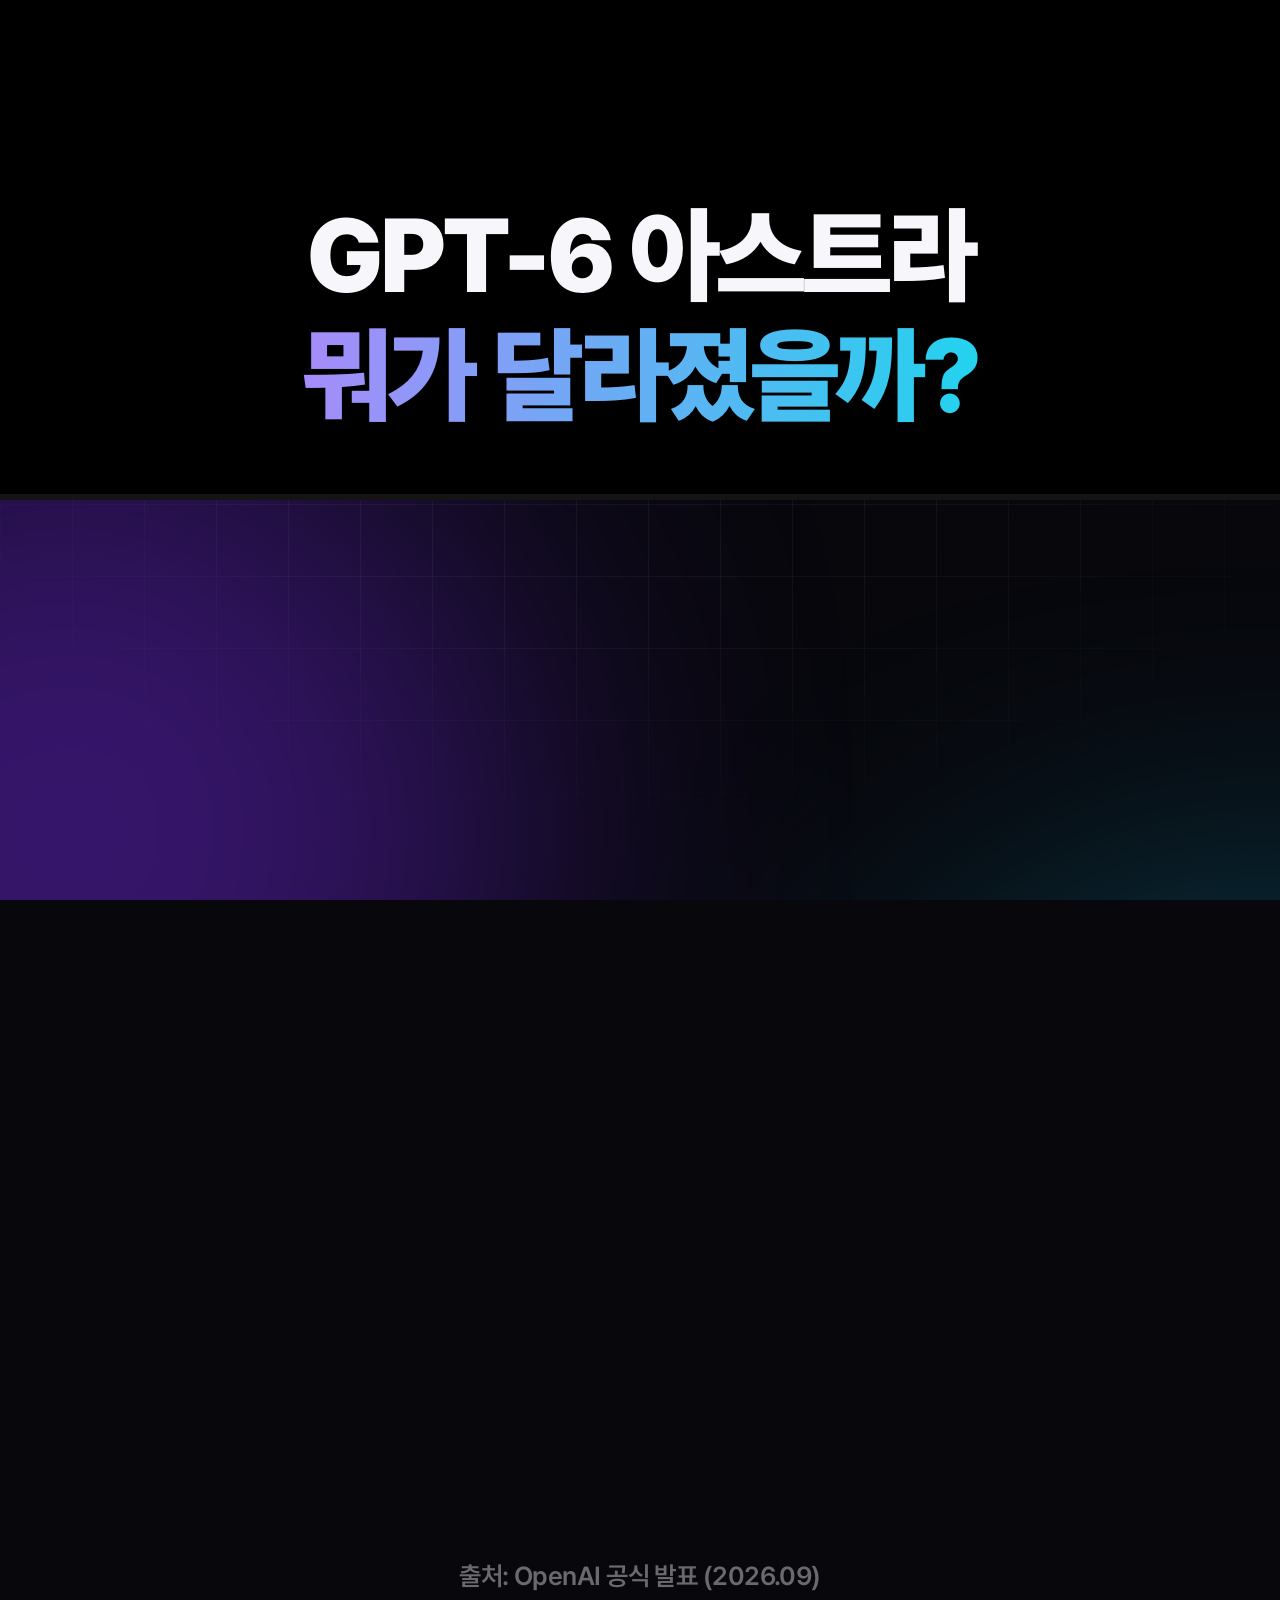
<file: shorts/001-gpt6-astra/episode.html>
<!doctype html>
<html lang="ko">
<head>
<meta charset="utf-8">
<link rel="stylesheet" href="../_assets/shorts.css">
<style>
  /* 1 히어로 */
  .hero { display: flex; flex-direction: column; align-items: center; justify-content: center; text-align: center; }
  .hero .big { font-size: 250px; font-weight: 900; line-height: .95; letter-spacing: -0.06em; background: var(--grad); -webkit-background-clip: text; color: transparent; filter: drop-shadow(0 0 60px rgba(139,92,246,.45)); }
  .hero .name { font-size: 84px; font-weight: 800; margin-top: 8px; }
  .hero .row { display: flex; gap: 18px; margin-top: 44px; }
  .hero .ring { position: absolute; width: 700px; height: 700px; border-radius: 50%; border: 2px solid rgba(167,139,250,.25); top: -30px; left: 64px; }

  /* 1b 질문 */
  .qmark { display: grid; place-items: center; }
  .qmark .q { font-size: 520px; font-weight: 900; line-height: 1; background: var(--grad); -webkit-background-clip: text; color: transparent; filter: drop-shadow(0 0 80px rgba(34,211,238,.45)); }

  /* 2 날짜 */
  .date { display: flex; align-items: center; justify-content: center; gap: 60px; }
  .cal { width: 380px; border-radius: 40px; overflow: hidden; background: var(--ink); color: var(--bg); box-shadow: 0 30px 90px rgba(0,0,0,.5); }
  .cal .m { background: var(--grad); color: #fff; font-size: 40px; font-weight: 800; padding: 22px; text-align: center; }
  .cal .d { font-size: 230px; font-weight: 900; text-align: center; line-height: 1.1; letter-spacing: -0.06em; }
  .date .side { display: flex; flex-direction: column; gap: 22px; }

  /* 3 사용처 */
  .avail { display: flex; flex-direction: column; justify-content: center; gap: 30px; }
  .avail .grid2 { display: grid; grid-template-columns: 1fr 1fr; gap: 22px; }
  .avail .chip { justify-content: center; font-size: 46px; padding: 30px; border-radius: 28px; }
  .avail .api { background: var(--grad); color: #07070c; border: 0; font-size: 60px; font-weight: 900; }

  /* 4 브라우저 */
  .win { padding: 0; }
  .win .bar { display: flex; align-items: center; gap: 12px; padding: 26px 32px; border-bottom: 1px solid var(--line); }
  .win .bar i { width: 20px; height: 20px; border-radius: 50%; }
  .win .url { margin-left: 18px; flex: 1; padding: 12px 24px; border-radius: 99px; background: rgba(255,255,255,.06); font-size: 26px; color: var(--sub); font-weight: 600; }
  .win .form { padding: 40px 48px; display: flex; flex-direction: column; gap: 26px; }
  .win .f { display: flex; align-items: center; gap: 24px; }
  .win .f span { width: 150px; font-size: 32px; font-weight: 700; color: var(--sub); }
  .win .f div { flex: 1; height: 88px; border-radius: 20px; background: rgba(255,255,255,.05); border: 2px solid rgba(34,211,238,.45); display: flex; align-items: center; padding: 0 28px; font-size: 38px; font-weight: 700; }
  .typing::after { content: ""; display: inline-block; width: 4px; height: 40px; margin-left: 4px; background: var(--cyan); vertical-align: -6px; }
  .win .status { position: absolute; right: 40px; bottom: 36px; background: var(--lime); color: #07070c; border: 0; font-size: 32px; }
  .cursor { position: absolute; width: 70px; right: 250px; top: 330px; filter: drop-shadow(0 8px 16px rgba(0,0,0,.6)); }

  /* 5 할 일 */
  .tasks { display: flex; flex-direction: column; justify-content: center; gap: 26px; }
  .task { display: flex; align-items: center; gap: 30px; padding: 32px 38px; border-radius: 30px; background: rgba(255,255,255,.05); border: 1.5px solid var(--line); font-size: 50px; font-weight: 800; }

  /* 6 파일 */
  .files { display: flex; align-items: center; justify-content: center; gap: 30px; }
  .file { width: 260px; height: 340px; border-radius: 30px; background: var(--surface-2); border: 2px solid var(--c); position: relative; padding: 30px; box-shadow: 0 0 60px color-mix(in srgb, var(--c) 30%, transparent); }
  .file .t { position: absolute; left: 30px; bottom: 26px; font-size: 44px; font-weight: 900; color: var(--c); }
  .file .ln { height: 16px; border-radius: 8px; background: color-mix(in srgb, var(--c) 55%, transparent); margin-bottom: 18px; }
  .file .cells { display: grid; grid-template-columns: repeat(3, 1fr); gap: 8px; }
  .file .cells div { height: 34px; border-radius: 6px; background: color-mix(in srgb, var(--c) 30%, transparent); }
  .file .cells div:nth-child(-n+3) { background: var(--c); }
  .file .sl { height: 120px; border-radius: 14px; background: color-mix(in srgb, var(--c) 70%, transparent); margin-bottom: 18px; }

  /* 7 리서치 → 요약 */
  .research { display: flex; align-items: center; gap: 30px; }
  .research .col { flex: 1; display: flex; flex-direction: column; gap: 22px; }
  .sr { border-radius: 18px; background: rgba(255,255,255,.05); padding: 22px; }
  .sr .h { height: 18px; border-radius: 9px; background: var(--cyan); margin-bottom: 14px; }
  .sr .b { height: 12px; border-radius: 6px; background: rgba(255,255,255,.18); width: 90%; }
  .arrow { font-size: 80px; font-weight: 900; color: var(--lime); }
  .sum { flex: 1.2; border-radius: 26px; background: var(--ink); color: #07070c; padding: 34px; min-height: 420px; }
  .sum h4 { font-size: 40px; font-weight: 900; margin-bottom: 18px; }
  .sum p { font-size: 32px; font-weight: 700; line-height: 1.5; white-space: pre-line; }
  .sum .typing::after { background: var(--violet); height: 32px; }

  /* 8·9 타임라인 */
  .flow { display: flex; flex-direction: column; justify-content: center; gap: 22px; }
  .step { display: flex; align-items: center; gap: 26px; padding: 28px 34px; border-radius: 28px; background: rgba(255,255,255,.05); border: 1.5px solid var(--line); font-size: 44px; font-weight: 800; }
  .step .tag { margin-left: auto; font-size: 30px; font-weight: 800; padding: 10px 22px; border-radius: 99px; }
  .step.run { border-color: var(--cyan); }
  .spin { width: 64px; height: 64px; border-radius: 50%; border: 8px solid rgba(34,211,238,.25); border-top-color: var(--cyan); flex: none; }
  .change { align-self: center; background: var(--violet); border: 0; font-size: 44px; padding: 22px 40px; box-shadow: 0 16px 60px rgba(139,92,246,.6); }
  .keep { background: rgba(212,255,58,.15); color: var(--lime); }
  .new { background: rgba(139,92,246,.25); color: #c4b5fd; }

  /* 10 게이지 */
  .gauge { display: flex; flex-direction: column; align-items: center; justify-content: center; }
  .dial { position: relative; width: 640px; height: 320px; overflow: hidden; }
  .dial .arc { position: absolute; width: 640px; height: 640px; border-radius: 50%;
    background: conic-gradient(from 270deg, #22c55e 0 44deg, transparent 44deg 46deg, #eab308 46deg 89deg, transparent 89deg 91deg, #f97316 91deg 134deg, transparent 134deg 136deg, #ff4d6d 136deg 180deg, transparent 180deg);
    -webkit-mask: radial-gradient(circle, transparent 205px, #000 206px); }
  .needle { position: absolute; left: 313px; bottom: 0; width: 14px; height: 270px; border-radius: 7px; background: var(--ink); transform-origin: 50% 100%; }
  .hub { position: absolute; left: 290px; bottom: -30px; width: 60px; height: 60px; border-radius: 50%; background: var(--ink); }
  .gauge .lv { display: flex; justify-content: space-between; width: 700px; margin-top: 26px; font-size: 30px; font-weight: 800; color: var(--sub); }
  .gauge .lv span:last-child { color: var(--danger); }
  .crit { margin-top: 30px; background: var(--danger); border: 0; font-size: 48px; font-weight: 900; box-shadow: 0 0 80px rgba(255,77,109,.6); }

  /* 11 코드 */
  .code { font-family: ui-monospace, monospace; padding: 44px 0; }
  .code .l { display: flex; gap: 30px; padding: 10px 48px; font-size: 32px; font-weight: 600; color: #a5a5c0; letter-spacing: 0; }
  .code .l em { color: #55556e; font-style: normal; width: 40px; text-align: right; }
  .code .l.hit { background: rgba(255,77,109,.18); border-left: 8px solid var(--danger); color: #ffd1da; }
  .code .alertwrap { position: absolute; left: 0; right: 0; bottom: 50px; display: flex; justify-content: center; }

  /* 12 CTA */
  .cta { display: flex; flex-direction: column; align-items: center; justify-content: center; gap: 28px; }
  .avatar { width: 220px; height: 220px; border-radius: 50%; background: var(--grad); display: grid; place-items: center; font-size: 90px; font-weight: 900; color: #07070c; box-shadow: 0 0 100px rgba(139,92,246,.5); }
  .cta .nm { font-size: 60px; font-weight: 900; }
  .follow { background: var(--danger); border: 0; font-size: 52px; padding: 26px 70px; }
</style>
</head>
<body>
<div class="bg"><div class="orb o1"></div><div class="orb o2"></div><div class="grid"></div></div>

<div class="progress"><div></div></div>
<div class="top">
  <div class="headline">GPT-6 아스트라<br><span class="g">뭐가 달라졌을까?</span></div>
</div>

<div class="stage">
  <!-- 1 -->
  <section class="beat" data-d="1.8">
    <div class="card hero">
      <div class="ring"></div>
      <div class="big">GPT-6</div>
      <div class="name">Astra</div>
      <div class="row"><span class="chip pop" data-at=".35" style="color:var(--lime)">NEW MODEL</span><span class="chip pop" data-at=".5">OpenAI</span></div>
    </div>
  </section>
  <!-- 1b 질문 -->
  <section class="beat" data-d="1.8">
    <div class="card qmark"><div class="q pop" data-at=".05">?</div></div>
  </section>
  <!-- 2 -->
  <section class="beat" data-d="2.4">
    <div class="card date">
      <div class="cal"><div class="m">2026 · SEP</div><div class="d">03</div></div>
      <div class="side">
        <span class="label pop" data-at=".2">RELEASE</span>
        <span class="chip pop" data-at=".35">제한 프리뷰</span>
        <span class="chip pop" data-at=".6" style="color:var(--cyan)">→ 순차 확대</span>
      </div>
    </div>
  </section>
  <!-- 3 -->
  <section class="beat" data-d="2.1">
    <div class="card avail">
      <span class="label">지금 쓸 수 있는 곳</span>
      <div class="grid2">
        <span class="chip pop" data-at=".15">Plus</span><span class="chip pop" data-at=".25">Pro</span>
        <span class="chip pop" data-at=".35">Business</span><span class="chip pop" data-at=".45">Enterprise</span>
      </div>
      <span class="chip api pop" data-at=".8">+ API</span>
    </div>
  </section>
  <!-- 4 -->
  <section class="beat" data-d="2.3">
    <div class="card win">
      <div class="bar"><i style="background:#ff5f57"></i><i style="background:#febc2e"></i><i style="background:#28c840"></i><div class="url">signup-form · 자동 입력</div></div>
      <div class="form">
        <div class="f"><span>이름</span><div data-type data-at=".2" data-cps="12">김에이</div></div>
        <div class="f"><span>이메일</span><div data-type data-at=".55" data-cps="30">ai@shorts.kr</div></div>
        <div class="f"><span>회사</span><div data-type data-at="1.1" data-cps="16">AI 브리핑</div></div>
      </div>
      <span class="chip status pop" data-at=".3">AI가 직접 입력 중</span>
      <svg class="cursor pop" data-at=".1" viewBox="0 0 24 24"><path d="M4 2l15 11-6.5 1.2L16 21l-3 1.3-3.4-6.7L4 20z" fill="#fff" stroke="#07070c" stroke-width="1.2" stroke-linejoin="round"/></svg>
    </div>
  </section>
  <!-- 5 -->
  <section class="beat" data-d="2.5">
    <div class="card tasks">
      <div class="task pop" data-at=".1"><span class="check"><svg viewBox="0 0 24 24"><path d="M5 12.5l4.5 4.5L19 7.5" stroke="#07070c" stroke-width="3.4" fill="none" stroke-linecap="round" stroke-linejoin="round"/></svg></span>온라인 양식 작성</div>
      <div class="task pop" data-at=".5"><span class="check"><svg viewBox="0 0 24 24"><path d="M5 12.5l4.5 4.5L19 7.5" stroke="#07070c" stroke-width="3.4" fill="none" stroke-linecap="round" stroke-linejoin="round"/></svg></span>CRM 고객 정보 업데이트</div>
      <div class="task pop" data-at=".9"><span class="check"><svg viewBox="0 0 24 24"><path d="M5 12.5l4.5 4.5L19 7.5" stroke="#07070c" stroke-width="3.4" fill="none" stroke-linecap="round" stroke-linejoin="round"/></svg></span>캘린더 일정 정리</div>
    </div>
  </section>
  <!-- 6 -->
  <section class="beat" data-d="2.1">
    <div class="card files">
      <div class="file pop" data-at=".1" style="--c:#60a5fa"><div class="ln"></div><div class="ln"></div><div class="ln" style="width:70%"></div><div class="ln"></div><div class="ln" style="width:50%"></div><span class="t">DOCX</span></div>
      <div class="file pop" data-at=".35" style="--c:#34d399"><div class="cells"><div></div><div></div><div></div><div></div><div></div><div></div><div></div><div></div><div></div><div></div><div></div><div></div></div><span class="t">XLSX</span></div>
      <div class="file pop" data-at=".6" style="--c:#fb923c"><div class="sl"></div><div class="ln" style="width:80%"></div><div class="ln" style="width:55%"></div><span class="t">PPTX</span></div>
    </div>
  </section>
  <!-- 7 -->
  <section class="beat" data-d="2.1">
    <div class="card research">
      <div class="col">
        <span class="label">SEARCH</span>
        <div class="sr pop" data-at=".05"><div class="h" data-grow="80" data-at=".1"></div><div class="b"></div></div>
        <div class="sr pop" data-at=".2"><div class="h" data-grow="60" data-at=".25"></div><div class="b"></div></div>
        <div class="sr pop" data-at=".35"><div class="h" data-grow="72" data-at=".4"></div><div class="b"></div></div>
      </div>
      <div class="arrow pop" data-at=".55">→</div>
      <div class="sum pop" data-at=".6"><h4>요약 초안</h4><p data-type data-at=".7" data-cps="42">1. 시장 규모 2배 성장
2. 경쟁사 3곳 신제품 출시
3. 다음 분기 핵심 과제</p></div>
    </div>
  </section>
  <!-- 8 -->
  <section class="beat" data-d="2.1">
    <div class="card flow">
      <div class="step"><span class="check"><svg viewBox="0 0 24 24"><path d="M5 12.5l4.5 4.5L19 7.5" stroke="#07070c" stroke-width="3.4" fill="none" stroke-linecap="round" stroke-linejoin="round"/></svg></span>자료 수집</div>
      <div class="step"><span class="check"><svg viewBox="0 0 24 24"><path d="M5 12.5l4.5 4.5L19 7.5" stroke="#07070c" stroke-width="3.4" fill="none" stroke-linecap="round" stroke-linejoin="round"/></svg></span>표 정리</div>
      <div class="step run"><span class="spin"></span>보고서 작성 중</div>
      <span class="chip change pop" data-at=".6">"표 말고 그래프로 바꿔줘"</span>
    </div>
  </section>
  <!-- 9 -->
  <section class="beat" data-d="2.1">
    <div class="card flow">
      <div class="step"><span class="check"><svg viewBox="0 0 24 24"><path d="M5 12.5l4.5 4.5L19 7.5" stroke="#07070c" stroke-width="3.4" fill="none" stroke-linecap="round" stroke-linejoin="round"/></svg></span>자료 수집<span class="tag keep pop" data-at=".15">유지</span></div>
      <div class="step"><span class="check"><svg viewBox="0 0 24 24"><path d="M5 12.5l4.5 4.5L19 7.5" stroke="#07070c" stroke-width="3.4" fill="none" stroke-linecap="round" stroke-linejoin="round"/></svg></span>표 정리<span class="tag keep pop" data-at=".3">유지</span></div>
      <div class="step run"><span class="spin"></span>그래프로 작성 중<span class="tag new pop" data-at=".5">변경 반영</span></div>
    </div>
  </section>
  <!-- 10 -->
  <section class="beat" data-d="2.1">
    <div class="card gauge">
      <span class="label" style="margin-bottom:34px">사이버보안 위험도 평가</span>
      <div class="dial"><div class="arc"></div><div class="needle" data-rot="-80,68" data-at=".2"></div><div class="hub"></div></div>
      <div class="lv"><span>Low</span><span>Medium</span><span>High</span><span>Critical</span></div>
      <span class="chip crit pop" data-at="1.0">CRITICAL · OpenAI 첫 사례</span>
    </div>
  </section>
  <!-- 11 -->
  <section class="beat" data-d="2.3">
    <div class="card code">
      <div class="l"><em>12</em>def login(user, pw):</div>
      <div class="l"><em>13</em>  q = "SELECT * FROM users</div>
      <div class="l hit pop" data-at=".35"><em>14</em>    WHERE id='" + user + "'"</div>
      <div class="l"><em>15</em>  return db.run(q)</div>
      <div class="l"><em>16</em></div>
      <div class="alertwrap"><span class="chip pop" data-at=".7" style="background:var(--danger);border:0;font-size:42px;font-family:Pretendard;letter-spacing:-0.03em">미공개 취약점 발견</span></div>
    </div>
  </section>
  <!-- 12 -->
  <section class="beat" data-d="2.4">
    <div class="card cta">
      <div class="avatar pop" data-at=".05">AI</div>
      <div class="nm">AI 30초 브리핑</div>
      <span class="chip follow pop" data-at=".45">팔로우</span>
    </div>
  </section>
</div>

<div class="captions">
  <div class="cap">드디어 <b>GPT의 신모델</b></div>
  <div class="cap">뭐가 그렇게<br>달라졌을까요?</div>
  <div class="cap"><b>9월 3일</b>, 프리뷰로<br>먼저 공개됐고요</div>
  <div class="cap"><b>유료 플랜</b>과<br><b>API</b>로 쓸 수 있어요</div>
  <div class="cap">가장 큰 변화,<br><b>컴퓨터를 직접 조작</b>해요</div>
  <div class="cap">양식 입력, <b>CRM 업데이트</b>,<br>일정 정리까지</div>
  <div class="cap"><b>문서·엑셀·PPT</b>도<br>알아서 만들고</div>
  <div class="cap">리서치해서<br><b>요약 초안</b>까지 써줘요</div>
  <div class="cap">일하는 <b>도중에</b><br><b>지시를 바꿔도</b> 되고</div>
  <div class="cap">이미 끝낸 작업은<br><b>그대로 유지</b>돼요</div>
  <div class="cap">다만 보안 위험도<br><b class="r">최고 등급</b> 첫 모델</div>
  <div class="cap"><b class="r">보안 취약점</b>까지<br>찾아낼 수준이에요</div>
  <div class="cap">매일 AI 소식,<br><b>팔로우</b>하고 받아보세요</div>
</div>

<div class="source">출처: OpenAI 공식 발표 (2026.09)</div>
<script src="../_assets/shorts.js"></script>
</body>
</html>
</file>
<file: shorts/_assets/shorts.css>
/* 쇼츠 공통 디자인 시스템 — 1080x1920, "Midnight + Electric" 톤 */
@font-face { font-family: "Pretendard"; font-weight: 500; src: url("fonts/Pretendard-Medium.otf"); }
@font-face { font-family: "Pretendard"; font-weight: 600; src: url("fonts/Pretendard-SemiBold.otf"); }
@font-face { font-family: "Pretendard"; font-weight: 700; src: url("fonts/Pretendard-Bold.otf"); }
@font-face { font-family: "Pretendard"; font-weight: 800; src: url("fonts/Pretendard-ExtraBold.otf"); }
@font-face { font-family: "Pretendard"; font-weight: 900; src: url("fonts/Pretendard-Black.otf"); }

:root {
  --bg: #07070c;
  --surface: #12121c;
  --surface-2: #1b1b29;
  --line: rgba(255, 255, 255, 0.09);
  --ink: #f7f7fb;
  --sub: #9a9ab3;
  --violet: #8b5cf6;
  --cyan: #22d3ee;
  --lime: #d4ff3a;
  --danger: #ff4d6d;
  --grad: linear-gradient(95deg, #a78bfa 0%, #22d3ee 100%);
}

* { margin: 0; padding: 0; box-sizing: border-box; }
html, body { width: 1080px; height: 1920px; overflow: hidden; background: var(--bg); }
body {
  font-family: "Pretendard", sans-serif; color: var(--ink);
  letter-spacing: -0.035em; word-break: keep-all; -webkit-font-smoothing: antialiased;
}

/* 배경: 은은한 오로라 + 그리드 */
.bg { position: absolute; inset: 0; overflow: hidden; }
.bg .orb { position: absolute; border-radius: 50%; filter: blur(140px); opacity: .55; }
.bg .o1 { width: 900px; height: 900px; left: -380px; top: 380px; background: #5b21b6; }
.bg .o2 { width: 800px; height: 800px; right: -380px; top: 900px; background: #0e7490; }
.bg .grid {
  position: absolute; inset: 0; opacity: .5;
  background-image: linear-gradient(var(--line) 1px, transparent 1px), linear-gradient(90deg, var(--line) 1px, transparent 1px);
  background-size: 72px 72px;
  mask-image: radial-gradient(ellipse 80% 60% at 50% 50%, #000 30%, transparent 75%);
}

/* 상단 고정 헤더 바: 질문형 제목 (영상 내내 유지) */
.top { position: absolute; top: 0; left: 0; right: 0; height: 500px; background: #000;
  display: flex; align-items: flex-end; justify-content: center; padding-bottom: 64px; text-align: center; }
.headline { font-size: 104px; line-height: 1.16; font-weight: 900; letter-spacing: -0.04em; }
.headline .g { background: var(--grad); -webkit-background-clip: text; color: transparent; }

.progress { position: absolute; top: 494px; left: 0; right: 0; height: 6px; background: rgba(255,255,255,.08); z-index: 2; }
.progress > div { height: 100%; width: 0; background: var(--grad); }

/* 가운데 비주얼 무대 */
.stage { position: absolute; top: 590px; left: 50px; width: 980px; height: 680px; }
.beat, .cap { position: absolute; opacity: 0; will-change: transform, opacity; }
.beat { inset: 0; display: flex; align-items: center; justify-content: center; }

.card {
  width: 100%; height: 100%; border-radius: 44px; padding: 56px;
  background: linear-gradient(180deg, rgba(255,255,255,.07), rgba(255,255,255,.02));
  border: 1.5px solid rgba(255,255,255,.12);
  box-shadow: 0 40px 120px rgba(0,0,0,.55), inset 0 1px 0 rgba(255,255,255,.08);
  backdrop-filter: blur(20px); position: relative; overflow: hidden;
}

/* 하단 자막 */
.captions { position: absolute; top: 1325px; left: 60px; right: 60px; height: 200px; }
.cap { inset: 0; display: block; text-align: center;
  font-size: 80px; line-height: 1.2; font-weight: 900;
  -webkit-text-stroke: 14px #000; paint-order: stroke fill; text-shadow: 0 8px 30px rgba(0,0,0,.7); }
.cap b { font-weight: 900; color: var(--lime); }
.cap b.r { color: var(--danger); }

/* 공통 소품 */
.chip { display: inline-flex; align-items: center; gap: 12px; padding: 16px 30px; border-radius: 99px; font-size: 38px; font-weight: 800;
  background: var(--surface-2); border: 1.5px solid var(--line); }
.label { font-size: 30px; font-weight: 700; color: var(--sub); letter-spacing: 0.02em; }
.pop { opacity: 0; }
.check { width: 64px; height: 64px; border-radius: 50%; background: var(--lime); display: grid; place-items: center; flex: none; }
.check svg { width: 38px; height: 38px; }
.source { position: absolute; top: 1560px; left: 0; right: 0; text-align: center; font-size: 26px; font-weight: 600; color: rgba(255,255,255,.4); }
</file>
